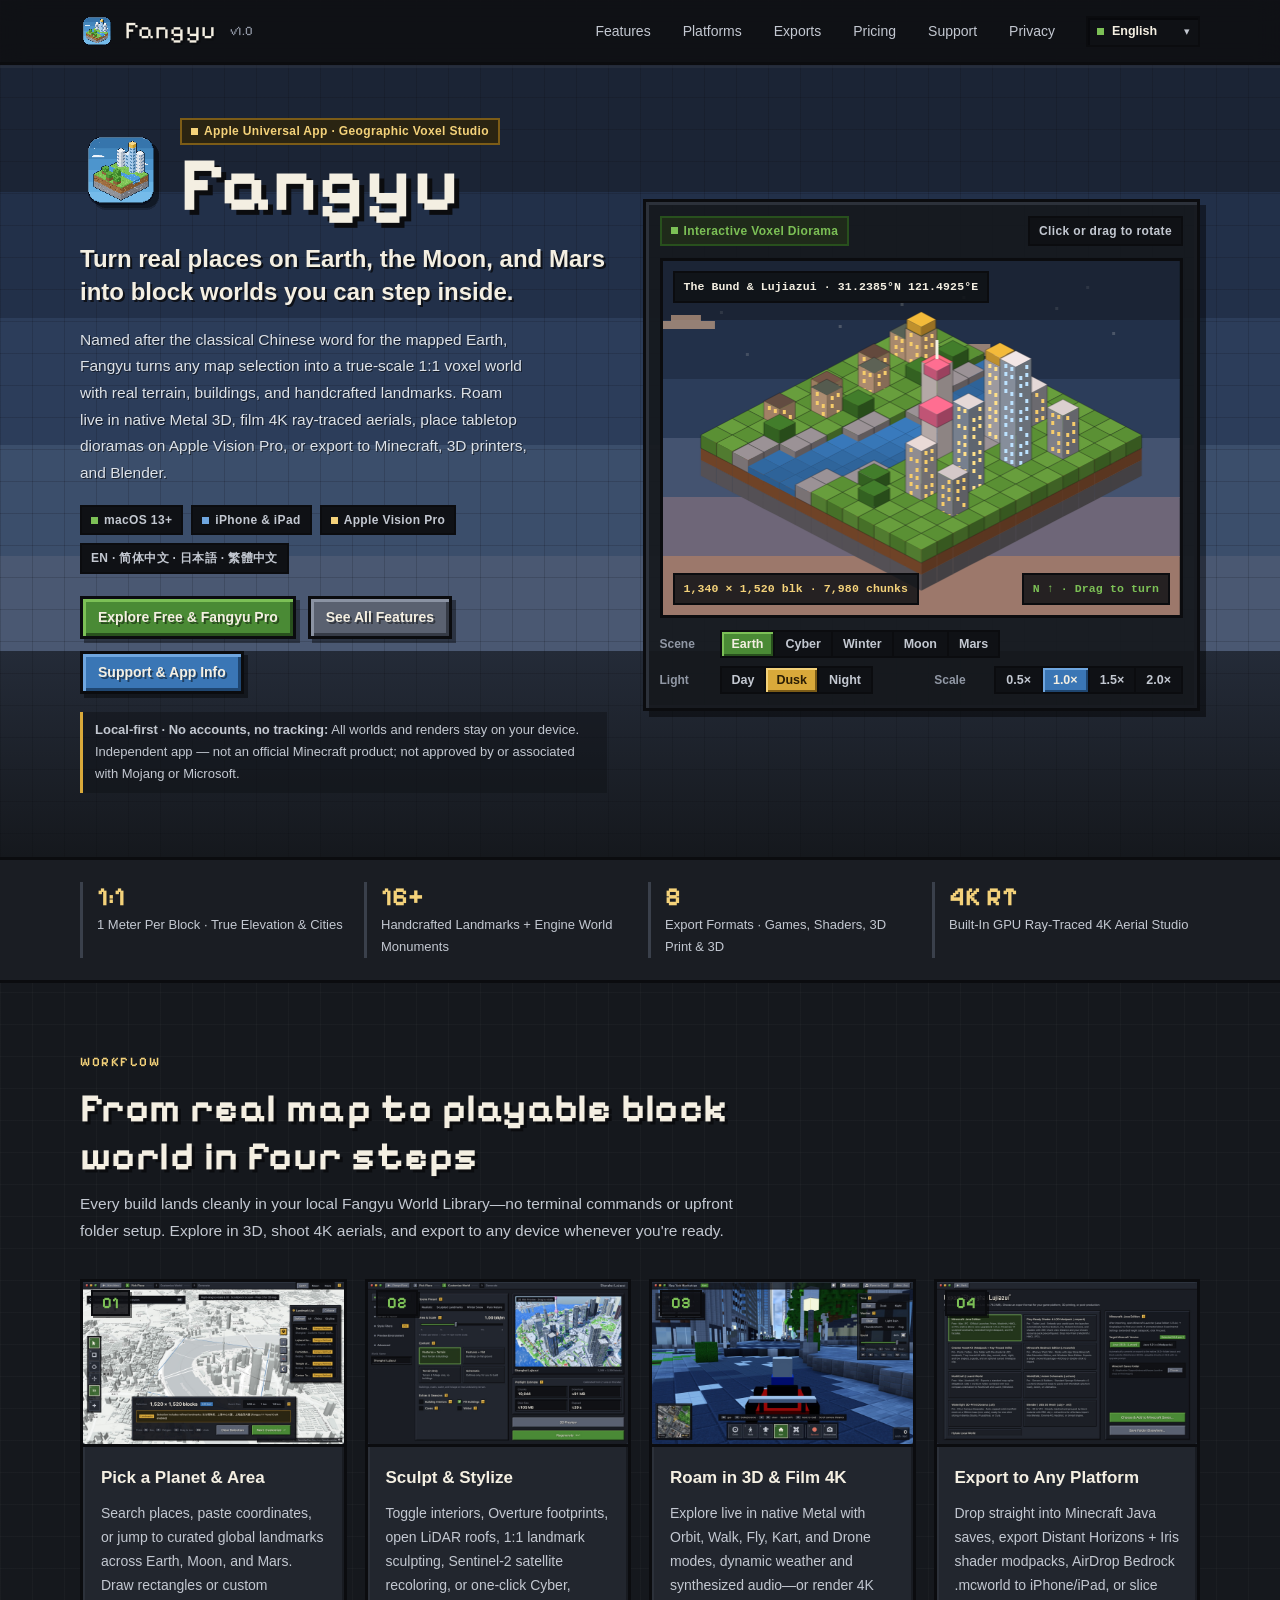
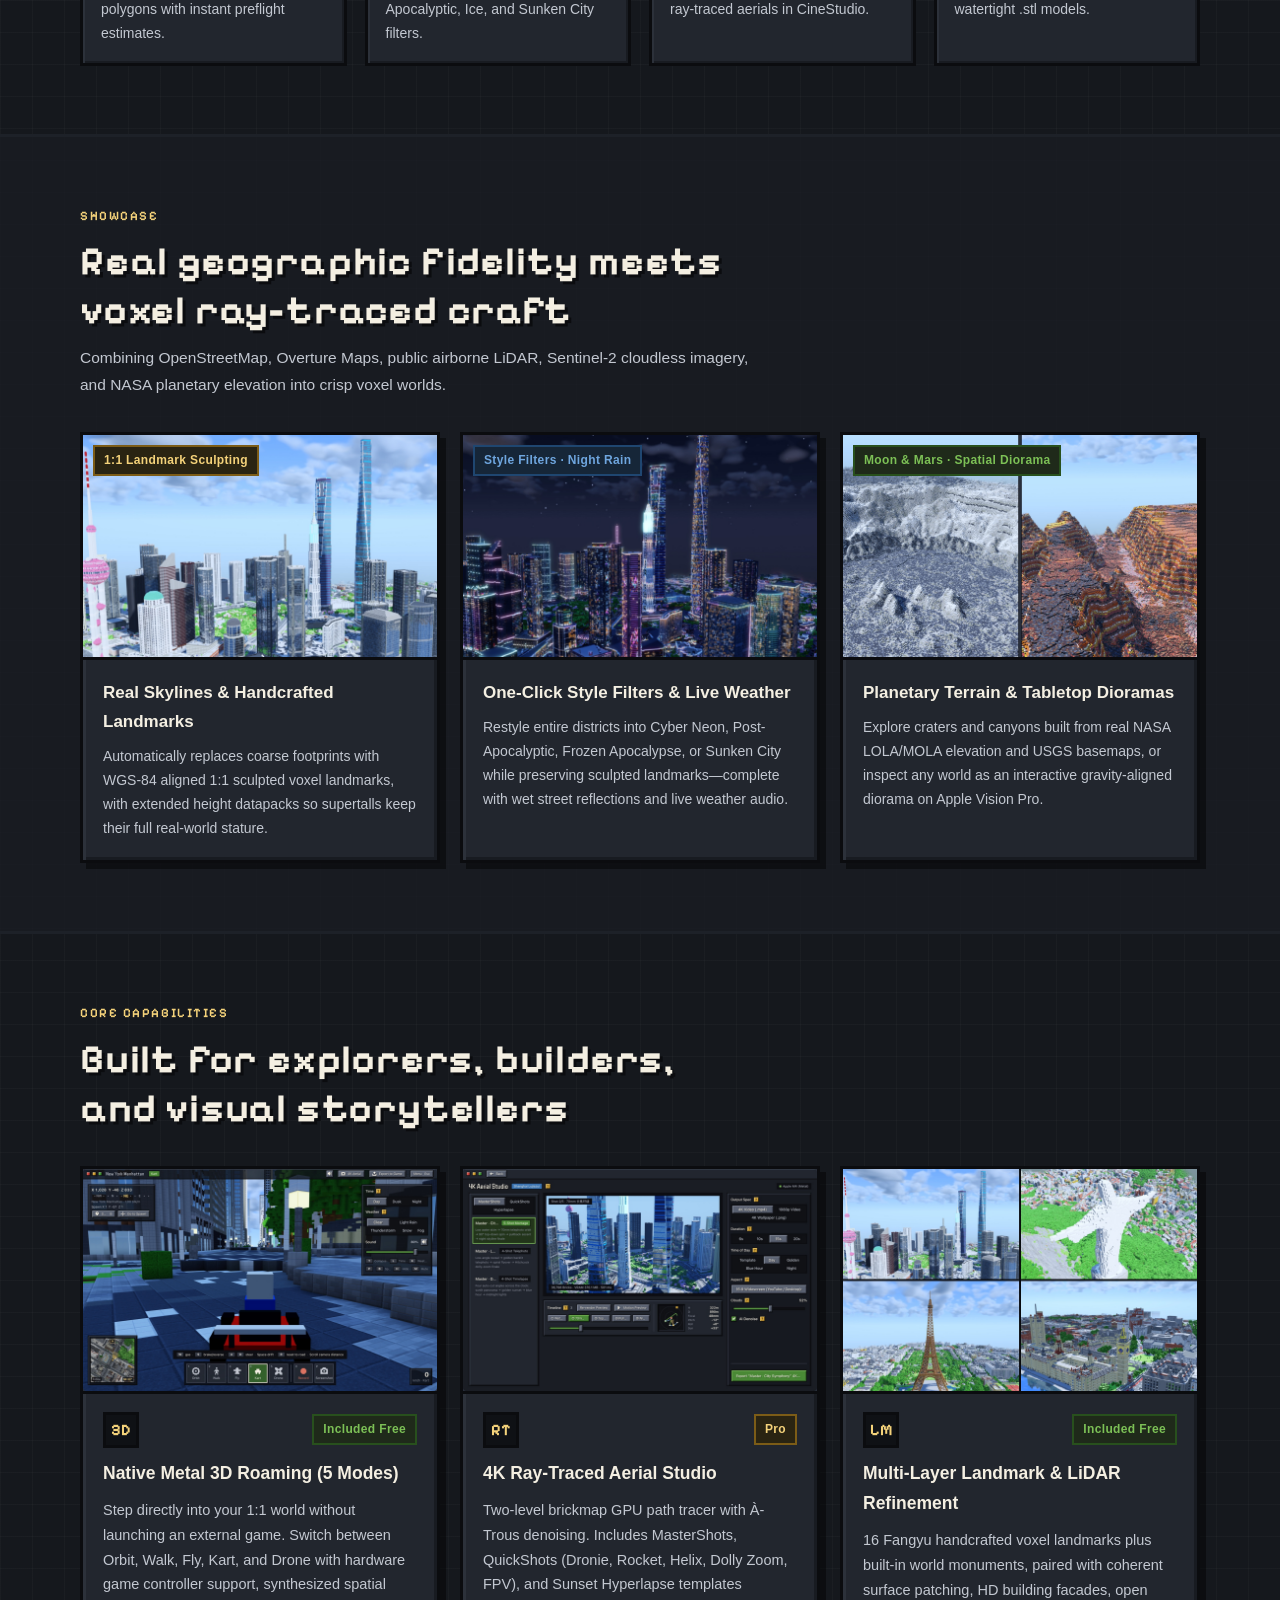
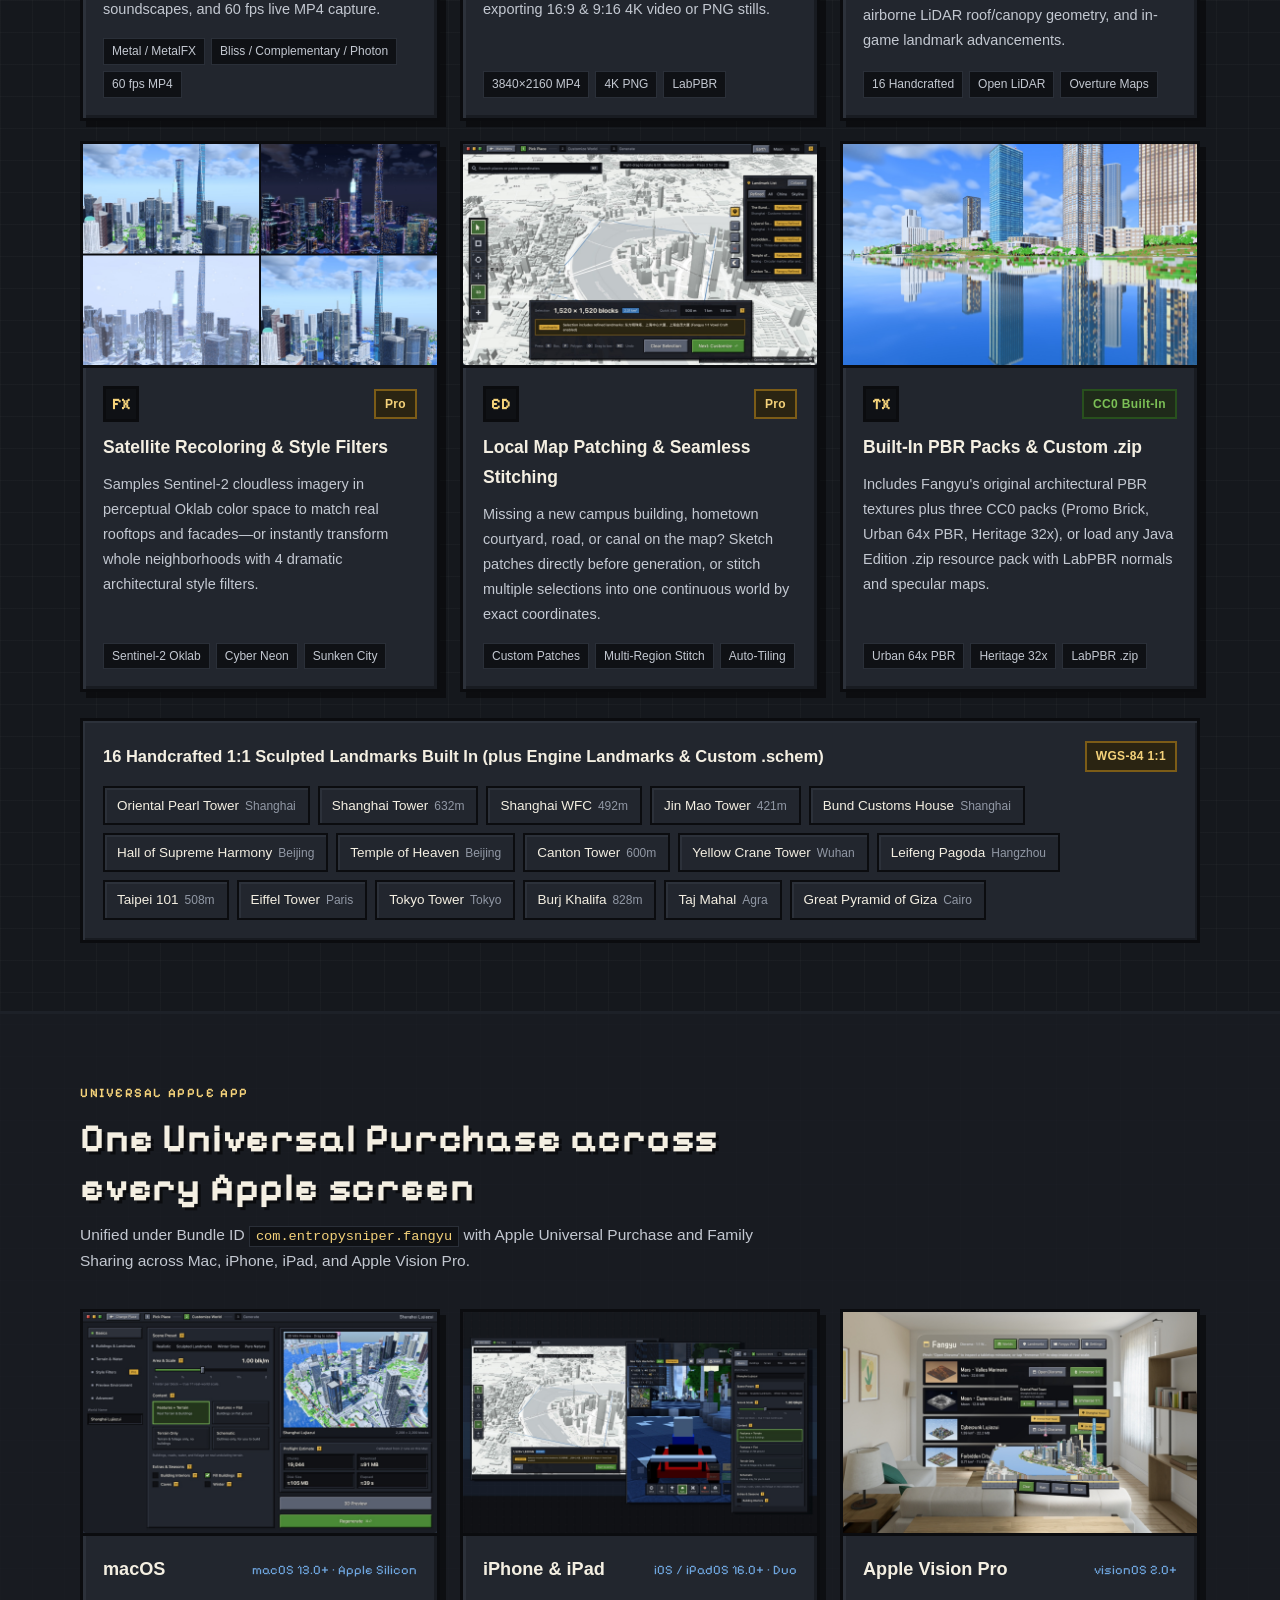
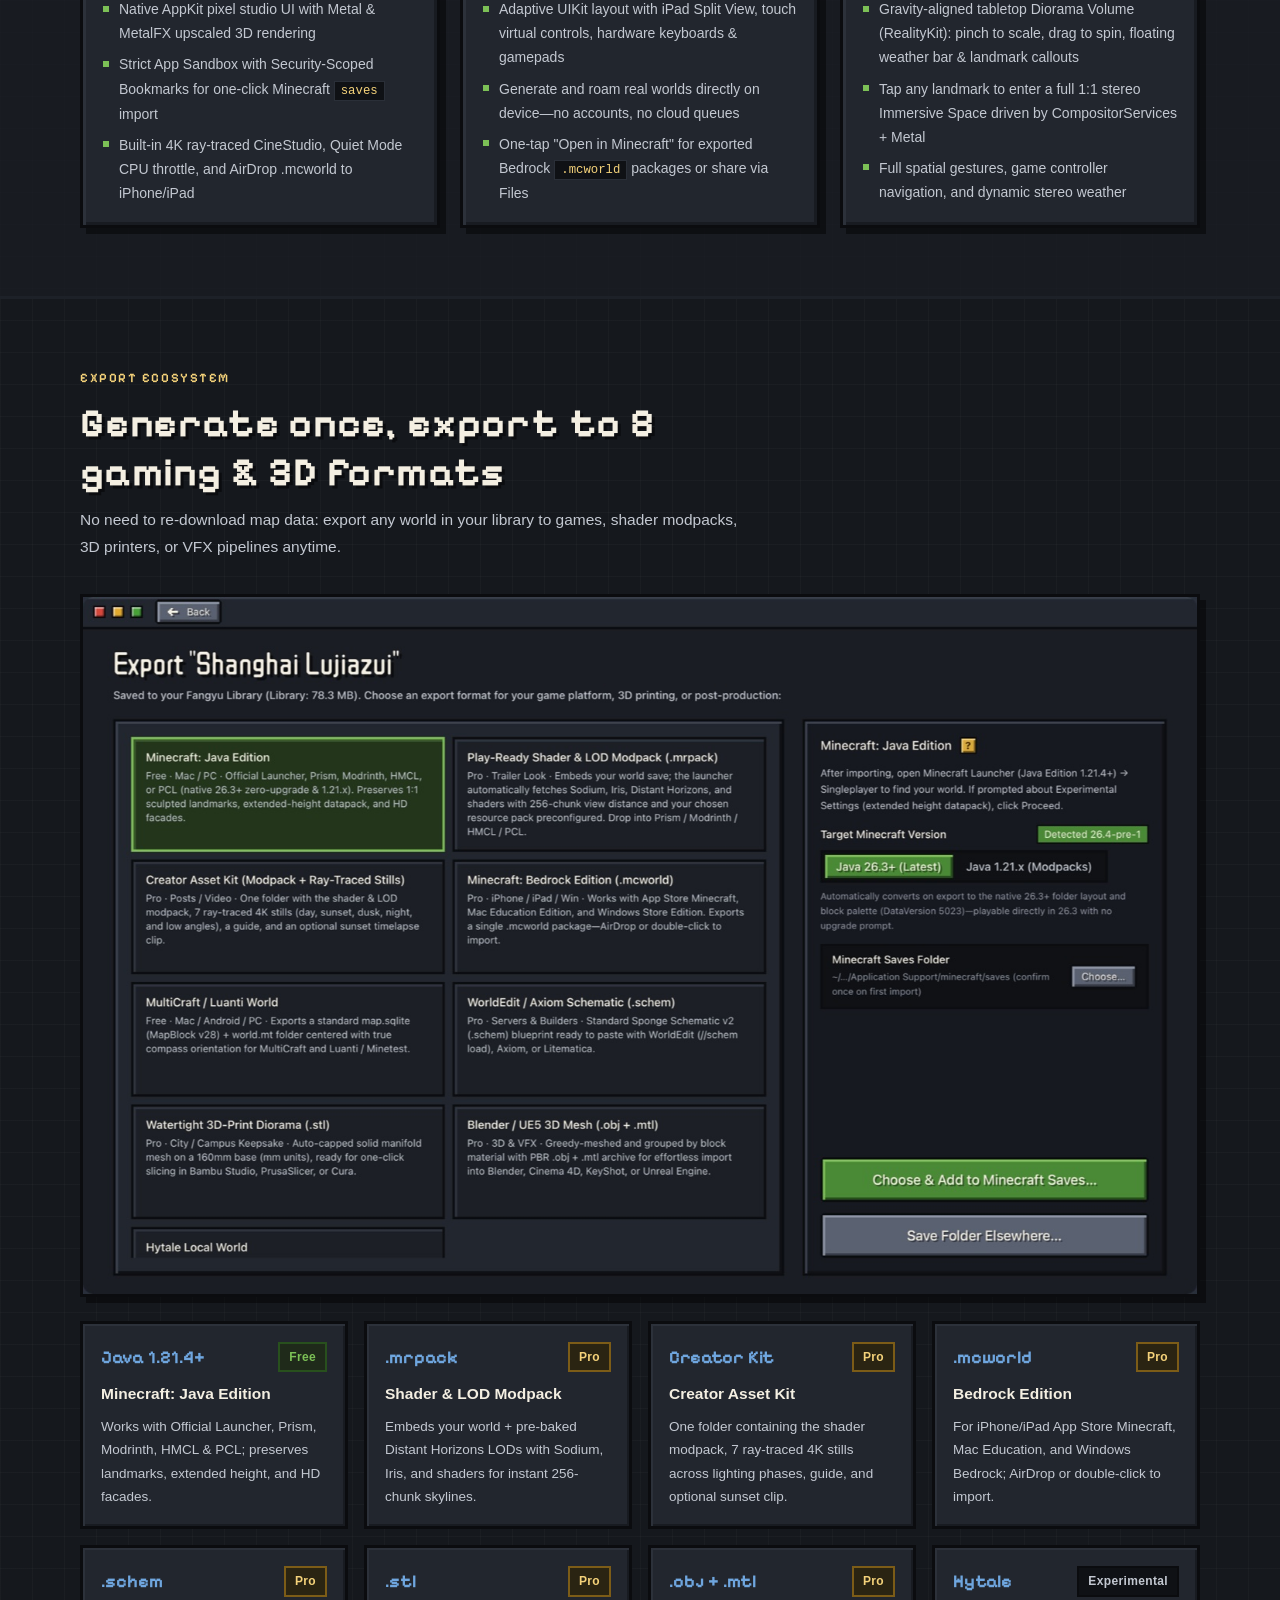
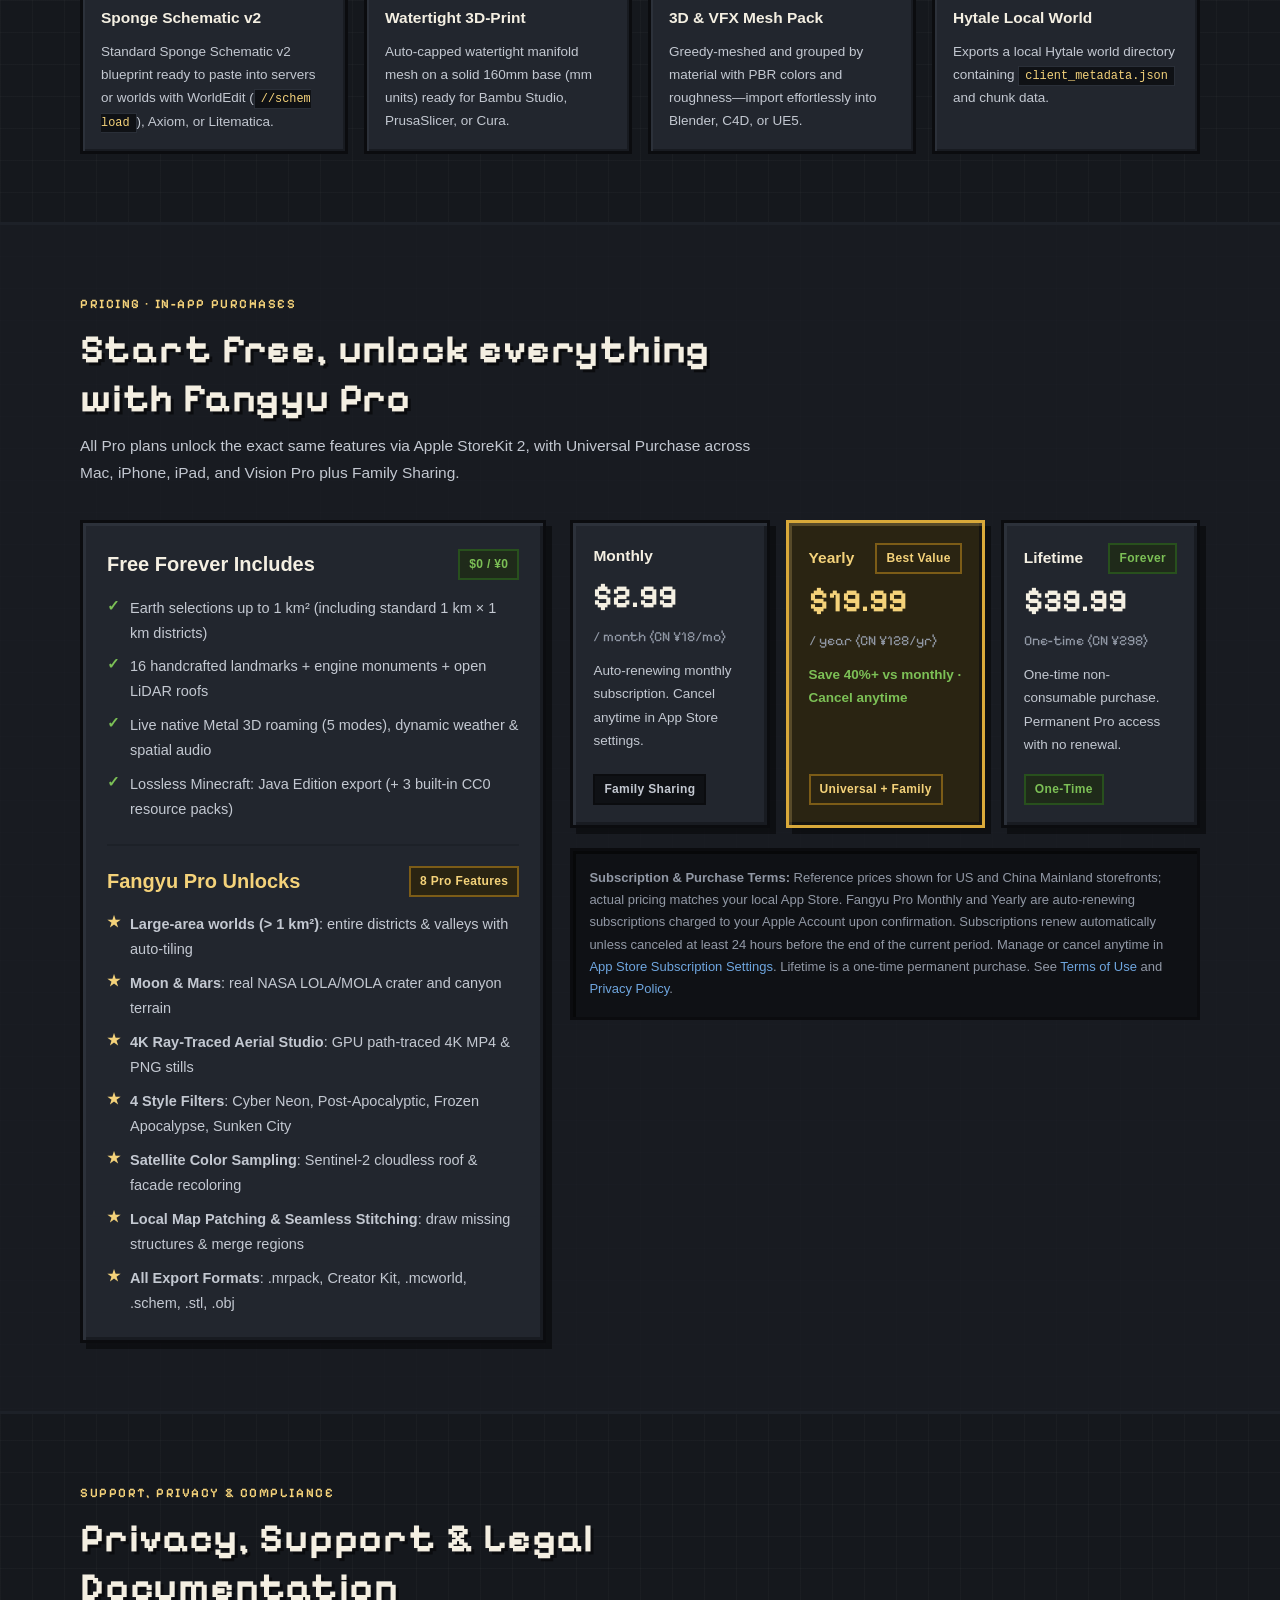
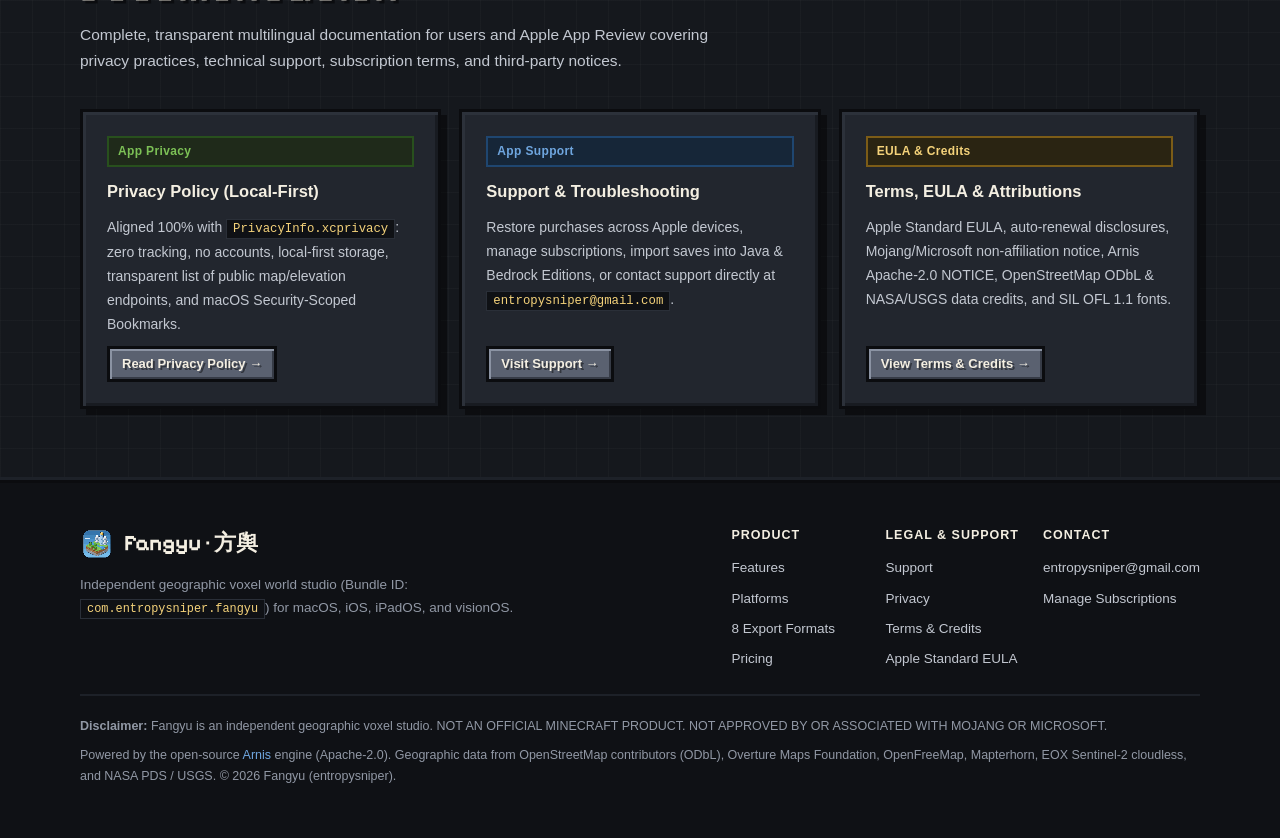
<file: index.html>
<!doctype html>
<html lang="en" data-lang="en">
<head>
  <meta charset="utf-8" />
  <meta name="viewport" content="width=device-width, initial-scale=1, viewport-fit=cover" />
  <title>Fangyu — Turn Real Places Into Block Worlds</title>
  <meta name="description" content="Fangyu is a local-first geographic voxel world studio for macOS, iPhone, iPad, and Apple Vision Pro: select any area on Earth, the Moon, or Mars to build 1:1 terrain and handcrafted landmarks, roam live in native Metal 3D, film 4K ray-traced aerials, and export to Minecraft, 3D printing, and Blender." />
  <meta name="theme-color" content="#15181D" />
  <meta property="og:type" content="website" />
  <meta property="og:title" content="Fangyu — Turn Real Places Into Block Worlds" />
  <meta property="og:description" content="Select any place on Earth, the Moon, or Mars to build a 1:1 block world you can explore in native Metal 3D, film in 4K ray tracing, and export across platforms." />
  <meta property="og:image" content="./assets/showcase-bund.jpg?v=20261127b" />
  <link rel="icon" type="image/png" href="./assets/favicon.png" />
  <link rel="apple-touch-icon" href="./assets/apple-touch-icon.png" />
  <link rel="preconnect" href="https://fonts.googleapis.com" />
  <link rel="preconnect" href="https://fonts.gstatic.com" crossorigin />
  <link href="https://fonts.googleapis.com/css2?family=Pixelify+Sans:wght@500;700&family=ZCOOL+QingKe+HuangYou&display=swap" rel="stylesheet" />
  <link rel="stylesheet" href="./assets/fangyu.css?v=20261127b" />
  <script src="./assets/i18n-home.js"></script>
  <script src="./assets/site.js?v=20261127b"></script>
</head>
<body>

  <!-- Top Navigation -->
  <header class="site-nav">
    <div class="wrap nav-inner">
      <a class="brand" href="./index.html" aria-label="Fangyu Home">
        <img class="brand-icon" src="./assets/app-icon-256.png" alt="Fangyu App Icon" width="34" height="34" />
        <span class="brand-name" data-t="brand.name">Fangyu</span>
        <span class="brand-sub">v1.0</span>
      </a>

      <nav class="nav-links" aria-label="Primary">
        <a href="#features" data-t="nav.features">Features</a>
        <a href="#platforms" data-t="nav.platforms">Platforms</a>
        <a href="#exports" data-t="nav.exports">Exports</a>
        <a href="#pricing" data-t="nav.pricing">Pricing</a>
        <a href="./support.html" data-t="nav.support">Support</a>
        <a href="./privacy.html" data-t="nav.privacy">Privacy</a>
      </nav>

      <div class="lang-select-wrap">
        <select class="lang-select" data-lang-select aria-label="Language">
          <option value="en" selected>English</option>
          <option value="zh">简体中文</option>
          <option value="de">Deutsch</option>
          <option value="pt">Português</option>
          <option value="es">Español</option>
          <option value="ja">日本語</option>
          <option value="ko">한국어</option>
        </select>
      </div>
    </div>
  </header>

  <main>
    <!-- Hero Section -->
    <section class="hero">
      <div class="wrap hero-grid">
        <div class="hero-copy">
          <div class="hero-brand-row">
            <img class="hero-app-icon" src="./assets/app-icon-256.png" alt="Fangyu App Icon" width="82" height="82" />
            <div>
              <span class="px-badge px-badge-gold">
                <span class="dot" style="background: var(--gold-hi);"></span>
                <span data-t="hero.eyebrow">Apple Universal App · Geographic Voxel Studio</span>
              </span>
              <h1 class="hero-title" data-t="brand.name">Fangyu</h1>
            </div>
          </div>

          <p class="hero-tagline" data-t="hero.tagline">Turn real places on Earth, the Moon, and Mars into block worlds you can step inside.</p>

          <p class="hero-lede" data-t="hero.lede">
            Named after the classical Chinese word for the mapped Earth, Fangyu turns any map selection into a true-scale 1:1 voxel world with real terrain, buildings, and handcrafted landmarks. Roam live in native Metal 3D, film 4K ray-traced aerials, place tabletop dioramas on Apple Vision Pro, or export to Minecraft, 3D printers, and Blender.
          </p>

          <div class="hero-platforms">
            <span class="px-badge"><span class="dot" style="background: var(--grass-hi);"></span>macOS 13+</span>
            <span class="px-badge"><span class="dot" style="background: var(--water-hi);"></span>iPhone &amp; iPad</span>
            <span class="px-badge"><span class="dot" style="background: var(--gold-hi);"></span>Apple Vision Pro</span>
            <span class="px-badge">EN · 简体中文 · 日本語 · 繁體中文</span>
          </div>

          <div class="hero-actions">
            <a class="px-btn px-btn-primary" href="#pricing" data-t="hero.cta_pricing">Explore Free &amp; Fangyu Pro</a>
            <a class="px-btn px-btn-stone" href="#features" data-t="hero.cta_features">See All Features</a>
            <a class="px-btn px-btn-water" href="./support.html" data-t="hero.cta_support">Support &amp; App Info</a>
          </div>

          <p class="hero-note" data-t-html="hero.note">
            <strong>Local-first · No accounts, no tracking:</strong> All worlds and renders stay on your device. Independent app — not an official Minecraft product; not approved by or associated with Mojang or Microsoft.
          </p>
        </div>

        <!-- Interactive Voxel Diorama -->
        <div class="px-panel diorama-shell" aria-label="Interactive Voxel Diorama Preview">
          <div class="diorama-top">
            <span class="px-badge px-badge-green">
              <span class="dot" style="background: var(--grass-hi);"></span>
              <span data-t="diorama.badge">Interactive Voxel Diorama</span>
            </span>
            <span class="px-badge" data-t="diorama.hint">Click or drag to rotate</span>
          </div>

          <div class="diorama-canvas-wrap">
            <canvas id="fy-diorama" role="img" aria-label="Interactive isometric voxel diorama of Shanghai Bund and Lujiazui, Moon crater, and Mars canyon"></canvas>
            <div class="diorama-hud-tl" id="diorama-place">The Bund &amp; Lujiazui · 31.2385°N 121.4925°E</div>
            <div class="diorama-hud-bl" id="diorama-stats">1,340 × 1,520 blk · 7,980 chunks</div>
            <div class="diorama-hud-br" id="diorama-angle">N ↑ · Drag to turn</div>
          </div>

          <div class="diorama-controls">
            <div class="seg-row">
              <span class="seg-label" data-t="diorama.scene">Scene</span>
              <div class="seg-group" role="group" aria-label="Scene selector">
                <button type="button" class="seg-btn is-on" data-scene="earth" data-t="diorama.earth">Earth</button>
                <button type="button" class="seg-btn" data-scene="cyber" data-t="diorama.cyber">Cyber</button>
                <button type="button" class="seg-btn" data-scene="winter" data-t="diorama.winter">Winter</button>
                <button type="button" class="seg-btn" data-scene="moon" data-t="diorama.moon">Moon</button>
                <button type="button" class="seg-btn" data-scene="mars" data-t="diorama.mars">Mars</button>
              </div>
            </div>
            <div class="seg-row">
              <span class="seg-label" data-t="diorama.light">Light</span>
              <div class="seg-group" role="group" aria-label="Time of day">
                <button type="button" class="seg-btn" data-light="day" data-t="diorama.day">Day</button>
                <button type="button" class="seg-btn is-on-gold" data-light="dusk" data-t="diorama.dusk">Dusk</button>
                <button type="button" class="seg-btn" data-light="night" data-t="diorama.night">Night</button>
              </div>
              <span class="seg-label" style="margin-left: auto;" data-t="diorama.scale">Scale</span>
              <div class="seg-group" role="group" aria-label="Scale selector">
                <button type="button" class="seg-btn" data-scale="0.5">0.5×</button>
                <button type="button" class="seg-btn is-on-water" data-scale="1">1.0×</button>
                <button type="button" class="seg-btn" data-scale="1.5">1.5×</button>
                <button type="button" class="seg-btn" data-scale="2">2.0×</button>
              </div>
            </div>
          </div>
        </div>
      </div>
    </section>

    <!-- Key Numbers Strip -->
    <section class="stats-strip" aria-label="Key capabilities">
      <div class="wrap stats-grid">
        <div class="stat-item">
          <div class="stat-num">1:1</div>
          <div class="stat-label" data-t="stats.1">1 Meter Per Block · True Elevation &amp; Cities</div>
        </div>
        <div class="stat-item">
          <div class="stat-num">16+</div>
          <div class="stat-label" data-t="stats.2">Handcrafted Landmarks + Engine World Monuments</div>
        </div>
        <div class="stat-item">
          <div class="stat-num">8</div>
          <div class="stat-label" data-t="stats.3">Export Formats · Games, Shaders, 3D Print &amp; 3D</div>
        </div>
        <div class="stat-item">
          <div class="stat-num">4K RT</div>
          <div class="stat-label" data-t="stats.4">Built-In GPU Ray-Traced 4K Aerial Studio</div>
        </div>
      </div>
    </section>

    <!-- 4-Step Workflow -->
    <section class="sec">
      <div class="wrap">
        <div class="sec-head">
          <span class="sec-eyebrow">WORKFLOW</span>
          <h2 class="sec-title" data-t="wf.title">From real map to playable block world in four steps</h2>
          <p class="sec-desc" data-t="wf.desc">Every build lands cleanly in your local Fangyu World Library—no terminal commands or upfront folder setup. Explore in 3D, shoot 4K aerials, and export to any device whenever you're ready.</p>
        </div>

        <ol class="steps-grid">
          <li class="px-panel-flat step-card">
            <div class="step-shot">
              <img src="./assets/feat-map-3d.jpg" alt="Fangyu live 3D map selection across Shanghai Lujiazui" loading="lazy" width="1440" height="900" data-zoom />
              <span class="step-num">01</span>
            </div>
            <div class="step-body">
              <h3 data-t="wf.s1.t">Pick a Planet &amp; Area</h3>
              <p data-t="wf.s1.d">Search places, paste coordinates, or jump to curated global landmarks across Earth, Moon, and Mars. Draw rectangles or custom polygons with instant preflight estimates.</p>
            </div>
          </li>
          <li class="px-panel-flat step-card">
            <div class="step-shot">
              <img src="./assets/feat-customize.jpg" alt="Fangyu customize world parameters and interactive 3D mini preview" loading="lazy" width="1440" height="900" data-zoom />
              <span class="step-num">02</span>
            </div>
            <div class="step-body">
              <h3 data-t="wf.s2.t">Sculpt &amp; Stylize</h3>
              <p data-t="wf.s2.d">Toggle interiors, Overture footprints, open LiDAR roofs, 1:1 landmark sculpting, Sentinel-2 satellite recoloring, or one-click Cyber, Apocalyptic, Ice, and Sunken City filters.</p>
            </div>
          </li>
          <li class="px-panel-flat step-card">
            <div class="step-shot">
              <img src="./assets/feat-kart-roam.jpg" alt="Fangyu native Metal 3D street karting in New York Manhattan" loading="lazy" width="1440" height="900" data-zoom />
              <span class="step-num">03</span>
            </div>
            <div class="step-body">
              <h3 data-t="wf.s3.t">Roam in 3D &amp; Film 4K</h3>
              <p data-t="wf.s3.d">Explore live in native Metal with Orbit, Walk, Fly, Kart, and Drone modes, dynamic weather and synthesized audio—or render 4K ray-traced aerials in CineStudio.</p>
            </div>
          </li>
          <li class="px-panel-flat step-card">
            <div class="step-shot">
              <img src="./assets/feat-export.jpg" alt="Fangyu multi-format export dialog supporting Java 26.3+, MultiCraft, Bedrock, STL and OBJ" loading="lazy" width="1440" height="900" data-zoom />
              <span class="step-num">04</span>
            </div>
            <div class="step-body">
              <h3 data-t="wf.s4.t">Export to Any Platform</h3>
              <p data-t="wf.s4.d">Drop straight into Minecraft Java saves, export Distant Horizons + Iris shader modpacks, AirDrop Bedrock .mcworld to iPhone/iPad, or slice watertight .stl models.</p>
            </div>
          </li>
        </ol>
      </div>
    </section>

    <!-- Visual Showcase Gallery -->
    <section class="sec sec-alt">
      <div class="wrap">
        <div class="sec-head">
          <span class="sec-eyebrow">SHOWCASE</span>
          <h2 class="sec-title" data-t="gal.title">Real geographic fidelity meets voxel ray-traced craft</h2>
          <p class="sec-desc" data-t="gal.desc">Combining OpenStreetMap, Overture Maps, public airborne LiDAR, Sentinel-2 cloudless imagery, and NASA planetary elevation into crisp voxel worlds.</p>
        </div>

        <div class="gallery-grid">
          <article class="px-panel gallery-card">
            <div class="gallery-img-wrap">
              <img src="./assets/showcase-bund.jpg?v=20261127b" alt="Real Fangyu 1:1 voxel render of Shanghai Lujiazui skyline with Oriental Pearl Tower and Shanghai Tower" loading="lazy" width="1440" height="900" data-zoom />
              <span class="px-badge px-badge-gold gallery-tag" data-t="gal.c1.tag">1:1 Landmark Sculpting</span>
            </div>
            <div class="gallery-body">
              <h3 data-t="gal.c1.t">Real Skylines &amp; Handcrafted Landmarks</h3>
              <p data-t="gal.c1.d">Automatically replaces coarse footprints with WGS-84 aligned 1:1 sculpted voxel landmarks, with extended height datapacks so supertalls keep their full real-world stature.</p>
            </div>
          </article>

          <article class="px-panel gallery-card">
            <div class="gallery-img-wrap">
              <img src="./assets/showcase-cyber.jpg?v=20261127b" alt="Real Fangyu Cyberpunk Neon style filter render of Lujiazui skyline at night" loading="lazy" width="1440" height="900" data-zoom />
              <span class="px-badge px-badge-water gallery-tag" data-t="gal.c2.tag">Style Filters · Night Rain</span>
            </div>
            <div class="gallery-body">
              <h3 data-t="gal.c2.t">One-Click Style Filters &amp; Live Weather</h3>
              <p data-t="gal.c2.d">Restyle entire districts into Cyber Neon, Post-Apocalyptic, Frozen Apocalypse, or Sunken City while preserving sculpted landmarks—complete with wet street reflections and live weather audio.</p>
            </div>
          </article>

          <article class="px-panel gallery-card">
            <div class="gallery-img-wrap">
              <img src="./assets/showcase-planets.jpg?v=20261127b" alt="Real Fangyu NASA orbital elevation renders of Moon Copernicus Crater and Mars Valles Marineris" loading="lazy" width="1440" height="900" data-zoom />
              <span class="px-badge px-badge-green gallery-tag" data-t="gal.c3.tag">Moon &amp; Mars · Spatial Diorama</span>
            </div>
            <div class="gallery-body">
              <h3 data-t="gal.c3.t">Planetary Terrain &amp; Tabletop Dioramas</h3>
              <p data-t="gal.c3.d">Explore craters and canyons built from real NASA LOLA/MOLA elevation and USGS basemaps, or inspect any world as an interactive gravity-aligned diorama on Apple Vision Pro.</p>
            </div>
          </article>
        </div>
      </div>
    </section>

    <!-- Core Features Bento -->
    <section class="sec" id="features">
      <div class="wrap">
        <div class="sec-head">
          <span class="sec-eyebrow">CORE CAPABILITIES</span>
          <h2 class="sec-title" data-t="feat.title">Built for explorers, builders, and visual storytellers</h2>
        </div>

        <div class="features-grid">
          <div class="px-panel feat-card">
            <div class="feat-media">
              <img src="./assets/feat-kart-roam.jpg" alt="Native Metal 3D street karting with minimap, compass, and 5 camera modes" loading="lazy" width="1440" height="900" data-zoom />
            </div>
            <div class="feat-body">
              <div class="feat-head">
                <div class="feat-icon">3D</div>
                <span class="px-badge px-badge-green" data-t="badge.free_inc">Included Free</span>
              </div>
              <h3 data-t="feat.f1.t">Native Metal 3D Roaming (5 Modes)</h3>
              <p data-t="feat.f1.d">Step directly into your 1:1 world without launching an external game. Switch between Orbit, Walk, Fly, Kart, and Drone with hardware game controller support, synthesized spatial soundscapes, and 60 fps live MP4 capture.</p>
              <div class="feat-tags">
                <span>Metal / MetalFX</span><span>Bliss / Complementary / Photon</span><span>60 fps MP4</span>
              </div>
            </div>
          </div>

          <div class="px-panel feat-card">
            <div class="feat-media">
              <img src="./assets/feat-cine-4k.jpg" alt="4K Metal hardware ray-traced aerial studio with MasterShots and flight radar" loading="lazy" width="1440" height="900" data-zoom />
            </div>
            <div class="feat-body">
              <div class="feat-head">
                <div class="feat-icon">RT</div>
                <span class="px-badge px-badge-gold">Pro</span>
              </div>
              <h3 data-t="feat.f2.t">4K Ray-Traced Aerial Studio</h3>
              <p data-t="feat.f2.d">Two-level brickmap GPU path tracer with À-Trous denoising. Includes MasterShots, QuickShots (Dronie, Rocket, Helix, Dolly Zoom, FPV), and Sunset Hyperlapse templates exporting 16:9 &amp; 9:16 4K video or PNG stills.</p>
              <div class="feat-tags">
                <span>3840×2160 MP4</span><span>4K PNG</span><span>LabPBR</span>
              </div>
            </div>
          </div>

          <div class="px-panel feat-card">
            <div class="feat-media">
              <img src="./assets/feat-landmarks-4x.jpg" alt="4 real Fangyu 1:1 landmarks: Shanghai Lujiazui, Rio Christ the Redeemer, Eiffel Tower, and Big Ben" loading="lazy" width="1440" height="900" data-zoom />
            </div>
            <div class="feat-body">
              <div class="feat-head">
                <div class="feat-icon">LM</div>
                <span class="px-badge px-badge-green" data-t="badge.free_inc">Included Free</span>
              </div>
              <h3 data-t="feat.f3.t">Multi-Layer Landmark &amp; LiDAR Refinement</h3>
              <p data-t="feat.f3.d">16 Fangyu handcrafted voxel landmarks plus built-in world monuments, paired with coherent surface patching, HD building facades, open airborne LiDAR roof/canopy geometry, and in-game landmark advancements.</p>
              <div class="feat-tags">
                <span>16 Handcrafted</span><span>Open LiDAR</span><span>Overture Maps</span>
              </div>
            </div>
          </div>

          <div class="px-panel feat-card">
            <div class="feat-media">
              <img src="./assets/feat-filters-4x.jpg" alt="4 Fangyu style filters compared side by side: Realistic, Cyberpunk Neon, Frozen Apocalypse, and Sunken City" loading="lazy" width="1440" height="900" data-zoom />
            </div>
            <div class="feat-body">
              <div class="feat-head">
                <div class="feat-icon">FX</div>
                <span class="px-badge px-badge-gold">Pro</span>
              </div>
              <h3 data-t="feat.f4.t">Satellite Recoloring &amp; Style Filters</h3>
              <p data-t="feat.f4.d">Samples Sentinel-2 cloudless imagery in perceptual Oklab color space to match real rooftops and facades—or instantly transform whole neighborhoods with 4 dramatic architectural style filters.</p>
              <div class="feat-tags">
                <span>Sentinel-2 Oklab</span><span>Cyber Neon</span><span>Sunken City</span>
              </div>
            </div>
          </div>

          <div class="px-panel feat-card">
            <div class="feat-media">
              <img src="./assets/feat-map-3d.jpg" alt="Interactive 3D map selection with rectangle, polygon, and custom patch drawing tools" loading="lazy" width="1440" height="900" data-zoom />
            </div>
            <div class="feat-body">
              <div class="feat-head">
                <div class="feat-icon">ED</div>
                <span class="px-badge px-badge-gold">Pro</span>
              </div>
              <h3 data-t="feat.f5.t">Local Map Patching &amp; Seamless Stitching</h3>
              <p data-t="feat.f5.d">Missing a new campus building, hometown courtyard, road, or canal on the map? Sketch patches directly before generation, or stitch multiple selections into one continuous world by exact coordinates.</p>
              <div class="feat-tags">
                <span>Custom Patches</span><span>Multi-Region Stitch</span><span>Auto-Tiling</span>
              </div>
            </div>
          </div>

          <div class="px-panel feat-card">
            <div class="feat-media">
              <img src="./assets/feat-pbr-water.jpg" alt="Real Metal PBR rendering with reflective waterfront skyscrapers and cherry blossoms" loading="lazy" width="1440" height="900" data-zoom />
            </div>
            <div class="feat-body">
              <div class="feat-head">
                <div class="feat-icon">TX</div>
                <span class="px-badge px-badge-green" data-t="badge.cc0">CC0 Built-In</span>
              </div>
              <h3 data-t="feat.f6.t">Built-In PBR Packs &amp; Custom .zip</h3>
              <p data-t="feat.f6.d">Includes Fangyu's original architectural PBR textures plus three CC0 packs (Promo Brick, Urban 64x PBR, Heritage 32x), or load any Java Edition .zip resource pack with LabPBR normals and specular maps.</p>
              <div class="feat-tags">
                <span>Urban 64x PBR</span><span>Heritage 32x</span><span>LabPBR .zip</span>
              </div>
            </div>
          </div>
        </div>

        <!-- Built-in 16 Sculpted Landmarks Showcase -->
        <div class="px-panel-flat" style="margin-top: 26px;">
          <div style="display: flex; align-items: center; justify-content: space-between; flex-wrap: wrap; gap: 10px; margin-bottom: 14px;">
            <h3 style="font-size: 16.5px;" data-t="lm.title">16 Handcrafted 1:1 Sculpted Landmarks Built In (plus Engine Landmarks &amp; Custom .schem)</h3>
            <span class="px-badge px-badge-gold">WGS-84 1:1</span>
          </div>
          <div class="landmark-wall">
            <span class="landmark-chip"><span data-t="lm.1">Oriental Pearl Tower</span><small>Shanghai</small></span>
            <span class="landmark-chip"><span data-t="lm.2">Shanghai Tower</span><small>632m</small></span>
            <span class="landmark-chip"><span data-t="lm.3">Shanghai WFC</span><small>492m</small></span>
            <span class="landmark-chip"><span data-t="lm.4">Jin Mao Tower</span><small>421m</small></span>
            <span class="landmark-chip"><span data-t="lm.5">Bund Customs House</span><small>Shanghai</small></span>
            <span class="landmark-chip"><span data-t="lm.6">Hall of Supreme Harmony</span><small>Beijing</small></span>
            <span class="landmark-chip"><span data-t="lm.7">Temple of Heaven</span><small>Beijing</small></span>
            <span class="landmark-chip"><span data-t="lm.8">Canton Tower</span><small>600m</small></span>
            <span class="landmark-chip"><span data-t="lm.9">Yellow Crane Tower</span><small>Wuhan</small></span>
            <span class="landmark-chip"><span data-t="lm.10">Leifeng Pagoda</span><small>Hangzhou</small></span>
            <span class="landmark-chip"><span data-t="lm.11">Taipei 101</span><small>508m</small></span>
            <span class="landmark-chip"><span data-t="lm.12">Eiffel Tower</span><small>Paris</small></span>
            <span class="landmark-chip"><span data-t="lm.13">Tokyo Tower</span><small>Tokyo</small></span>
            <span class="landmark-chip"><span data-t="lm.14">Burj Khalifa</span><small>828m</small></span>
            <span class="landmark-chip"><span data-t="lm.15">Taj Mahal</span><small>Agra</small></span>
            <span class="landmark-chip"><span data-t="lm.16">Great Pyramid of Giza</span><small>Cairo</small></span>
          </div>
        </div>
      </div>
    </section>

    <!-- Apple Ecosystem Section -->
    <section class="sec sec-alt" id="platforms">
      <div class="wrap">
        <div class="sec-head">
          <span class="sec-eyebrow">UNIVERSAL APPLE APP</span>
          <h2 class="sec-title" data-t="plat.title">One Universal Purchase across every Apple screen</h2>
          <p class="sec-desc" data-t-html="plat.desc">Unified under Bundle ID <code>com.entropysniper.fangyu</code> with Apple Universal Purchase and Family Sharing across Mac, iPhone, iPad, and Apple Vision Pro.</p>
        </div>

        <div class="platforms-grid">
          <div class="px-panel plat-card">
            <div class="plat-media">
              <img src="./assets/feat-customize.jpg" alt="Fangyu native macOS AppKit pixel studio with live 3D mini preview" loading="lazy" width="1440" height="900" data-zoom />
            </div>
            <div class="plat-body">
              <div style="display: flex; justify-content: space-between; align-items: center;">
                <h3>macOS</h3>
                <span class="plat-req">macOS 13.0+ · Apple Silicon</span>
              </div>
              <ul class="plat-list">
                <li data-t="plat.mac.1">Native AppKit pixel studio UI with Metal &amp; MetalFX upscaled 3D rendering</li>
                <li data-t-html="plat.mac.2">Strict App Sandbox with Security-Scoped Bookmarks for one-click Minecraft <code>saves</code> import</li>
                <li data-t="plat.mac.3">Built-in 4K ray-traced CineStudio, Quiet Mode CPU throttle, and AirDrop .mcworld to iPhone/iPad</li>
              </ul>
            </div>
          </div>

          <div class="px-panel plat-card">
            <div class="plat-media">
              <img src="./assets/plat-ios-duo-ipad.jpg" alt="Fangyu adaptive UIKit app running on iPad, iPhone Duo foldable, and iPhone" loading="lazy" width="1440" height="900" data-zoom />
            </div>
            <div class="plat-body">
              <div style="display: flex; justify-content: space-between; align-items: center;">
                <h3>iPhone &amp; iPad</h3>
                <span class="plat-req">iOS / iPadOS 16.0+ · Duo</span>
              </div>
              <ul class="plat-list">
                <li data-t="plat.ios.1">Adaptive UIKit layout with iPad Split View, touch virtual controls, hardware keyboards &amp; gamepads</li>
                <li data-t="plat.ios.2">Generate and roam real worlds directly on device—no accounts, no cloud queues</li>
                <li data-t-html="plat.ios.3">One-tap "Open in Minecraft" for exported Bedrock <code>.mcworld</code> packages or share via Files</li>
              </ul>
            </div>
          </div>

          <div class="px-panel plat-card">
            <div class="plat-media">
              <img src="./assets/plat-visionos.jpg" alt="Fangyu Apple Vision Pro volumetric 3D tabletop diorama of Shanghai Lujiazui with landmark pins and weather controls" loading="lazy" width="1440" height="900" data-zoom />
            </div>
            <div class="plat-body">
              <div style="display: flex; justify-content: space-between; align-items: center;">
                <h3>Apple Vision Pro</h3>
                <span class="plat-req">visionOS 2.0+</span>
              </div>
              <ul class="plat-list">
                <li data-t="plat.vis.1">Gravity-aligned tabletop Diorama Volume (RealityKit): pinch to scale, drag to spin, floating weather bar &amp; landmark callouts</li>
                <li data-t="plat.vis.2">Tap any landmark to enter a full 1:1 stereo Immersive Space driven by CompositorServices + Metal</li>
                <li data-t="plat.vis.3">Full spatial gestures, game controller navigation, and dynamic stereo weather</li>
              </ul>
            </div>
          </div>
        </div>
      </div>
    </section>

    <!-- 8 Export Formats -->
    <section class="sec" id="exports">
      <div class="wrap">
        <div class="sec-head">
          <span class="sec-eyebrow">EXPORT ECOSYSTEM</span>
          <h2 class="sec-title" data-t="exp.title">Generate once, export to 8 gaming &amp; 3D formats</h2>
          <p class="sec-desc" data-t="exp.desc">No need to re-download map data: export any world in your library to games, shader modpacks, 3D printers, or VFX pipelines anytime.</p>
        </div>

        <div class="px-panel export-hero-shot">
          <img src="./assets/feat-export.jpg" alt="Fangyu export workbench: Minecraft Java 26.3+ zero-upgrade, 1.21.x, MultiCraft, Bedrock .mcworld, .mrpack, .schem, .stl, and .obj" loading="lazy" width="1440" height="900" data-zoom />
        </div>

        <div class="exports-grid">
          <div class="px-panel-flat export-card">
            <div style="display: flex; justify-content: space-between; align-items: center;">
              <span class="export-ext">Java 1.21.4+</span>
              <span class="px-badge px-badge-green" data-t="badge.free">Free</span>
            </div>
            <h3 data-t="exp.java.t">Minecraft: Java Edition</h3>
            <p data-t="exp.java.d">Works with Official Launcher, Prism, Modrinth, HMCL &amp; PCL; preserves landmarks, extended height, and HD facades.</p>
          </div>

          <div class="px-panel-flat export-card">
            <div style="display: flex; justify-content: space-between; align-items: center;">
              <span class="export-ext">.mrpack</span>
              <span class="px-badge px-badge-gold">Pro</span>
            </div>
            <h3 data-t="exp.mrpack.t">Shader &amp; LOD Modpack</h3>
            <p data-t="exp.mrpack.d">Embeds your world + pre-baked Distant Horizons LODs with Sodium, Iris, and shaders for instant 256-chunk skylines.</p>
          </div>

          <div class="px-panel-flat export-card">
            <div style="display: flex; justify-content: space-between; align-items: center;">
              <span class="export-ext">Creator Kit</span>
              <span class="px-badge px-badge-gold">Pro</span>
            </div>
            <h3 data-t="exp.kit.t">Creator Asset Kit</h3>
            <p data-t="exp.kit.d">One folder containing the shader modpack, 7 ray-traced 4K stills across lighting phases, guide, and optional sunset clip.</p>
          </div>

          <div class="px-panel-flat export-card">
            <div style="display: flex; justify-content: space-between; align-items: center;">
              <span class="export-ext">.mcworld</span>
              <span class="px-badge px-badge-gold">Pro</span>
            </div>
            <h3 data-t="exp.bedrock.t">Bedrock Edition</h3>
            <p data-t="exp.bedrock.d">For iPhone/iPad App Store Minecraft, Mac Education, and Windows Bedrock; AirDrop or double-click to import.</p>
          </div>

          <div class="px-panel-flat export-card">
            <div style="display: flex; justify-content: space-between; align-items: center;">
              <span class="export-ext">.schem</span>
              <span class="px-badge px-badge-gold">Pro</span>
            </div>
            <h3 data-t="exp.schem.t">Sponge Schematic v2</h3>
            <p data-t-html="exp.schem.d">Standard Sponge Schematic v2 blueprint ready to paste into servers or worlds with WorldEdit (<code>//schem load</code>), Axiom, or Litematica.</p>
          </div>

          <div class="px-panel-flat export-card">
            <div style="display: flex; justify-content: space-between; align-items: center;">
              <span class="export-ext">.stl</span>
              <span class="px-badge px-badge-gold">Pro</span>
            </div>
            <h3 data-t="exp.stl.t">Watertight 3D-Print</h3>
            <p data-t="exp.stl.d">Auto-capped watertight manifold mesh on a solid 160mm base (mm units) ready for Bambu Studio, PrusaSlicer, or Cura.</p>
          </div>

          <div class="px-panel-flat export-card">
            <div style="display: flex; justify-content: space-between; align-items: center;">
              <span class="export-ext">.obj + .mtl</span>
              <span class="px-badge px-badge-gold">Pro</span>
            </div>
            <h3 data-t="exp.obj.t">3D &amp; VFX Mesh Pack</h3>
            <p data-t="exp.obj.d">Greedy-meshed and grouped by material with PBR colors and roughness—import effortlessly into Blender, C4D, or UE5.</p>
          </div>

          <div class="px-panel-flat export-card">
            <div style="display: flex; justify-content: space-between; align-items: center;">
              <span class="export-ext">Hytale</span>
              <span class="px-badge" data-t="badge.exp">Experimental</span>
            </div>
            <h3 data-t="exp.hytale.t">Hytale Local World</h3>
            <p data-t-html="exp.hytale.d">Exports a local Hytale world directory containing <code>client_metadata.json</code> and chunk data.</p>
          </div>
        </div>
      </div>
    </section>

    <!-- Pricing & App Store In-App Purchase Transparency -->
    <section class="sec sec-alt" id="pricing">
      <div class="wrap">
        <div class="sec-head">
          <span class="sec-eyebrow">PRICING · IN-APP PURCHASES</span>
          <h2 class="sec-title" data-t="price.title">Start free, unlock everything with Fangyu Pro</h2>
          <p class="sec-desc" data-t="price.desc">All Pro plans unlock the exact same features via Apple StoreKit 2, with Universal Purchase across Mac, iPhone, iPad, and Vision Pro plus Family Sharing.</p>
        </div>

        <div class="pricing-layout">
          <!-- Free vs Pro Breakdown -->
          <div class="px-panel">
            <div style="display: flex; justify-content: space-between; align-items: center; margin-bottom: 14px;">
              <h3 style="font-size: 20px;" data-t="price.free_head">Free Forever Includes</h3>
              <span class="px-badge px-badge-green">$0 / ¥0</span>
            </div>
            <ul class="check-list" style="margin-bottom: 22px;">
              <li><span class="check-mark">✓</span><span data-t="price.free.1">Earth selections up to 1 km² (including standard 1 km × 1 km districts)</span></li>
              <li><span class="check-mark">✓</span><span data-t="price.free.2">16 handcrafted landmarks + engine monuments + open LiDAR roofs</span></li>
              <li><span class="check-mark">✓</span><span data-t="price.free.3">Live native Metal 3D roaming (5 modes), dynamic weather &amp; spatial audio</span></li>
              <li><span class="check-mark">✓</span><span data-t="price.free.4">Lossless Minecraft: Java Edition export (+ 3 built-in CC0 resource packs)</span></li>
            </ul>

            <div style="display: flex; justify-content: space-between; align-items: center; padding-top: 18px; border-top: 2px solid var(--sep); margin-bottom: 14px;">
              <h3 style="font-size: 20px; color: var(--gold-hi);" data-t="price.pro_head">Fangyu Pro Unlocks</h3>
              <span class="px-badge px-badge-gold">8 Pro Features</span>
            </div>
            <ul class="check-list">
              <li><span class="check-mark check-mark-gold">★</span><span data-t-html="price.pro.1"><strong>Large-area worlds (&gt; 1 km²)</strong>: entire districts &amp; valleys with auto-tiling</span></li>
              <li><span class="check-mark check-mark-gold">★</span><span data-t-html="price.pro.2"><strong>Moon &amp; Mars</strong>: real NASA LOLA/MOLA crater and canyon terrain</span></li>
              <li><span class="check-mark check-mark-gold">★</span><span data-t-html="price.pro.3"><strong>4K Ray-Traced Aerial Studio</strong>: GPU path-traced 4K MP4 &amp; PNG stills</span></li>
              <li><span class="check-mark check-mark-gold">★</span><span data-t-html="price.pro.4"><strong>4 Style Filters</strong>: Cyber Neon, Post-Apocalyptic, Frozen Apocalypse, Sunken City</span></li>
              <li><span class="check-mark check-mark-gold">★</span><span data-t-html="price.pro.5"><strong>Satellite Color Sampling</strong>: Sentinel-2 cloudless roof &amp; facade recoloring</span></li>
              <li><span class="check-mark check-mark-gold">★</span><span data-t-html="price.pro.6"><strong>Local Map Patching &amp; Seamless Stitching</strong>: draw missing structures &amp; merge regions</span></li>
              <li><span class="check-mark check-mark-gold">★</span><span data-t-html="price.pro.7"><strong>All Export Formats</strong>: .mrpack, Creator Kit, .mcworld, .schem, .stl, .obj</span></li>
            </ul>
          </div>

          <!-- 3 App Store Plans + Mandatory Guideline 3.1.2 Auto-Renewal Disclosure -->
          <div>
            <div class="plan-cards">
              <div class="px-panel plan-card">
                <div style="display: flex; justify-content: space-between; align-items: center;">
                  <strong data-t="plan.m.name">Monthly</strong>
                </div>
                <div class="plan-price" data-t="plan.m.price">$2.99</div>
                <div class="plan-price-sub" data-t="plan.m.sub">/ month (CN ¥18/mo)</div>
                <p style="font-size: 13.5px; color: var(--ink-2);" data-t="plan.m.desc">Auto-renewing monthly subscription. Cancel anytime in App Store settings.</p>
                <div style="margin-top: auto; padding-top: 8px;"><span class="px-badge">Family Sharing</span></div>
              </div>

              <div class="px-panel plan-card plan-card-featured">
                <div style="display: flex; justify-content: space-between; align-items: center; gap: 6px;">
                  <strong style="color: var(--gold-hi);" data-t="plan.y.name">Yearly</strong>
                  <span class="px-badge px-badge-gold" data-t="plan.y.badge">Best Value</span>
                </div>
                <div class="plan-price" data-t="plan.y.price">$19.99</div>
                <div class="plan-price-sub" data-t="plan.y.sub">/ year (CN ¥128/yr)</div>
                <p style="font-size: 13.5px; color: var(--grass-hi); font-weight: 600;" data-t="plan.y.desc">Save 40%+ vs monthly · Cancel anytime</p>
                <div style="margin-top: auto; padding-top: 8px;"><span class="px-badge px-badge-gold">Universal + Family</span></div>
              </div>

              <div class="px-panel plan-card">
                <div style="display: flex; justify-content: space-between; align-items: center; gap: 6px;">
                  <strong data-t="plan.l.name">Lifetime</strong>
                  <span class="px-badge px-badge-green" data-t="plan.l.badge">Forever</span>
                </div>
                <div class="plan-price" data-t="plan.l.price">$39.99</div>
                <div class="plan-price-sub" data-t="plan.l.sub">One-time (CN ¥298)</div>
                <p style="font-size: 13.5px; color: var(--ink-2);" data-t="plan.l.desc">One-time non-consumable purchase. Permanent Pro access with no renewal.</p>
                <div style="margin-top: auto; padding-top: 8px;"><span class="px-badge px-badge-green">One-Time</span></div>
              </div>
            </div>

            <div class="px-well disclosure-box">
              <p data-t-html="price.disclosure">
                <strong>Subscription &amp; Purchase Terms:</strong> Reference prices shown for US and China Mainland storefronts; actual pricing matches your local App Store. Fangyu Pro Monthly and Yearly are auto-renewing subscriptions charged to your Apple Account upon confirmation. Subscriptions renew automatically unless canceled at least 24 hours before the end of the current period. Manage or cancel anytime in <a href="https://apps.apple.com/account/subscriptions" target="_blank" rel="noopener">App Store Subscription Settings</a>. Lifetime is a one-time permanent purchase. See <a href="./terms.html">Terms of Use</a> and <a href="./privacy.html">Privacy Policy</a>.
              </p>
            </div>
          </div>
        </div>
      </div>
    </section>

    <!-- App Store Compliance & Documentation Hub -->
    <section class="sec" id="review-info">
      <div class="wrap">
        <div class="sec-head">
          <span class="sec-eyebrow">SUPPORT, PRIVACY &amp; COMPLIANCE</span>
          <h2 class="sec-title" data-t="doc.title">Privacy, Support &amp; Legal Documentation</h2>
          <p class="sec-desc" data-t="doc.desc">Complete, transparent multilingual documentation for users and Apple App Review covering privacy practices, technical support, subscription terms, and third-party notices.</p>
        </div>

        <div class="review-grid">
          <div class="px-panel review-card">
            <span class="px-badge px-badge-green">App Privacy</span>
            <h3 data-t="doc.c1.t">Privacy Policy (Local-First)</h3>
            <p data-t-html="doc.c1.d">Aligned 100% with <code>PrivacyInfo.xcprivacy</code>: zero tracking, no accounts, local-first storage, transparent list of public map/elevation endpoints, and macOS Security-Scoped Bookmarks.</p>
            <a class="px-btn px-btn-stone px-btn-sm" href="./privacy.html" data-t="doc.c1.cta">Read Privacy Policy →</a>
          </div>

          <div class="px-panel review-card">
            <span class="px-badge px-badge-water">App Support</span>
            <h3 data-t="doc.c2.t">Support &amp; Troubleshooting</h3>
            <p data-t-html="doc.c2.d">Restore purchases across Apple devices, manage subscriptions, import saves into Java &amp; Bedrock Editions, or contact support directly at <code>entropysniper@gmail.com</code>.</p>
            <a class="px-btn px-btn-stone px-btn-sm" href="./support.html" data-t="doc.c2.cta">Visit Support →</a>
          </div>

          <div class="px-panel review-card">
            <span class="px-badge px-badge-gold">EULA &amp; Credits</span>
            <h3 data-t="doc.c3.t">Terms, EULA &amp; Attributions</h3>
            <p data-t="doc.c3.d">Apple Standard EULA, auto-renewal disclosures, Mojang/Microsoft non-affiliation notice, Arnis Apache-2.0 NOTICE, OpenStreetMap ODbL &amp; NASA/USGS data credits, and SIL OFL 1.1 fonts.</p>
            <a class="px-btn px-btn-stone px-btn-sm" href="./terms.html" data-t="doc.c3.cta">View Terms &amp; Credits →</a>
          </div>
        </div>
      </div>
    </section>
  </main>

  <!-- Footer -->
  <footer class="site-footer">
    <div class="wrap">
      <div class="footer-top">
        <div class="footer-brand">
          <div style="display: flex; align-items: center; gap: 10px;">
            <img class="brand-icon" src="./assets/app-icon-256.png" alt="Fangyu" width="32" height="32" />
            <strong style="font-family: var(--font-display); font-size: 22px; color: var(--ink);" data-t="footer.brand">Fangyu · 方舆</strong>
          </div>
          <p data-t-html="footer.tagline">Independent geographic voxel world studio (Bundle ID: <code>com.entropysniper.fangyu</code>) for macOS, iOS, iPadOS, and visionOS.</p>
        </div>

        <div class="footer-links">
          <div class="footer-col">
            <h4 data-t="footer.col.product">Product</h4>
            <a href="#features" data-t="nav.features">Features</a>
            <a href="#platforms" data-t="nav.platforms">Platforms</a>
            <a href="#exports" data-t="footer.exports">8 Export Formats</a>
            <a href="#pricing" data-t="nav.pricing">Pricing</a>
          </div>
          <div class="footer-col">
            <h4 data-t="footer.col.legal">Legal &amp; Support</h4>
            <a href="./support.html" data-t="nav.support">Support</a>
            <a href="./privacy.html" data-t="nav.privacy">Privacy</a>
            <a href="./terms.html" data-t="nav.terms">Terms &amp; Credits</a>
            <a href="https://www.apple.com/legal/internet-services/itunes/dev/stdeula/" target="_blank" rel="noopener">Apple Standard EULA</a>
          </div>
          <div class="footer-col">
            <h4 data-t="footer.col.contact">Contact</h4>
            <a href="mailto:entropysniper@gmail.com">entropysniper@gmail.com</a>
            <a href="https://apps.apple.com/account/subscriptions" target="_blank" rel="noopener" data-t="footer.manage_sub">Manage Subscriptions</a>
          </div>
        </div>
      </div>

      <div class="footer-bottom">
        <p data-t-html="footer.disclaimer"><strong>Disclaimer:</strong> Fangyu is an independent geographic voxel studio. NOT AN OFFICIAL MINECRAFT PRODUCT. NOT APPROVED BY OR ASSOCIATED WITH MOJANG OR MICROSOFT.</p>
        <p data-t-html="footer.credits">Powered by the open-source <a href="https://github.com/louis-e/arnis" target="_blank" rel="noopener">Arnis</a> engine (Apache-2.0). Geographic data from OpenStreetMap contributors (ODbL), Overture Maps Foundation, OpenFreeMap, Mapterhorn, EOX Sentinel-2 cloudless, and NASA PDS / USGS. © 2026 Fangyu (entropysniper).</p>
      </div>
    </div>
  </footer>

  <script src="./assets/diorama.js"></script>
</body>
</html>
</file>
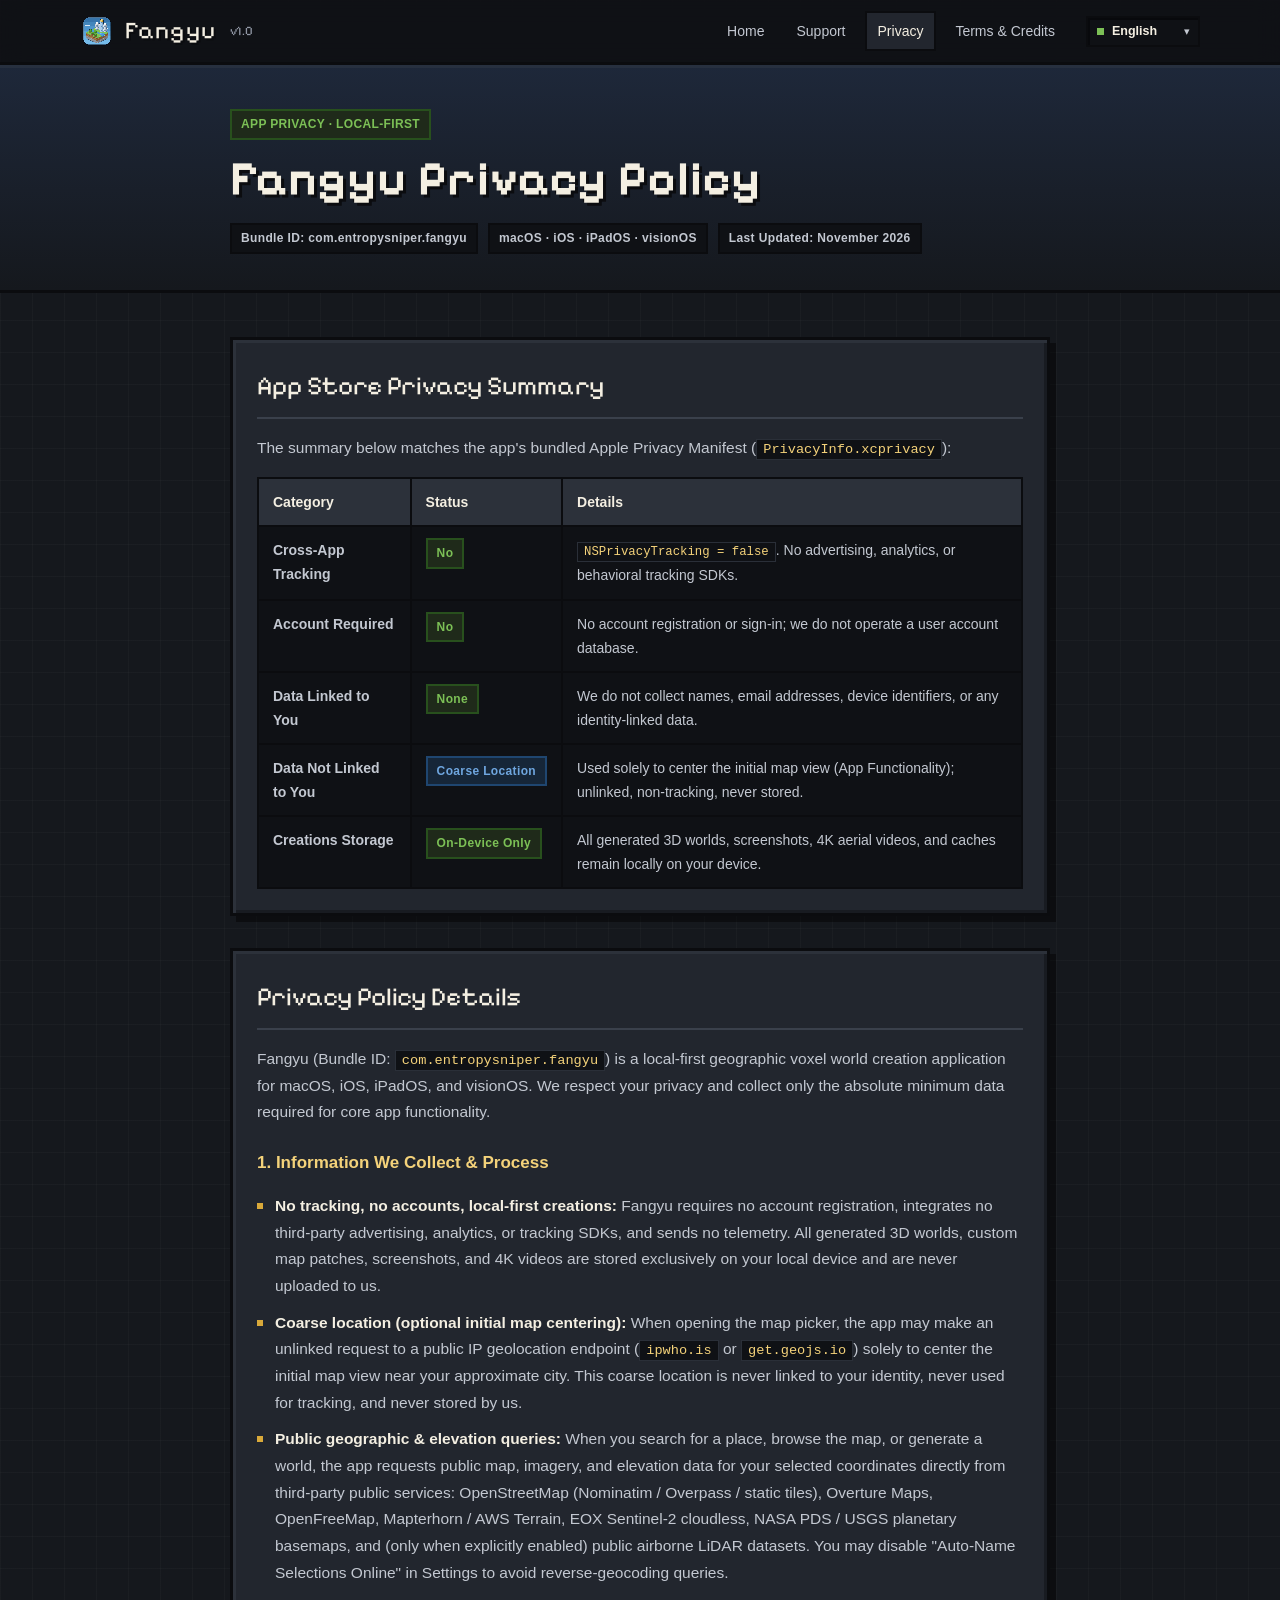
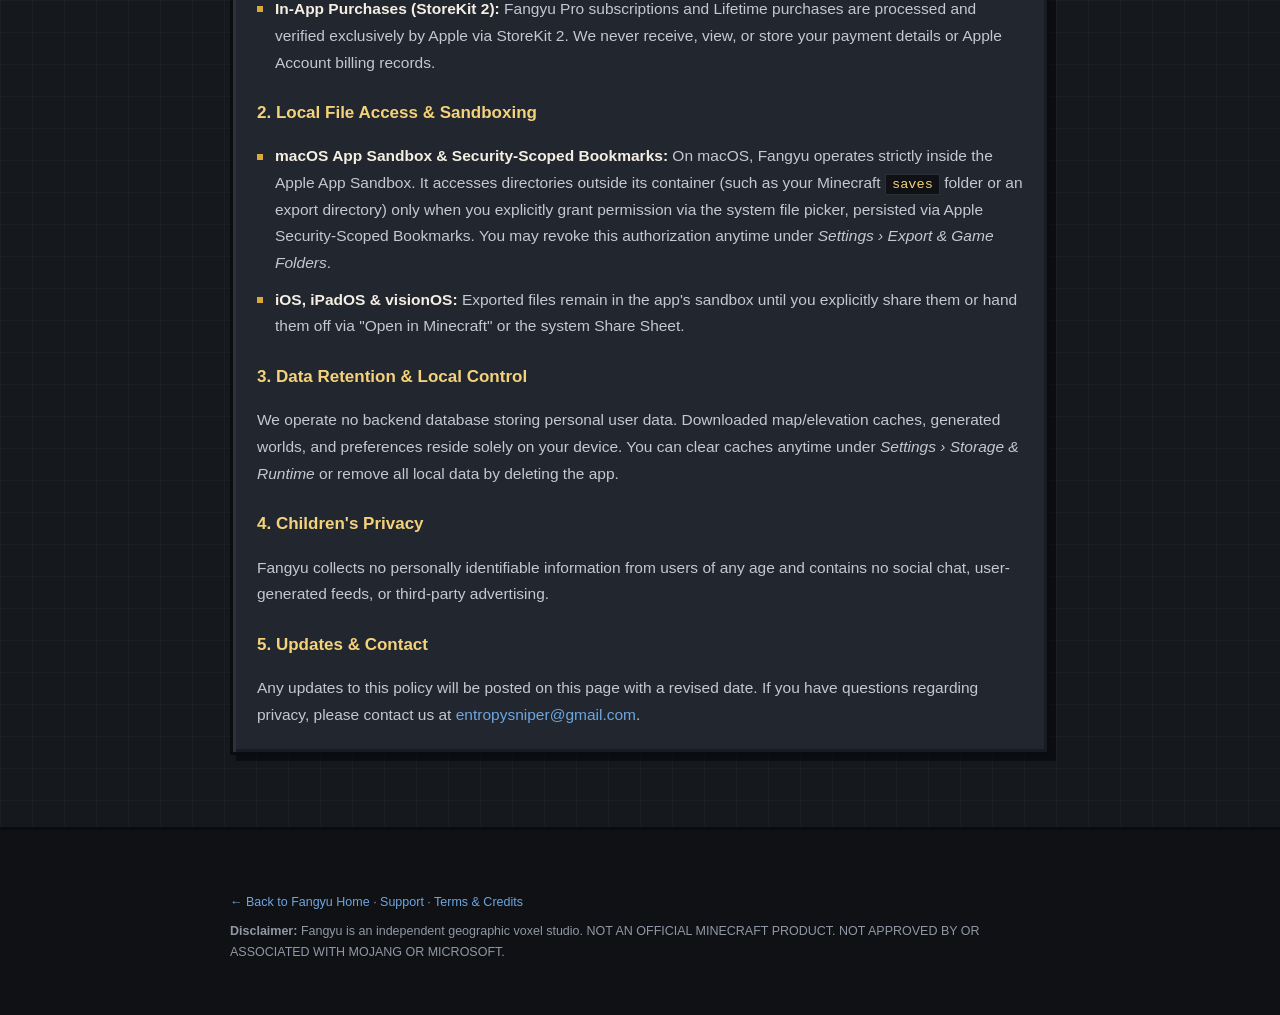
<file: privacy/index.html>
<!doctype html>
<html lang="en" data-lang="en">
<head>
  <meta charset="utf-8" />
  <meta name="viewport" content="width=device-width, initial-scale=1, viewport-fit=cover" />
  <title>Fangyu Privacy Policy</title>
  <meta name="description" content="Fangyu (com.entropysniper.fangyu) Privacy Policy: zero tracking, no accounts, local-first storage, public geographic data endpoints, and Apple StoreKit 2 privacy practices." />
  <meta name="theme-color" content="#15181D" />
  <link rel="icon" type="image/png" href="../assets/favicon.png" />
  <link rel="apple-touch-icon" href="../assets/apple-touch-icon.png" />
  <link rel="preconnect" href="https://fonts.googleapis.com" />
  <link rel="preconnect" href="https://fonts.gstatic.com" crossorigin />
  <link href="https://fonts.googleapis.com/css2?family=Pixelify+Sans:wght@500;700&family=ZCOOL+QingKe+HuangYou&display=swap" rel="stylesheet" />
  <link rel="stylesheet" href="../assets/fangyu.css" />
  <script src="../assets/i18n-docs.js"></script>
  <script src="../assets/site.js"></script>
</head>
<body data-page="privacy">

  <header class="site-nav">
    <div class="wrap nav-inner">
      <a class="brand" href="../index.html">
        <img class="brand-icon" src="../assets/app-icon-256.png" alt="Fangyu" width="34" height="34" />
        <span class="brand-name" data-t="brand.name">Fangyu</span>
        <span class="brand-sub">v1.0</span>
      </a>
      <nav class="nav-links" aria-label="Primary">
        <a href="../index.html" data-t="nav.home">Home</a>
        <a href="../support.html" data-t="nav.support">Support</a>
        <a href="../privacy.html" class="is-active" data-t="nav.privacy">Privacy</a>
        <a href="../terms.html" data-t="nav.terms">Terms &amp; Credits</a>
      </nav>
      <div class="lang-select-wrap">
        <select class="lang-select" data-lang-select aria-label="Language">
          <option value="en" selected>English</option>
          <option value="zh">简体中文</option>
          <option value="de">Deutsch</option>
          <option value="pt">Português</option>
          <option value="es">Español</option>
          <option value="ja">日本語</option>
          <option value="ko">한국어</option>
        </select>
      </div>
    </div>
  </header>

  <section class="doc-hero">
    <div class="wrap-narrow">
      <span class="px-badge px-badge-green">APP PRIVACY · LOCAL-FIRST</span>
      <h1 data-t="priv.h1">Fangyu Privacy Policy</h1>
      <div class="doc-meta">
        <span class="px-badge">Bundle ID: com.entropysniper.fangyu</span>
        <span class="px-badge">macOS · iOS · iPadOS · visionOS</span>
        <span class="px-badge" data-t="priv.updated">Last Updated: November 2026</span>
      </div>
    </div>
  </section>

  <main class="wrap-narrow doc-body">
    <!-- App Privacy Summary Table -->
    <section class="px-panel doc-section" aria-label="App Privacy Summary">
      <h2 data-t="priv.sum.h2">App Store Privacy Summary</h2>
      <p data-t-html="priv.sum.intro">The summary below matches the app's bundled Apple Privacy Manifest (<code>PrivacyInfo.xcprivacy</code>):</p>
      <div class="data-table-wrap">
        <table class="data-table">
          <thead>
            <tr>
              <th data-t="priv.tbl.cat">Category</th>
              <th data-t="priv.tbl.st">Status</th>
              <th data-t="priv.tbl.det">Details</th>
            </tr>
          </thead>
          <tbody>
            <tr>
              <td><strong data-t="priv.r1.c">Cross-App Tracking</strong></td>
              <td><span class="px-badge px-badge-green" data-t="priv.no">No</span></td>
              <td data-t-html="priv.r1.d"><code>NSPrivacyTracking = false</code>. No advertising, analytics, or behavioral tracking SDKs.</td>
            </tr>
            <tr>
              <td><strong data-t="priv.r2.c">Account Required</strong></td>
              <td><span class="px-badge px-badge-green" data-t="priv.no">No</span></td>
              <td data-t="priv.r2.d">No account registration or sign-in; we do not operate a user account database.</td>
            </tr>
            <tr>
              <td><strong data-t="priv.r3.c">Data Linked to You</strong></td>
              <td><span class="px-badge px-badge-green" data-t="priv.none">None</span></td>
              <td data-t="priv.r3.d">We do not collect names, email addresses, device identifiers, or any identity-linked data.</td>
            </tr>
            <tr>
              <td><strong data-t="priv.r4.c">Data Not Linked to You</strong></td>
              <td><span class="px-badge px-badge-water" data-t="priv.r4.s">Coarse Location</span></td>
              <td data-t="priv.r4.d">Used solely to center the initial map view (App Functionality); unlinked, non-tracking, never stored.</td>
            </tr>
            <tr>
              <td><strong data-t="priv.r5.c">Creations Storage</strong></td>
              <td><span class="px-badge px-badge-green" data-t="priv.r5.s">On-Device Only</span></td>
              <td data-t="priv.r5.d">All generated 3D worlds, screenshots, 4K aerial videos, and caches remain locally on your device.</td>
            </tr>
          </tbody>
        </table>
      </div>
    </section>

    <!-- Full Policy -->
    <article class="px-panel doc-section">
      <h2 data-t="priv.pol.h2">Privacy Policy Details</h2>
      <p data-t-html="priv.pol.intro">Fangyu (Bundle ID: <code>com.entropysniper.fangyu</code>) is a local-first geographic voxel world creation application for macOS, iOS, iPadOS, and visionOS. We respect your privacy and collect only the absolute minimum data required for core app functionality.</p>

      <h3 data-t="priv.s1.h">1. Information We Collect &amp; Process</h3>
      <ul class="doc-list">
        <li data-t-html="priv.s1.1"><strong>No tracking, no accounts, local-first creations:</strong> Fangyu requires no account registration, integrates no third-party advertising, analytics, or tracking SDKs, and sends no telemetry. All generated 3D worlds, custom map patches, screenshots, and 4K videos are stored exclusively on your local device and are never uploaded to us.</li>
        <li data-t-html="priv.s1.2"><strong>Coarse location (optional initial map centering):</strong> When opening the map picker, the app may make an unlinked request to a public IP geolocation endpoint (<code>ipwho.is</code> or <code>get.geojs.io</code>) solely to center the initial map view near your approximate city. This coarse location is never linked to your identity, never used for tracking, and never stored by us.</li>
        <li data-t-html="priv.s1.3"><strong>Public geographic &amp; elevation queries:</strong> When you search for a place, browse the map, or generate a world, the app requests public map, imagery, and elevation data for your selected coordinates directly from third-party public services: OpenStreetMap (Nominatim / Overpass / static tiles), Overture Maps, OpenFreeMap, Mapterhorn / AWS Terrain, EOX Sentinel-2 cloudless, NASA PDS / USGS planetary basemaps, and (only when explicitly enabled) public airborne LiDAR datasets. You may disable "Auto-Name Selections Online" in Settings to avoid reverse-geocoding queries.</li>
        <li data-t-html="priv.s1.4"><strong>In-App Purchases (StoreKit 2):</strong> Fangyu Pro subscriptions and Lifetime purchases are processed and verified exclusively by Apple via StoreKit 2. We never receive, view, or store your payment details or Apple Account billing records.</li>
      </ul>

      <h3 data-t="priv.s2.h">2. Local File Access &amp; Sandboxing</h3>
      <ul class="doc-list">
        <li data-t-html="priv.s2.1"><strong>macOS App Sandbox &amp; Security-Scoped Bookmarks:</strong> On macOS, Fangyu operates strictly inside the Apple App Sandbox. It accesses directories outside its container (such as your Minecraft <code>saves</code> folder or an export directory) only when you explicitly grant permission via the system file picker, persisted via Apple Security-Scoped Bookmarks. You may revoke this authorization anytime under <em>Settings › Export &amp; Game Folders</em>.</li>
        <li data-t-html="priv.s2.2"><strong>iOS, iPadOS &amp; visionOS:</strong> Exported files remain in the app's sandbox until you explicitly share them or hand them off via "Open in Minecraft" or the system Share Sheet.</li>
      </ul>

      <h3 data-t="priv.s3.h">3. Data Retention &amp; Local Control</h3>
      <p data-t-html="priv.s3.p">We operate no backend database storing personal user data. Downloaded map/elevation caches, generated worlds, and preferences reside solely on your device. You can clear caches anytime under <em>Settings › Storage &amp; Runtime</em> or remove all local data by deleting the app.</p>

      <h3 data-t="priv.s4.h">4. Children's Privacy</h3>
      <p data-t="priv.s4.p">Fangyu collects no personally identifiable information from users of any age and contains no social chat, user-generated feeds, or third-party advertising.</p>

      <h3 data-t="priv.s5.h">5. Updates &amp; Contact</h3>
      <p data-t-html="priv.s5.p">Any updates to this policy will be posted on this page with a revised date. If you have questions regarding privacy, please contact us at <a href="mailto:entropysniper@gmail.com">entropysniper@gmail.com</a>.</p>
    </article>
  </main>

  <footer class="site-footer">
    <div class="wrap-narrow footer-bottom">
      <p><a href="../index.html" data-t="footer.back_home">← Back to Fangyu Home</a> · <a href="../support.html" data-t="nav.support">Support</a> · <a href="../terms.html" data-t="nav.terms">Terms &amp; Credits</a></p>
      <p data-t-html="footer.disclaimer"><strong>Disclaimer:</strong> Fangyu is an independent geographic voxel studio. NOT AN OFFICIAL MINECRAFT PRODUCT. NOT APPROVED BY OR ASSOCIATED WITH MOJANG OR MICROSOFT.</p>
    </div>
  </footer>

</body>
</html>
</file>
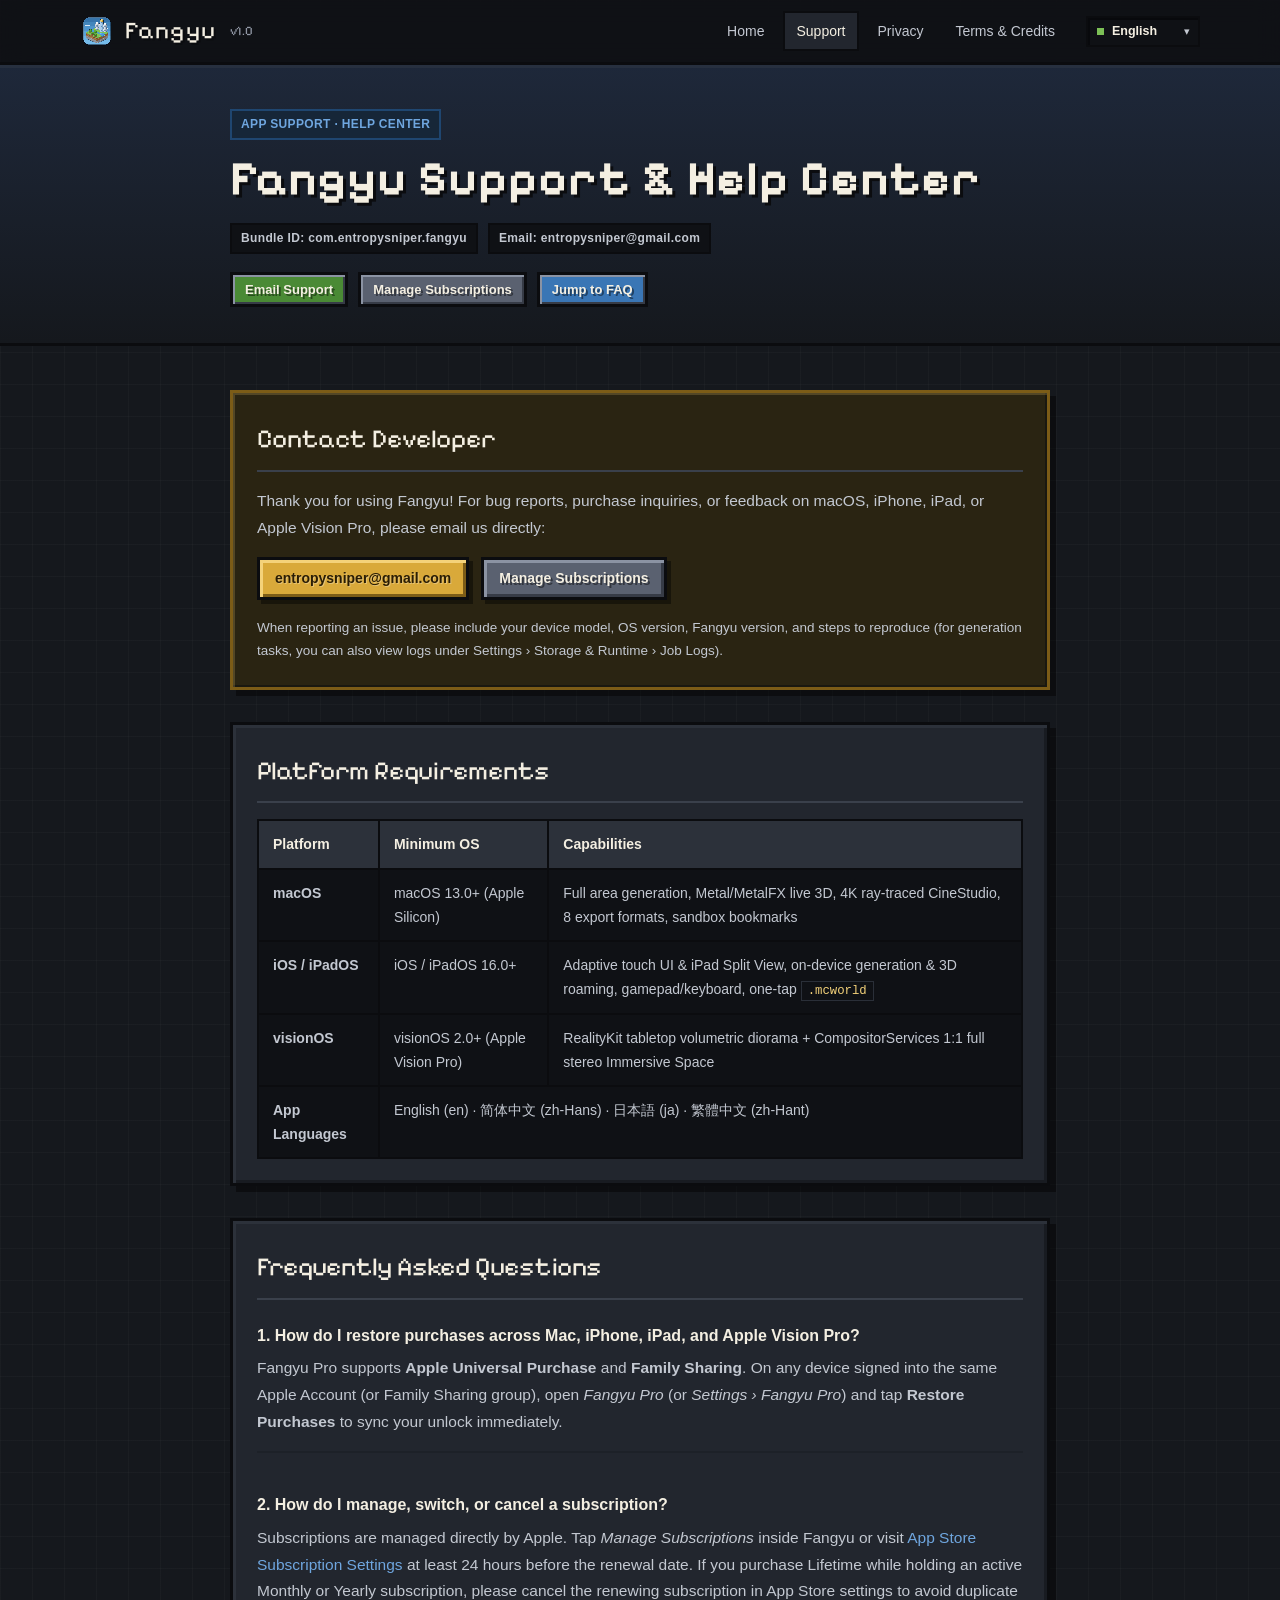
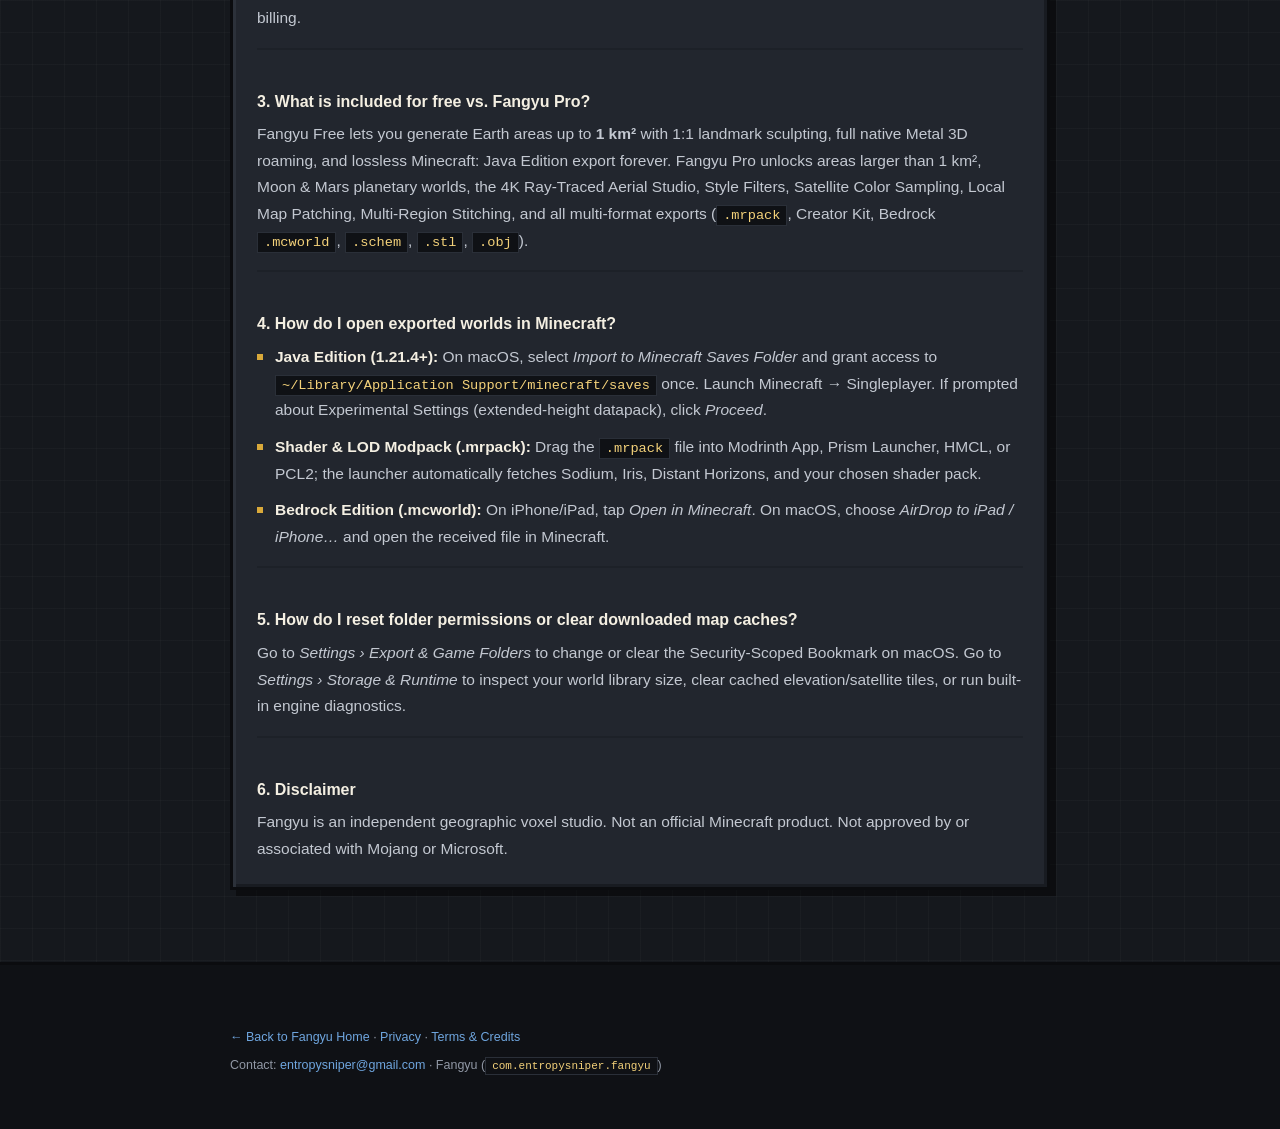
<file: support/index.html>
<!doctype html>
<html lang="en" data-lang="en">
<head>
  <meta charset="utf-8" />
  <meta name="viewport" content="width=device-width, initial-scale=1, viewport-fit=cover" />
  <title>Fangyu Support &amp; FAQ</title>
  <meta name="description" content="Official Fangyu support page for macOS, iPhone, iPad, and Apple Vision Pro: restore purchases, manage subscriptions, Minecraft export guides, and developer contact." />
  <meta name="theme-color" content="#15181D" />
  <link rel="icon" type="image/png" href="../assets/favicon.png" />
  <link rel="apple-touch-icon" href="../assets/apple-touch-icon.png" />
  <link rel="preconnect" href="https://fonts.googleapis.com" />
  <link rel="preconnect" href="https://fonts.gstatic.com" crossorigin />
  <link href="https://fonts.googleapis.com/css2?family=Pixelify+Sans:wght@500;700&family=ZCOOL+QingKe+HuangYou&display=swap" rel="stylesheet" />
  <link rel="stylesheet" href="../assets/fangyu.css" />
  <script src="../assets/i18n-docs.js"></script>
  <script src="../assets/site.js"></script>
</head>
<body data-page="support">

  <header class="site-nav">
    <div class="wrap nav-inner">
      <a class="brand" href="../index.html">
        <img class="brand-icon" src="../assets/app-icon-256.png" alt="Fangyu" width="34" height="34" />
        <span class="brand-name" data-t="brand.name">Fangyu</span>
        <span class="brand-sub">v1.0</span>
      </a>
      <nav class="nav-links" aria-label="Primary">
        <a href="../index.html" data-t="nav.home">Home</a>
        <a href="../support.html" class="is-active" data-t="nav.support">Support</a>
        <a href="../privacy.html" data-t="nav.privacy">Privacy</a>
        <a href="../terms.html" data-t="nav.terms">Terms &amp; Credits</a>
      </nav>
      <div class="lang-select-wrap">
        <select class="lang-select" data-lang-select aria-label="Language">
          <option value="en" selected>English</option>
          <option value="zh">简体中文</option>
          <option value="de">Deutsch</option>
          <option value="pt">Português</option>
          <option value="es">Español</option>
          <option value="ja">日本語</option>
          <option value="ko">한국어</option>
        </select>
      </div>
    </div>
  </header>

  <section class="doc-hero">
    <div class="wrap-narrow">
      <span class="px-badge px-badge-water">APP SUPPORT · HELP CENTER</span>
      <h1 data-t="sup.h1">Fangyu Support &amp; Help Center</h1>
      <div class="doc-meta">
        <span class="px-badge">Bundle ID: com.entropysniper.fangyu</span>
        <span class="px-badge">Email: entropysniper@gmail.com</span>
      </div>
      <div class="doc-jump">
        <a class="px-btn px-btn-primary px-btn-sm" href="mailto:entropysniper@gmail.com?subject=Fangyu%20Support" data-t="sup.cta_mail">Email Support</a>
        <a class="px-btn px-btn-stone px-btn-sm" href="https://apps.apple.com/account/subscriptions" target="_blank" rel="noopener" data-t="footer.manage_sub">Manage Subscriptions</a>
        <a class="px-btn px-btn-water px-btn-sm" href="#faq" data-t="sup.cta_faq">Jump to FAQ</a>
      </div>
    </div>
  </section>

  <main class="wrap-narrow doc-body">
    <!-- Direct Contact -->
    <section class="px-panel-gold doc-section">
      <h2 data-t="sup.contact.h2">Contact Developer</h2>
      <p data-t="sup.contact.p1">Thank you for using Fangyu! For bug reports, purchase inquiries, or feedback on macOS, iPhone, iPad, or Apple Vision Pro, please email us directly:</p>
      <div style="display: flex; flex-wrap: wrap; gap: 12px; align-items: center;">
        <a class="px-btn px-btn-gold" href="mailto:entropysniper@gmail.com?subject=Fangyu%20Support">entropysniper@gmail.com</a>
        <a class="px-btn px-btn-stone" href="https://apps.apple.com/account/subscriptions" target="_blank" rel="noopener" data-t="footer.manage_sub">Manage Subscriptions</a>
      </div>
      <p style="font-size: 13.5px;" data-t="sup.contact.tip">When reporting an issue, please include your device model, OS version, Fangyu version, and steps to reproduce (for generation tasks, you can also view logs under Settings › Storage &amp; Runtime › Job Logs).</p>
    </section>

    <!-- Platform Requirements -->
    <section class="px-panel doc-section">
      <h2 data-t="sup.plat.h2">Platform Requirements</h2>
      <div class="data-table-wrap">
        <table class="data-table">
          <thead>
            <tr>
              <th data-t="sup.tbl.p">Platform</th>
              <th data-t="sup.tbl.os">Minimum OS</th>
              <th data-t="sup.tbl.cap">Capabilities</th>
            </tr>
          </thead>
          <tbody>
            <tr>
              <td><strong>macOS</strong></td>
              <td>macOS 13.0+ (Apple Silicon)</td>
              <td data-t="sup.tbl.mac">Full area generation, Metal/MetalFX live 3D, 4K ray-traced CineStudio, 8 export formats, sandbox bookmarks</td>
            </tr>
            <tr>
              <td><strong>iOS / iPadOS</strong></td>
              <td>iOS / iPadOS 16.0+</td>
              <td data-t-html="sup.tbl.ios">Adaptive touch UI &amp; iPad Split View, on-device generation &amp; 3D roaming, gamepad/keyboard, one-tap <code>.mcworld</code></td>
            </tr>
            <tr>
              <td><strong>visionOS</strong></td>
              <td>visionOS 2.0+ (Apple Vision Pro)</td>
              <td data-t="sup.tbl.vis">RealityKit tabletop volumetric diorama + CompositorServices 1:1 full stereo Immersive Space</td>
            </tr>
            <tr>
              <td><strong data-t="sup.tbl.lang_k">App Languages</strong></td>
              <td colspan="2">English (en) · 简体中文 (zh-Hans) · 日本語 (ja) · 繁體中文 (zh-Hant)</td>
            </tr>
          </tbody>
        </table>
      </div>
    </section>

    <!-- FAQ -->
    <article class="px-panel doc-section" id="faq">
      <h2 data-t="sup.faq.h2">Frequently Asked Questions</h2>

      <div class="faq-item">
        <h3 data-t="sup.q1.t">1. How do I restore purchases across Mac, iPhone, iPad, and Apple Vision Pro?</h3>
        <p data-t-html="sup.q1.p">Fangyu Pro supports <strong>Apple Universal Purchase</strong> and <strong>Family Sharing</strong>. On any device signed into the same Apple Account (or Family Sharing group), open <em>Fangyu Pro</em> (or <em>Settings › Fangyu Pro</em>) and tap <strong>Restore Purchases</strong> to sync your unlock immediately.</p>
      </div>

      <div class="faq-item">
        <h3 data-t="sup.q2.t">2. How do I manage, switch, or cancel a subscription?</h3>
        <p data-t-html="sup.q2.p">Subscriptions are managed directly by Apple. Tap <em>Manage Subscriptions</em> inside Fangyu or visit <a href="https://apps.apple.com/account/subscriptions" target="_blank" rel="noopener">App Store Subscription Settings</a> at least 24 hours before the renewal date. If you purchase Lifetime while holding an active Monthly or Yearly subscription, please cancel the renewing subscription in App Store settings to avoid duplicate billing.</p>
      </div>

      <div class="faq-item">
        <h3 data-t="sup.q3.t">3. What is included for free vs. Fangyu Pro?</h3>
        <p data-t-html="sup.q3.p">Fangyu Free lets you generate Earth areas up to <strong>1 km²</strong> with 1:1 landmark sculpting, full native Metal 3D roaming, and lossless Minecraft: Java Edition export forever. Fangyu Pro unlocks areas larger than 1 km², Moon &amp; Mars planetary worlds, the 4K Ray-Traced Aerial Studio, Style Filters, Satellite Color Sampling, Local Map Patching, Multi-Region Stitching, and all multi-format exports (<code>.mrpack</code>, Creator Kit, Bedrock <code>.mcworld</code>, <code>.schem</code>, <code>.stl</code>, <code>.obj</code>).</p>
      </div>

      <div class="faq-item">
        <h3 data-t="sup.q4.t">4. How do I open exported worlds in Minecraft?</h3>
        <ul class="doc-list">
          <li data-t-html="sup.q4.1"><strong>Java Edition (1.21.4+):</strong> On macOS, select <em>Import to Minecraft Saves Folder</em> and grant access to <code>~/Library/Application Support/minecraft/saves</code> once. Launch Minecraft → Singleplayer. If prompted about Experimental Settings (extended-height datapack), click <em>Proceed</em>.</li>
          <li data-t-html="sup.q4.2"><strong>Shader &amp; LOD Modpack (.mrpack):</strong> Drag the <code>.mrpack</code> file into Modrinth App, Prism Launcher, HMCL, or PCL2; the launcher automatically fetches Sodium, Iris, Distant Horizons, and your chosen shader pack.</li>
          <li data-t-html="sup.q4.3"><strong>Bedrock Edition (.mcworld):</strong> On iPhone/iPad, tap <em>Open in Minecraft</em>. On macOS, choose <em>AirDrop to iPad / iPhone…</em> and open the received file in Minecraft.</li>
        </ul>
      </div>

      <div class="faq-item">
        <h3 data-t="sup.q5.t">5. How do I reset folder permissions or clear downloaded map caches?</h3>
        <p data-t-html="sup.q5.p">Go to <em>Settings › Export &amp; Game Folders</em> to change or clear the Security-Scoped Bookmark on macOS. Go to <em>Settings › Storage &amp; Runtime</em> to inspect your world library size, clear cached elevation/satellite tiles, or run built-in engine diagnostics.</p>
      </div>

      <div class="faq-item">
        <h3 data-t="sup.q6.t">6. Disclaimer</h3>
        <p data-t="sup.q6.p">Fangyu is an independent geographic voxel studio. Not an official Minecraft product. Not approved by or associated with Mojang or Microsoft.</p>
      </div>
    </article>
  </main>

  <footer class="site-footer">
    <div class="wrap-narrow footer-bottom">
      <p><a href="../index.html" data-t="footer.back_home">← Back to Fangyu Home</a> · <a href="../privacy.html" data-t="nav.privacy">Privacy</a> · <a href="../terms.html" data-t="nav.terms">Terms &amp; Credits</a></p>
      <p>Contact: <a href="mailto:entropysniper@gmail.com">entropysniper@gmail.com</a> · Fangyu (<code>com.entropysniper.fangyu</code>)</p>
    </div>
  </footer>

</body>
</html>
</file>
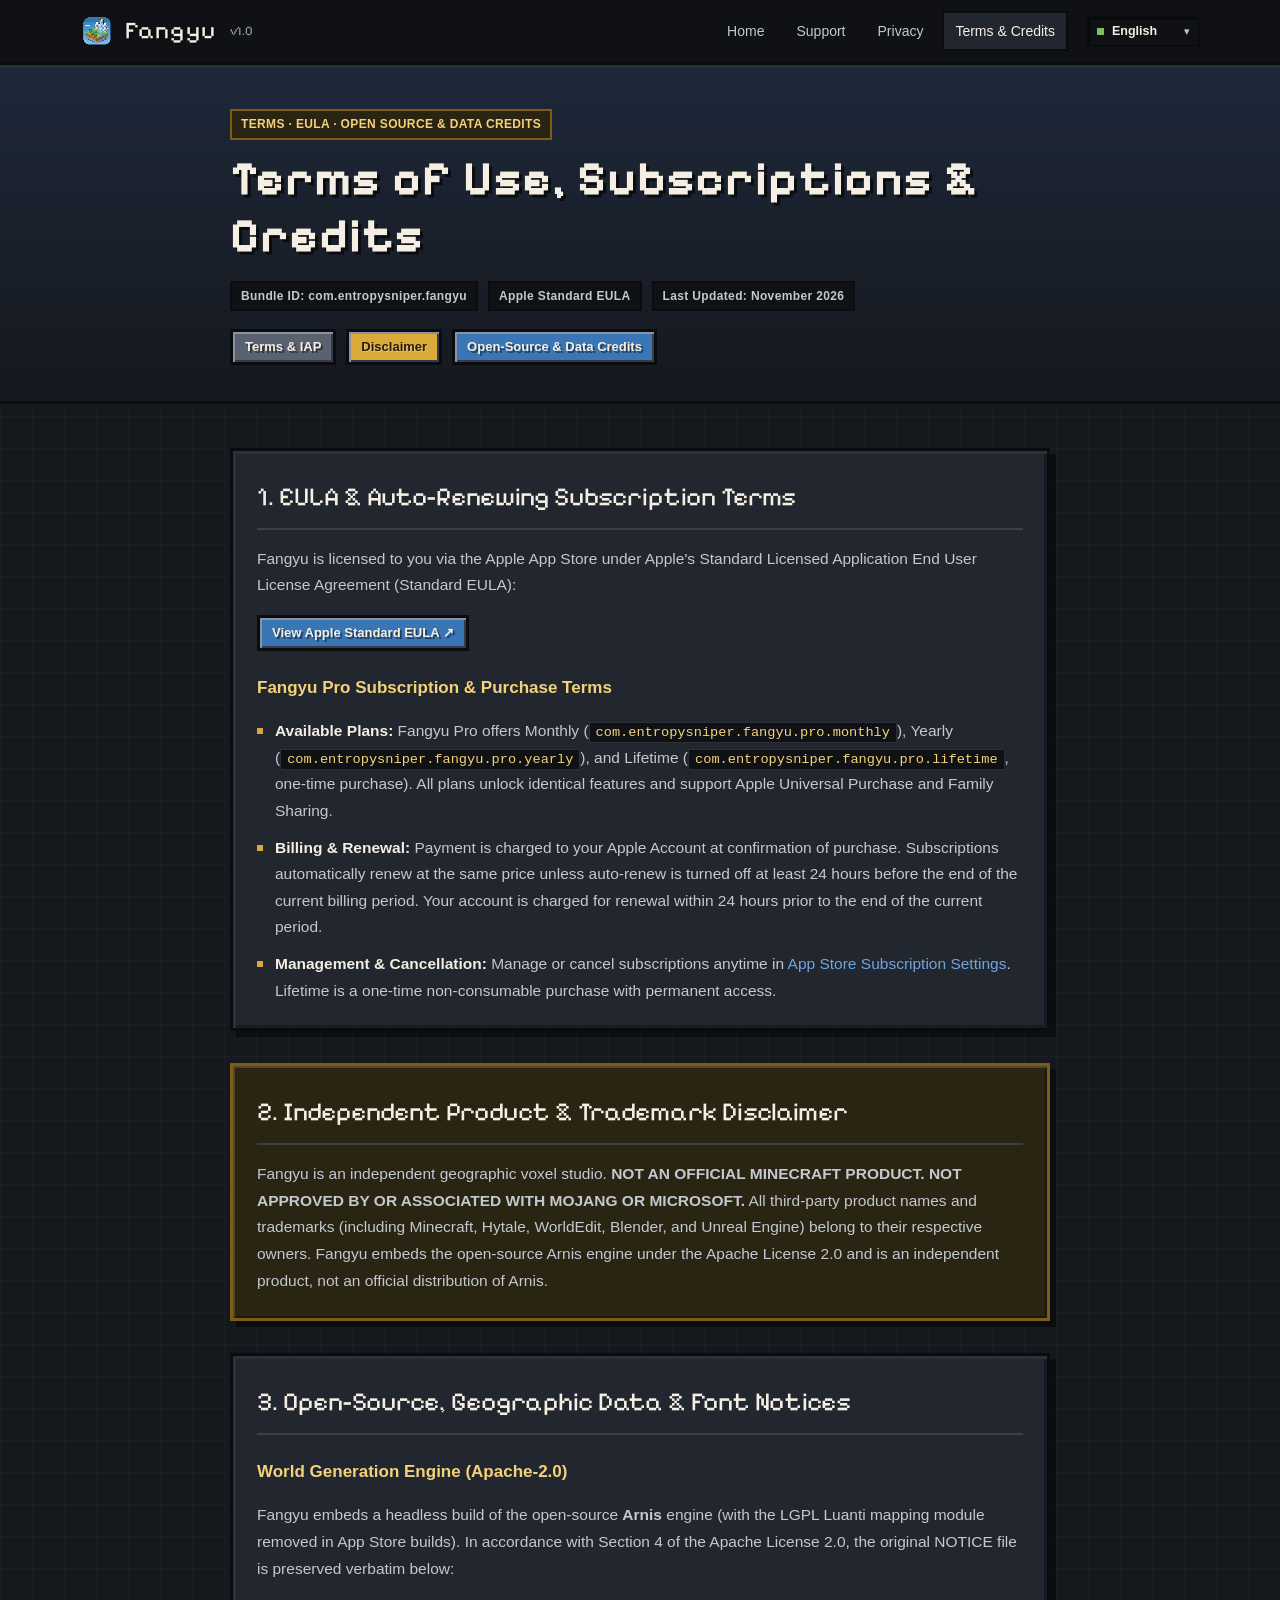
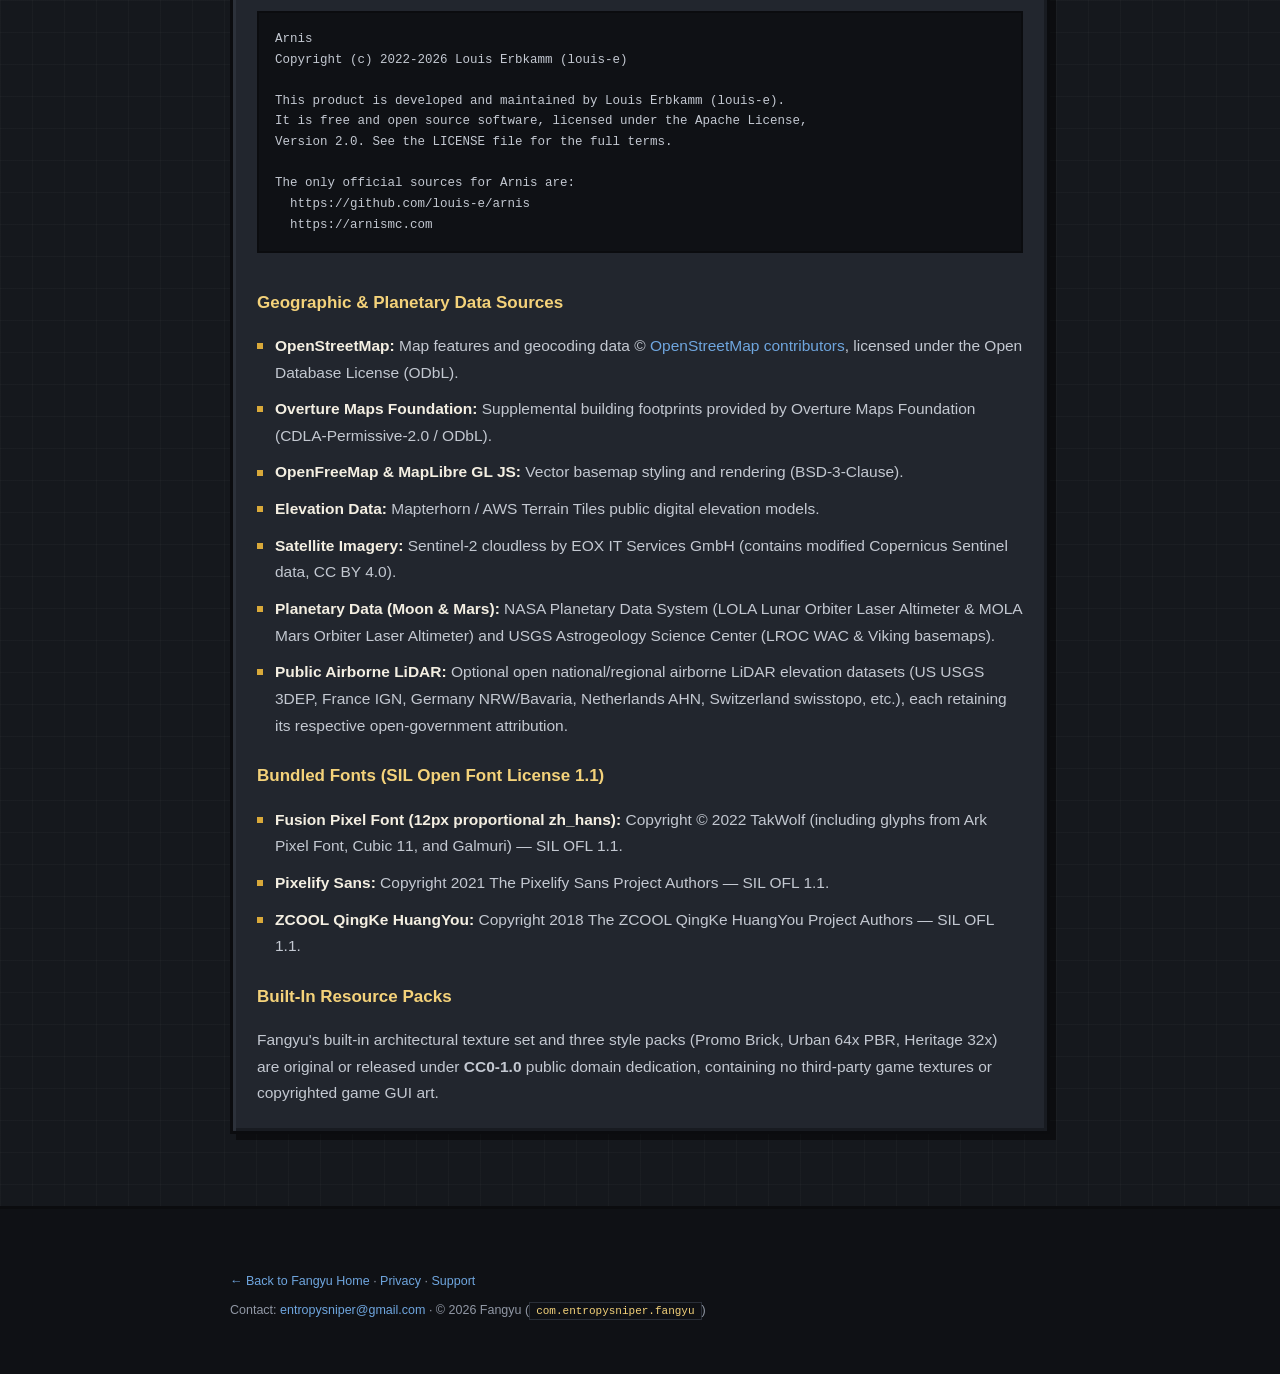
<file: terms/index.html>
<!doctype html>
<html lang="en" data-lang="en">
<head>
  <meta charset="utf-8" />
  <meta name="viewport" content="width=device-width, initial-scale=1, viewport-fit=cover" />
  <title>Fangyu Terms of Use, Subscriptions &amp; Credits</title>
  <meta name="description" content="Fangyu Terms of Use (Apple Standard EULA), auto-renewing subscription terms, Mojang/Microsoft non-affiliation notice, Arnis Apache-2.0 NOTICE, geographic data attributions, and SIL OFL 1.1 font licenses." />
  <meta name="theme-color" content="#15181D" />
  <link rel="icon" type="image/png" href="../assets/favicon.png" />
  <link rel="apple-touch-icon" href="../assets/apple-touch-icon.png" />
  <link rel="preconnect" href="https://fonts.googleapis.com" />
  <link rel="preconnect" href="https://fonts.gstatic.com" crossorigin />
  <link href="https://fonts.googleapis.com/css2?family=Pixelify+Sans:wght@500;700&family=ZCOOL+QingKe+HuangYou&display=swap" rel="stylesheet" />
  <link rel="stylesheet" href="../assets/fangyu.css" />
  <script src="../assets/i18n-docs.js"></script>
  <script src="../assets/site.js"></script>
</head>
<body data-page="terms">

  <header class="site-nav">
    <div class="wrap nav-inner">
      <a class="brand" href="../index.html">
        <img class="brand-icon" src="../assets/app-icon-256.png" alt="Fangyu" width="34" height="34" />
        <span class="brand-name" data-t="brand.name">Fangyu</span>
        <span class="brand-sub">v1.0</span>
      </a>
      <nav class="nav-links" aria-label="Primary">
        <a href="../index.html" data-t="nav.home">Home</a>
        <a href="../support.html" data-t="nav.support">Support</a>
        <a href="../privacy.html" data-t="nav.privacy">Privacy</a>
        <a href="../terms.html" class="is-active" data-t="nav.terms">Terms &amp; Credits</a>
      </nav>
      <div class="lang-select-wrap">
        <select class="lang-select" data-lang-select aria-label="Language">
          <option value="en" selected>English</option>
          <option value="zh">简体中文</option>
          <option value="de">Deutsch</option>
          <option value="pt">Português</option>
          <option value="es">Español</option>
          <option value="ja">日本語</option>
          <option value="ko">한국어</option>
        </select>
      </div>
    </div>
  </header>

  <section class="doc-hero">
    <div class="wrap-narrow">
      <span class="px-badge px-badge-gold">TERMS · EULA · OPEN SOURCE &amp; DATA CREDITS</span>
      <h1 data-t="trm.h1">Terms of Use, Subscriptions &amp; Credits</h1>
      <div class="doc-meta">
        <span class="px-badge">Bundle ID: com.entropysniper.fangyu</span>
        <span class="px-badge">Apple Standard EULA</span>
        <span class="px-badge" data-t="priv.updated">Last Updated: November 2026</span>
      </div>
      <div class="doc-jump">
        <a class="px-btn px-btn-stone px-btn-sm" href="#eula" data-t="trm.j1">Terms &amp; IAP</a>
        <a class="px-btn px-btn-gold px-btn-sm" href="#disclaimer" data-t="trm.j2">Disclaimer</a>
        <a class="px-btn px-btn-water px-btn-sm" href="#credits" data-t="trm.j3">Open-Source &amp; Data Credits</a>
      </div>
    </div>
  </section>

  <main class="wrap-narrow doc-body">
    <!-- EULA & Subscription Terms -->
    <section class="px-panel doc-section" id="eula">
      <h2 data-t="trm.s1.h2">1. EULA &amp; Auto-Renewing Subscription Terms</h2>
      <p data-t="trm.s1.p1">Fangyu is licensed to you via the Apple App Store under Apple's Standard Licensed Application End User License Agreement (Standard EULA):</p>
      <div>
        <a class="px-btn px-btn-water px-btn-sm" href="https://www.apple.com/legal/internet-services/itunes/dev/stdeula/" target="_blank" rel="noopener" data-t="trm.eula_btn">View Apple Standard EULA ↗</a>
      </div>

      <h3 data-t="trm.sub.h3">Fangyu Pro Subscription &amp; Purchase Terms</h3>
      <ul class="doc-list">
        <li data-t-html="trm.sub.1"><strong>Available Plans:</strong> Fangyu Pro offers Monthly (<code>com.entropysniper.fangyu.pro.monthly</code>), Yearly (<code>com.entropysniper.fangyu.pro.yearly</code>), and Lifetime (<code>com.entropysniper.fangyu.pro.lifetime</code>, one-time purchase). All plans unlock identical features and support Apple Universal Purchase and Family Sharing.</li>
        <li data-t-html="trm.sub.2"><strong>Billing &amp; Renewal:</strong> Payment is charged to your Apple Account at confirmation of purchase. Subscriptions automatically renew at the same price unless auto-renew is turned off at least 24 hours before the end of the current billing period. Your account is charged for renewal within 24 hours prior to the end of the current period.</li>
        <li data-t-html="trm.sub.3"><strong>Management &amp; Cancellation:</strong> Manage or cancel subscriptions anytime in <a href="https://apps.apple.com/account/subscriptions" target="_blank" rel="noopener">App Store Subscription Settings</a>. Lifetime is a one-time non-consumable purchase with permanent access.</li>
      </ul>
    </section>

    <!-- Non-Affiliation Disclaimer -->
    <section class="px-panel-gold doc-section" id="disclaimer">
      <h2 data-t="trm.s2.h2">2. Independent Product &amp; Trademark Disclaimer</h2>
      <p data-t-html="trm.s2.p">Fangyu is an independent geographic voxel studio. <strong>NOT AN OFFICIAL MINECRAFT PRODUCT. NOT APPROVED BY OR ASSOCIATED WITH MOJANG OR MICROSOFT.</strong> All third-party product names and trademarks (including Minecraft, Hytale, WorldEdit, Blender, and Unreal Engine) belong to their respective owners. Fangyu embeds the open-source Arnis engine under the Apache License 2.0 and is an independent product, not an official distribution of Arnis.</p>
    </section>

    <!-- Open Source & Data Attributions -->
    <section class="px-panel doc-section" id="credits">
      <h2 data-t="trm.s3.h2">3. Open-Source, Geographic Data &amp; Font Notices</h2>

      <h3 data-t="trm.eng.h3">World Generation Engine (Apache-2.0)</h3>
      <p data-t-html="trm.eng.p">Fangyu embeds a headless build of the open-source <strong>Arnis</strong> engine (with the LGPL Luanti mapping module removed in App Store builds). In accordance with Section 4 of the Apache License 2.0, the original NOTICE file is preserved verbatim below:</p>
      <pre class="notice-pre">Arnis
Copyright (c) 2022-2026 Louis Erbkamm (louis-e)

This product is developed and maintained by Louis Erbkamm (louis-e).
It is free and open source software, licensed under the Apache License,
Version 2.0. See the LICENSE file for the full terms.

The only official sources for Arnis are:
  https://github.com/louis-e/arnis
  https://arnismc.com</pre>

      <h3 data-t="trm.geo.h3">Geographic &amp; Planetary Data Sources</h3>
      <ul class="doc-list">
        <li><strong>OpenStreetMap:</strong> Map features and geocoding data © <a href="https://www.openstreetmap.org/copyright" target="_blank" rel="noopener">OpenStreetMap contributors</a>, licensed under the Open Database License (ODbL).</li>
        <li><strong>Overture Maps Foundation:</strong> Supplemental building footprints provided by Overture Maps Foundation (CDLA-Permissive-2.0 / ODbL).</li>
        <li><strong>OpenFreeMap &amp; MapLibre GL JS:</strong> Vector basemap styling and rendering (BSD-3-Clause).</li>
        <li><strong>Elevation Data:</strong> Mapterhorn / AWS Terrain Tiles public digital elevation models.</li>
        <li><strong>Satellite Imagery:</strong> Sentinel-2 cloudless by EOX IT Services GmbH (contains modified Copernicus Sentinel data, CC BY 4.0).</li>
        <li><strong>Planetary Data (Moon &amp; Mars):</strong> NASA Planetary Data System (LOLA Lunar Orbiter Laser Altimeter &amp; MOLA Mars Orbiter Laser Altimeter) and USGS Astrogeology Science Center (LROC WAC &amp; Viking basemaps).</li>
        <li><strong>Public Airborne LiDAR:</strong> Optional open national/regional airborne LiDAR elevation datasets (US USGS 3DEP, France IGN, Germany NRW/Bavaria, Netherlands AHN, Switzerland swisstopo, etc.), each retaining its respective open-government attribution.</li>
      </ul>

      <h3 data-t="trm.fnt.h3">Bundled Fonts (SIL Open Font License 1.1)</h3>
      <ul class="doc-list">
        <li><strong>Fusion Pixel Font (12px proportional zh_hans):</strong> Copyright © 2022 TakWolf (including glyphs from Ark Pixel Font, Cubic 11, and Galmuri) — SIL OFL 1.1.</li>
        <li><strong>Pixelify Sans:</strong> Copyright 2021 The Pixelify Sans Project Authors — SIL OFL 1.1.</li>
        <li><strong>ZCOOL QingKe HuangYou:</strong> Copyright 2018 The ZCOOL QingKe HuangYou Project Authors — SIL OFL 1.1.</li>
      </ul>

      <h3 data-t="trm.pack.h3">Built-In Resource Packs</h3>
      <p data-t-html="trm.pack.p">Fangyu's built-in architectural texture set and three style packs (Promo Brick, Urban 64x PBR, Heritage 32x) are original or released under <strong>CC0-1.0</strong> public domain dedication, containing no third-party game textures or copyrighted game GUI art.</p>
    </section>
  </main>

  <footer class="site-footer">
    <div class="wrap-narrow footer-bottom">
      <p><a href="../index.html" data-t="footer.back_home">← Back to Fangyu Home</a> · <a href="../privacy.html" data-t="nav.privacy">Privacy</a> · <a href="../support.html" data-t="nav.support">Support</a></p>
      <p>Contact: <a href="mailto:entropysniper@gmail.com">entropysniper@gmail.com</a> · © 2026 Fangyu (<code>com.entropysniper.fangyu</code>)</p>
    </div>
  </footer>

</body>
</html>
</file>
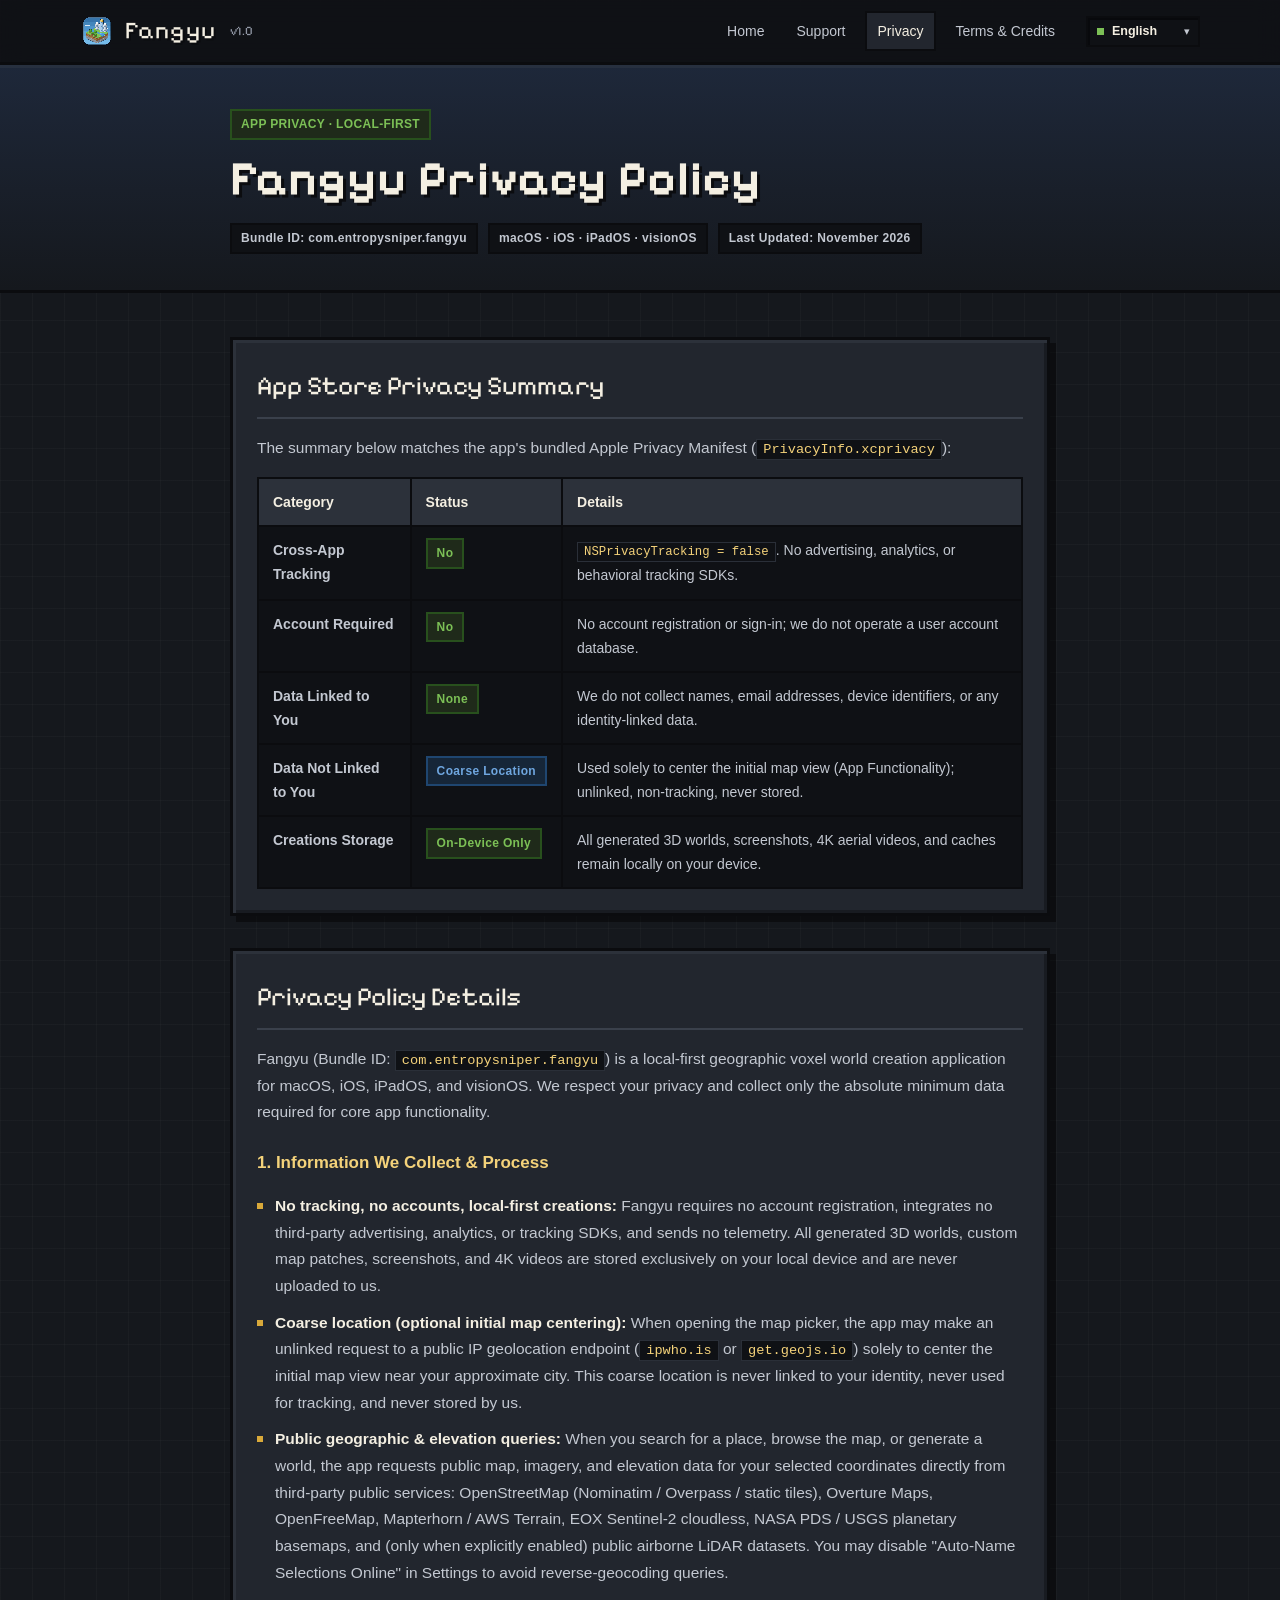
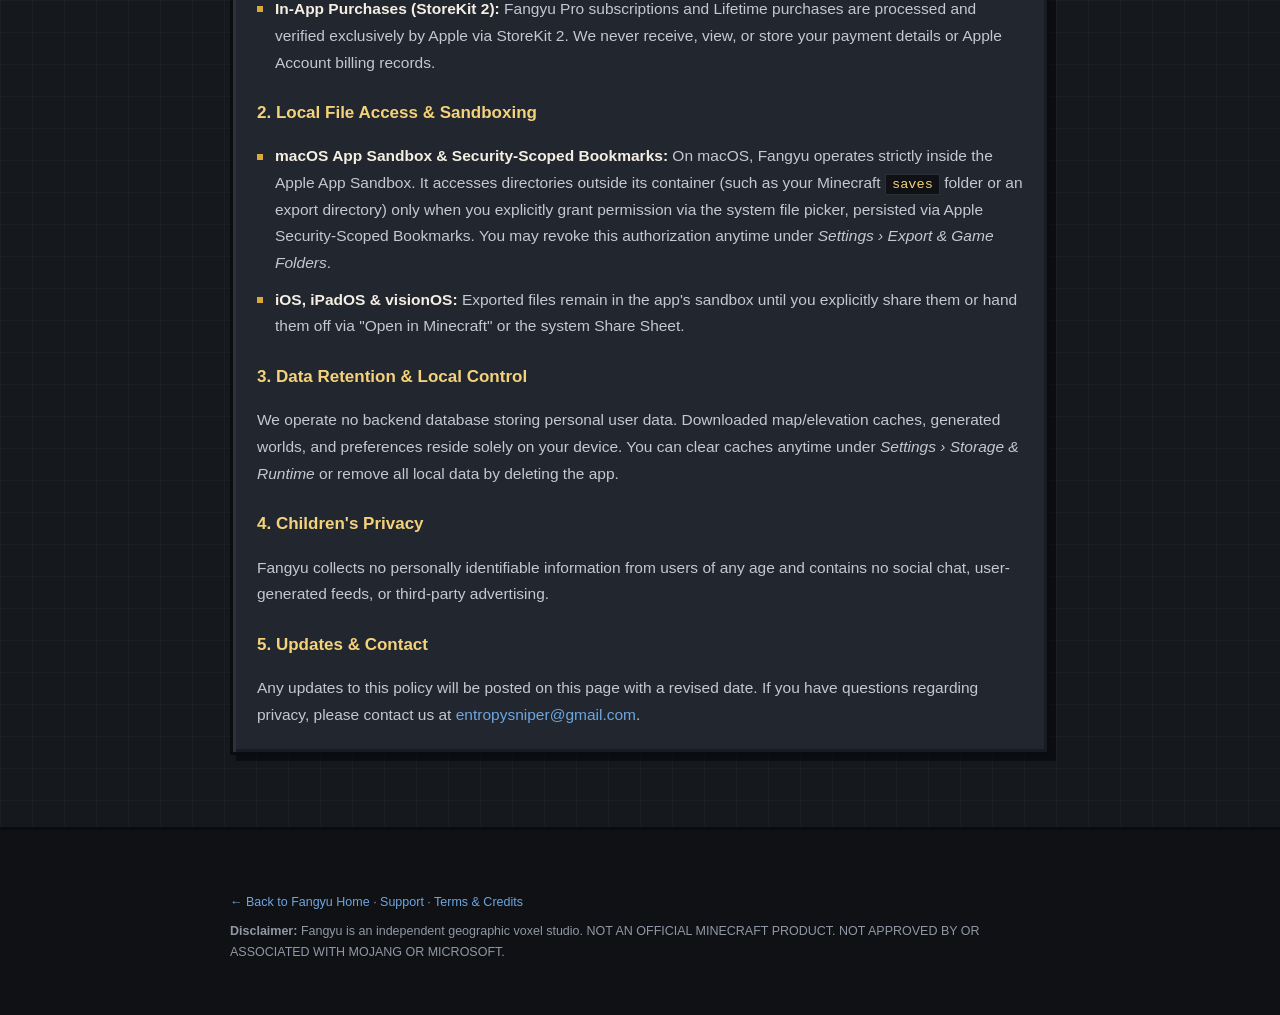
<file: privacy.html>
<!doctype html>
<html lang="en" data-lang="en">
<head>
  <meta charset="utf-8" />
  <meta name="viewport" content="width=device-width, initial-scale=1, viewport-fit=cover" />
  <title>Fangyu Privacy Policy</title>
  <meta name="description" content="Fangyu (com.entropysniper.fangyu) Privacy Policy: zero tracking, no accounts, local-first storage, public geographic data endpoints, and Apple StoreKit 2 privacy practices." />
  <meta name="theme-color" content="#15181D" />
  <link rel="icon" type="image/png" href="./assets/favicon.png" />
  <link rel="apple-touch-icon" href="./assets/apple-touch-icon.png" />
  <link rel="preconnect" href="https://fonts.googleapis.com" />
  <link rel="preconnect" href="https://fonts.gstatic.com" crossorigin />
  <link href="https://fonts.googleapis.com/css2?family=Pixelify+Sans:wght@500;700&family=ZCOOL+QingKe+HuangYou&display=swap" rel="stylesheet" />
  <link rel="stylesheet" href="./assets/fangyu.css" />
  <script src="./assets/i18n-docs.js"></script>
  <script src="./assets/site.js"></script>
</head>
<body data-page="privacy">

  <header class="site-nav">
    <div class="wrap nav-inner">
      <a class="brand" href="./index.html">
        <img class="brand-icon" src="./assets/app-icon-256.png" alt="Fangyu" width="34" height="34" />
        <span class="brand-name" data-t="brand.name">Fangyu</span>
        <span class="brand-sub">v1.0</span>
      </a>
      <nav class="nav-links" aria-label="Primary">
        <a href="./index.html" data-t="nav.home">Home</a>
        <a href="./support.html" data-t="nav.support">Support</a>
        <a href="./privacy.html" class="is-active" data-t="nav.privacy">Privacy</a>
        <a href="./terms.html" data-t="nav.terms">Terms &amp; Credits</a>
      </nav>
      <div class="lang-select-wrap">
        <select class="lang-select" data-lang-select aria-label="Language">
          <option value="en" selected>English</option>
          <option value="zh">简体中文</option>
          <option value="de">Deutsch</option>
          <option value="pt">Português</option>
          <option value="es">Español</option>
          <option value="ja">日本語</option>
          <option value="ko">한국어</option>
        </select>
      </div>
    </div>
  </header>

  <section class="doc-hero">
    <div class="wrap-narrow">
      <span class="px-badge px-badge-green">APP PRIVACY · LOCAL-FIRST</span>
      <h1 data-t="priv.h1">Fangyu Privacy Policy</h1>
      <div class="doc-meta">
        <span class="px-badge">Bundle ID: com.entropysniper.fangyu</span>
        <span class="px-badge">macOS · iOS · iPadOS · visionOS</span>
        <span class="px-badge" data-t="priv.updated">Last Updated: November 2026</span>
      </div>
    </div>
  </section>

  <main class="wrap-narrow doc-body">
    <!-- App Privacy Summary Table -->
    <section class="px-panel doc-section" aria-label="App Privacy Summary">
      <h2 data-t="priv.sum.h2">App Store Privacy Summary</h2>
      <p data-t-html="priv.sum.intro">The summary below matches the app's bundled Apple Privacy Manifest (<code>PrivacyInfo.xcprivacy</code>):</p>
      <div class="data-table-wrap">
        <table class="data-table">
          <thead>
            <tr>
              <th data-t="priv.tbl.cat">Category</th>
              <th data-t="priv.tbl.st">Status</th>
              <th data-t="priv.tbl.det">Details</th>
            </tr>
          </thead>
          <tbody>
            <tr>
              <td><strong data-t="priv.r1.c">Cross-App Tracking</strong></td>
              <td><span class="px-badge px-badge-green" data-t="priv.no">No</span></td>
              <td data-t-html="priv.r1.d"><code>NSPrivacyTracking = false</code>. No advertising, analytics, or behavioral tracking SDKs.</td>
            </tr>
            <tr>
              <td><strong data-t="priv.r2.c">Account Required</strong></td>
              <td><span class="px-badge px-badge-green" data-t="priv.no">No</span></td>
              <td data-t="priv.r2.d">No account registration or sign-in; we do not operate a user account database.</td>
            </tr>
            <tr>
              <td><strong data-t="priv.r3.c">Data Linked to You</strong></td>
              <td><span class="px-badge px-badge-green" data-t="priv.none">None</span></td>
              <td data-t="priv.r3.d">We do not collect names, email addresses, device identifiers, or any identity-linked data.</td>
            </tr>
            <tr>
              <td><strong data-t="priv.r4.c">Data Not Linked to You</strong></td>
              <td><span class="px-badge px-badge-water" data-t="priv.r4.s">Coarse Location</span></td>
              <td data-t="priv.r4.d">Used solely to center the initial map view (App Functionality); unlinked, non-tracking, never stored.</td>
            </tr>
            <tr>
              <td><strong data-t="priv.r5.c">Creations Storage</strong></td>
              <td><span class="px-badge px-badge-green" data-t="priv.r5.s">On-Device Only</span></td>
              <td data-t="priv.r5.d">All generated 3D worlds, screenshots, 4K aerial videos, and caches remain locally on your device.</td>
            </tr>
          </tbody>
        </table>
      </div>
    </section>

    <!-- Full Policy -->
    <article class="px-panel doc-section">
      <h2 data-t="priv.pol.h2">Privacy Policy Details</h2>
      <p data-t-html="priv.pol.intro">Fangyu (Bundle ID: <code>com.entropysniper.fangyu</code>) is a local-first geographic voxel world creation application for macOS, iOS, iPadOS, and visionOS. We respect your privacy and collect only the absolute minimum data required for core app functionality.</p>

      <h3 data-t="priv.s1.h">1. Information We Collect &amp; Process</h3>
      <ul class="doc-list">
        <li data-t-html="priv.s1.1"><strong>No tracking, no accounts, local-first creations:</strong> Fangyu requires no account registration, integrates no third-party advertising, analytics, or tracking SDKs, and sends no telemetry. All generated 3D worlds, custom map patches, screenshots, and 4K videos are stored exclusively on your local device and are never uploaded to us.</li>
        <li data-t-html="priv.s1.2"><strong>Coarse location (optional initial map centering):</strong> When opening the map picker, the app may make an unlinked request to a public IP geolocation endpoint (<code>ipwho.is</code> or <code>get.geojs.io</code>) solely to center the initial map view near your approximate city. This coarse location is never linked to your identity, never used for tracking, and never stored by us.</li>
        <li data-t-html="priv.s1.3"><strong>Public geographic &amp; elevation queries:</strong> When you search for a place, browse the map, or generate a world, the app requests public map, imagery, and elevation data for your selected coordinates directly from third-party public services: OpenStreetMap (Nominatim / Overpass / static tiles), Overture Maps, OpenFreeMap, Mapterhorn / AWS Terrain, EOX Sentinel-2 cloudless, NASA PDS / USGS planetary basemaps, and (only when explicitly enabled) public airborne LiDAR datasets. You may disable "Auto-Name Selections Online" in Settings to avoid reverse-geocoding queries.</li>
        <li data-t-html="priv.s1.4"><strong>In-App Purchases (StoreKit 2):</strong> Fangyu Pro subscriptions and Lifetime purchases are processed and verified exclusively by Apple via StoreKit 2. We never receive, view, or store your payment details or Apple Account billing records.</li>
      </ul>

      <h3 data-t="priv.s2.h">2. Local File Access &amp; Sandboxing</h3>
      <ul class="doc-list">
        <li data-t-html="priv.s2.1"><strong>macOS App Sandbox &amp; Security-Scoped Bookmarks:</strong> On macOS, Fangyu operates strictly inside the Apple App Sandbox. It accesses directories outside its container (such as your Minecraft <code>saves</code> folder or an export directory) only when you explicitly grant permission via the system file picker, persisted via Apple Security-Scoped Bookmarks. You may revoke this authorization anytime under <em>Settings › Export &amp; Game Folders</em>.</li>
        <li data-t-html="priv.s2.2"><strong>iOS, iPadOS &amp; visionOS:</strong> Exported files remain in the app's sandbox until you explicitly share them or hand them off via "Open in Minecraft" or the system Share Sheet.</li>
      </ul>

      <h3 data-t="priv.s3.h">3. Data Retention &amp; Local Control</h3>
      <p data-t-html="priv.s3.p">We operate no backend database storing personal user data. Downloaded map/elevation caches, generated worlds, and preferences reside solely on your device. You can clear caches anytime under <em>Settings › Storage &amp; Runtime</em> or remove all local data by deleting the app.</p>

      <h3 data-t="priv.s4.h">4. Children's Privacy</h3>
      <p data-t="priv.s4.p">Fangyu collects no personally identifiable information from users of any age and contains no social chat, user-generated feeds, or third-party advertising.</p>

      <h3 data-t="priv.s5.h">5. Updates &amp; Contact</h3>
      <p data-t-html="priv.s5.p">Any updates to this policy will be posted on this page with a revised date. If you have questions regarding privacy, please contact us at <a href="mailto:entropysniper@gmail.com">entropysniper@gmail.com</a>.</p>
    </article>
  </main>

  <footer class="site-footer">
    <div class="wrap-narrow footer-bottom">
      <p><a href="./index.html" data-t="footer.back_home">← Back to Fangyu Home</a> · <a href="./support.html" data-t="nav.support">Support</a> · <a href="./terms.html" data-t="nav.terms">Terms &amp; Credits</a></p>
      <p data-t-html="footer.disclaimer"><strong>Disclaimer:</strong> Fangyu is an independent geographic voxel studio. NOT AN OFFICIAL MINECRAFT PRODUCT. NOT APPROVED BY OR ASSOCIATED WITH MOJANG OR MICROSOFT.</p>
    </div>
  </footer>

</body>
</html>
</file>
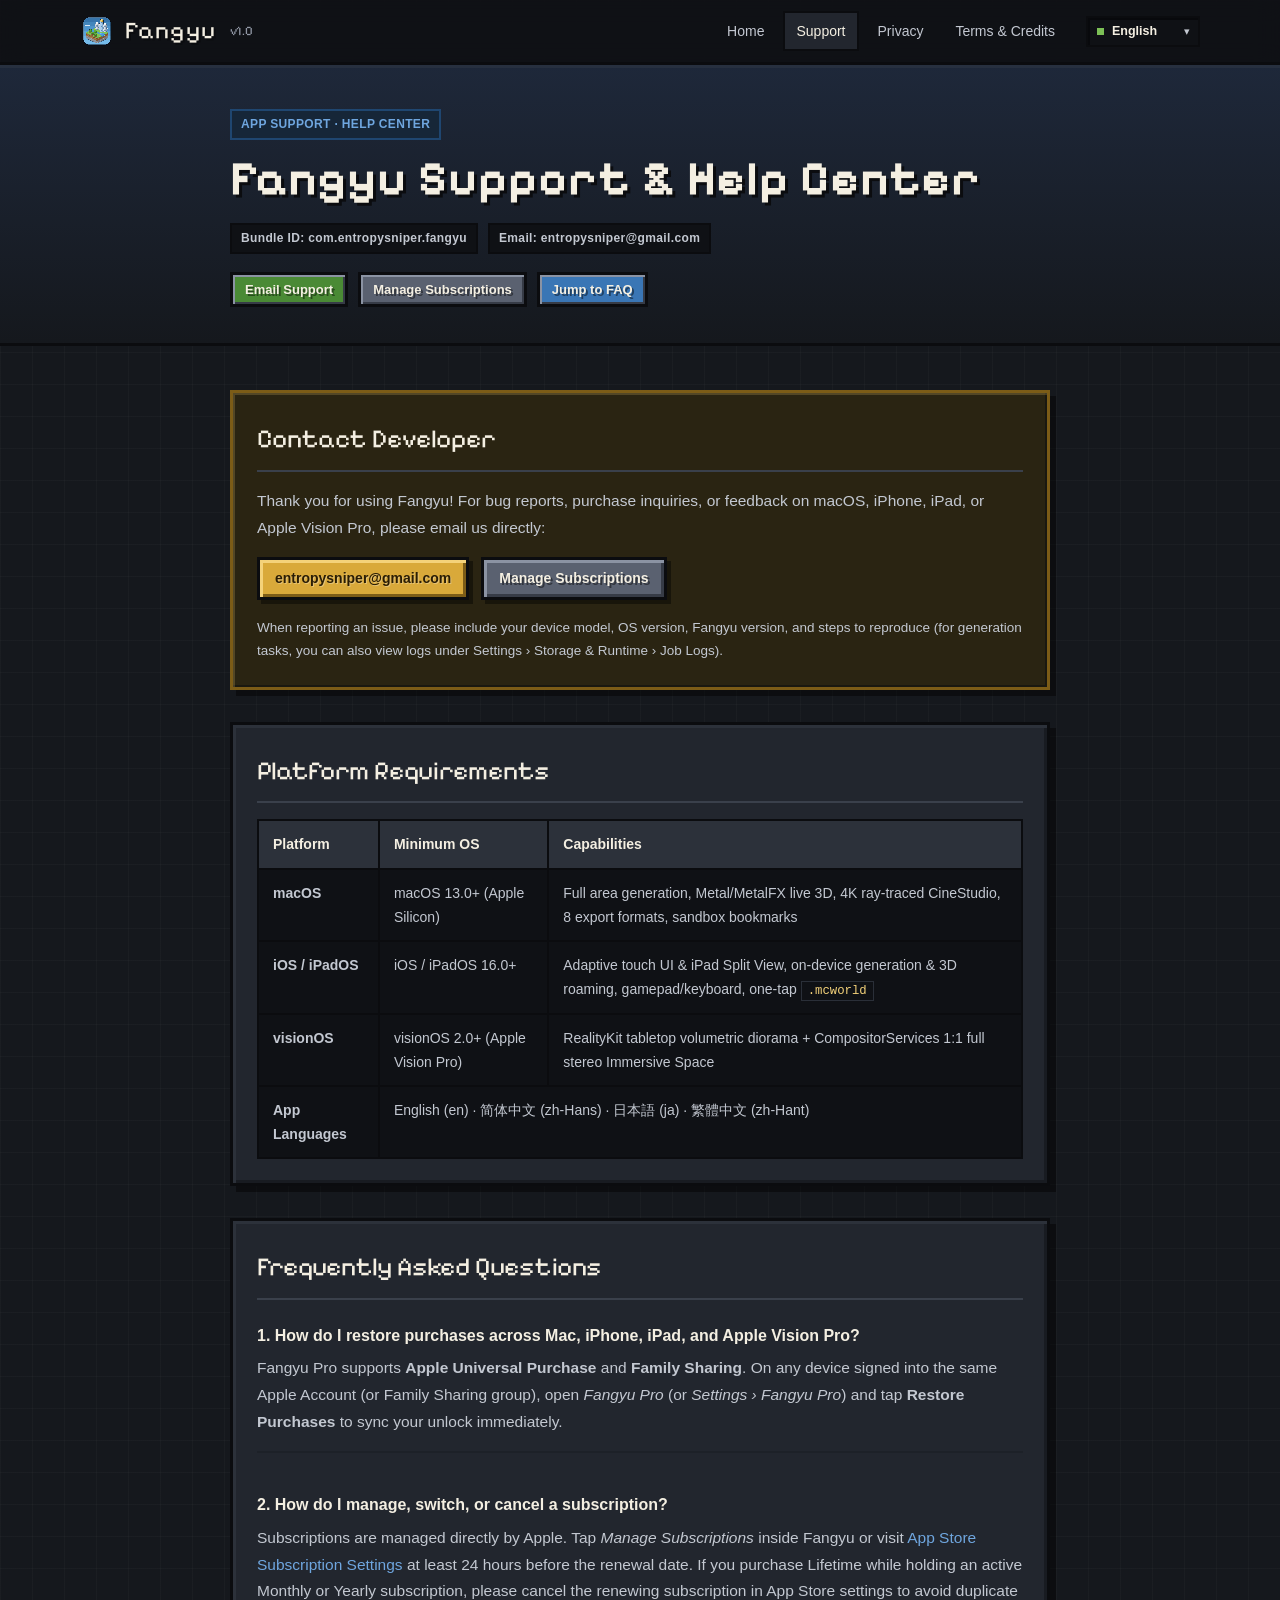
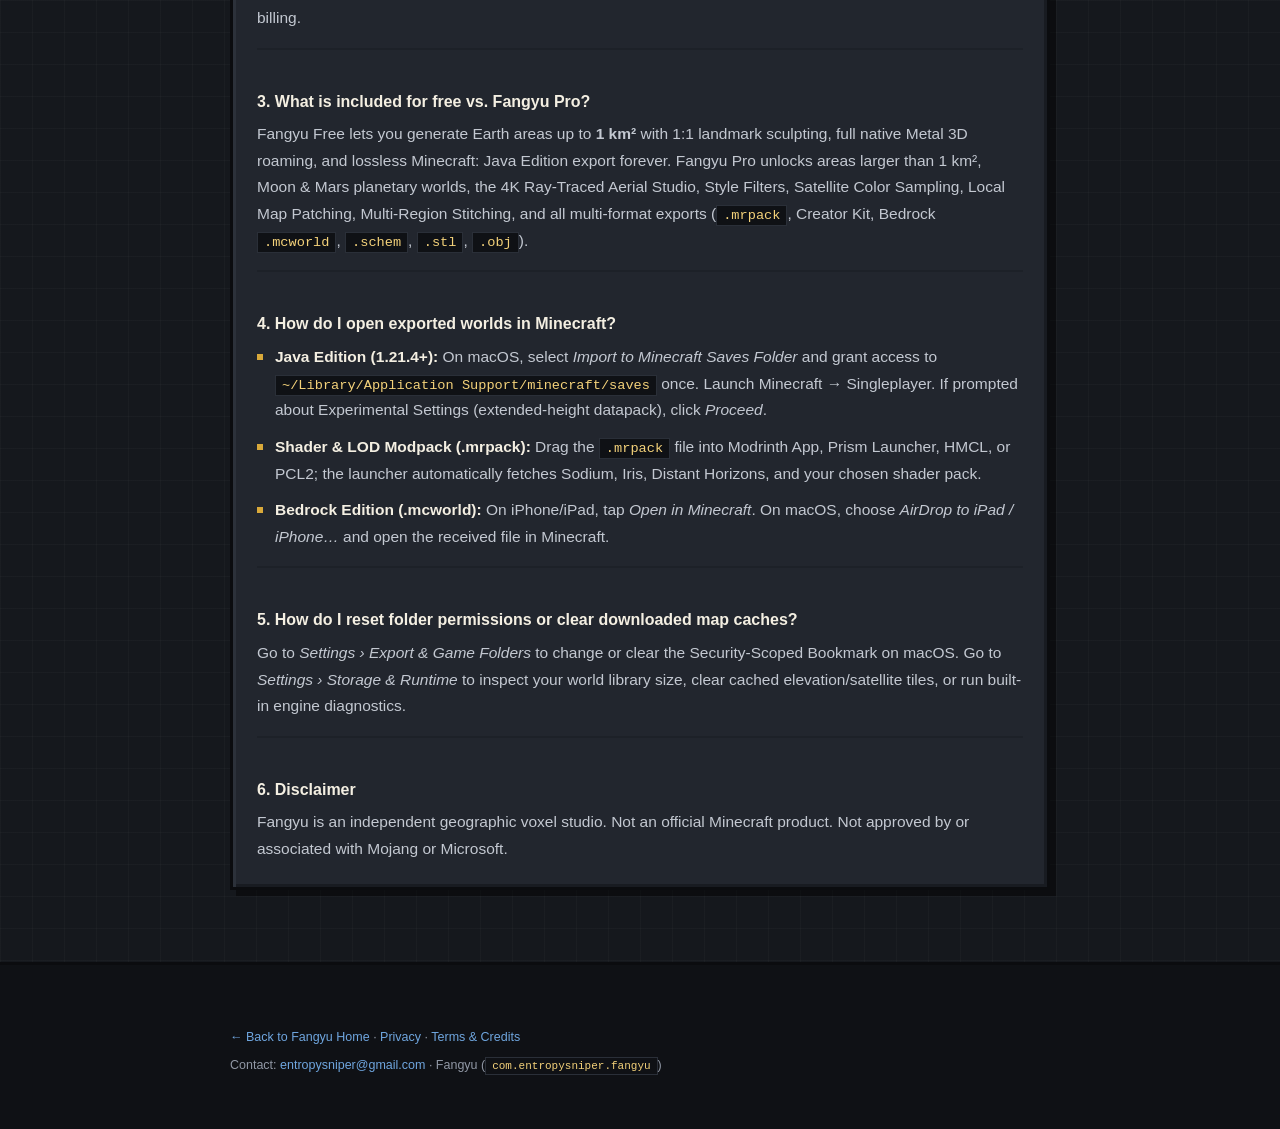
<file: support.html>
<!doctype html>
<html lang="en" data-lang="en">
<head>
  <meta charset="utf-8" />
  <meta name="viewport" content="width=device-width, initial-scale=1, viewport-fit=cover" />
  <title>Fangyu Support &amp; FAQ</title>
  <meta name="description" content="Official Fangyu support page for macOS, iPhone, iPad, and Apple Vision Pro: restore purchases, manage subscriptions, Minecraft export guides, and developer contact." />
  <meta name="theme-color" content="#15181D" />
  <link rel="icon" type="image/png" href="./assets/favicon.png" />
  <link rel="apple-touch-icon" href="./assets/apple-touch-icon.png" />
  <link rel="preconnect" href="https://fonts.googleapis.com" />
  <link rel="preconnect" href="https://fonts.gstatic.com" crossorigin />
  <link href="https://fonts.googleapis.com/css2?family=Pixelify+Sans:wght@500;700&family=ZCOOL+QingKe+HuangYou&display=swap" rel="stylesheet" />
  <link rel="stylesheet" href="./assets/fangyu.css" />
  <script src="./assets/i18n-docs.js"></script>
  <script src="./assets/site.js"></script>
</head>
<body data-page="support">

  <header class="site-nav">
    <div class="wrap nav-inner">
      <a class="brand" href="./index.html">
        <img class="brand-icon" src="./assets/app-icon-256.png" alt="Fangyu" width="34" height="34" />
        <span class="brand-name" data-t="brand.name">Fangyu</span>
        <span class="brand-sub">v1.0</span>
      </a>
      <nav class="nav-links" aria-label="Primary">
        <a href="./index.html" data-t="nav.home">Home</a>
        <a href="./support.html" class="is-active" data-t="nav.support">Support</a>
        <a href="./privacy.html" data-t="nav.privacy">Privacy</a>
        <a href="./terms.html" data-t="nav.terms">Terms &amp; Credits</a>
      </nav>
      <div class="lang-select-wrap">
        <select class="lang-select" data-lang-select aria-label="Language">
          <option value="en" selected>English</option>
          <option value="zh">简体中文</option>
          <option value="de">Deutsch</option>
          <option value="pt">Português</option>
          <option value="es">Español</option>
          <option value="ja">日本語</option>
          <option value="ko">한국어</option>
        </select>
      </div>
    </div>
  </header>

  <section class="doc-hero">
    <div class="wrap-narrow">
      <span class="px-badge px-badge-water">APP SUPPORT · HELP CENTER</span>
      <h1 data-t="sup.h1">Fangyu Support &amp; Help Center</h1>
      <div class="doc-meta">
        <span class="px-badge">Bundle ID: com.entropysniper.fangyu</span>
        <span class="px-badge">Email: entropysniper@gmail.com</span>
      </div>
      <div class="doc-jump">
        <a class="px-btn px-btn-primary px-btn-sm" href="mailto:entropysniper@gmail.com?subject=Fangyu%20Support" data-t="sup.cta_mail">Email Support</a>
        <a class="px-btn px-btn-stone px-btn-sm" href="https://apps.apple.com/account/subscriptions" target="_blank" rel="noopener" data-t="footer.manage_sub">Manage Subscriptions</a>
        <a class="px-btn px-btn-water px-btn-sm" href="#faq" data-t="sup.cta_faq">Jump to FAQ</a>
      </div>
    </div>
  </section>

  <main class="wrap-narrow doc-body">
    <!-- Direct Contact -->
    <section class="px-panel-gold doc-section">
      <h2 data-t="sup.contact.h2">Contact Developer</h2>
      <p data-t="sup.contact.p1">Thank you for using Fangyu! For bug reports, purchase inquiries, or feedback on macOS, iPhone, iPad, or Apple Vision Pro, please email us directly:</p>
      <div style="display: flex; flex-wrap: wrap; gap: 12px; align-items: center;">
        <a class="px-btn px-btn-gold" href="mailto:entropysniper@gmail.com?subject=Fangyu%20Support">entropysniper@gmail.com</a>
        <a class="px-btn px-btn-stone" href="https://apps.apple.com/account/subscriptions" target="_blank" rel="noopener" data-t="footer.manage_sub">Manage Subscriptions</a>
      </div>
      <p style="font-size: 13.5px;" data-t="sup.contact.tip">When reporting an issue, please include your device model, OS version, Fangyu version, and steps to reproduce (for generation tasks, you can also view logs under Settings › Storage &amp; Runtime › Job Logs).</p>
    </section>

    <!-- Platform Requirements -->
    <section class="px-panel doc-section">
      <h2 data-t="sup.plat.h2">Platform Requirements</h2>
      <div class="data-table-wrap">
        <table class="data-table">
          <thead>
            <tr>
              <th data-t="sup.tbl.p">Platform</th>
              <th data-t="sup.tbl.os">Minimum OS</th>
              <th data-t="sup.tbl.cap">Capabilities</th>
            </tr>
          </thead>
          <tbody>
            <tr>
              <td><strong>macOS</strong></td>
              <td>macOS 13.0+ (Apple Silicon)</td>
              <td data-t="sup.tbl.mac">Full area generation, Metal/MetalFX live 3D, 4K ray-traced CineStudio, 8 export formats, sandbox bookmarks</td>
            </tr>
            <tr>
              <td><strong>iOS / iPadOS</strong></td>
              <td>iOS / iPadOS 16.0+</td>
              <td data-t-html="sup.tbl.ios">Adaptive touch UI &amp; iPad Split View, on-device generation &amp; 3D roaming, gamepad/keyboard, one-tap <code>.mcworld</code></td>
            </tr>
            <tr>
              <td><strong>visionOS</strong></td>
              <td>visionOS 2.0+ (Apple Vision Pro)</td>
              <td data-t="sup.tbl.vis">RealityKit tabletop volumetric diorama + CompositorServices 1:1 full stereo Immersive Space</td>
            </tr>
            <tr>
              <td><strong data-t="sup.tbl.lang_k">App Languages</strong></td>
              <td colspan="2">English (en) · 简体中文 (zh-Hans) · 日本語 (ja) · 繁體中文 (zh-Hant)</td>
            </tr>
          </tbody>
        </table>
      </div>
    </section>

    <!-- FAQ -->
    <article class="px-panel doc-section" id="faq">
      <h2 data-t="sup.faq.h2">Frequently Asked Questions</h2>

      <div class="faq-item">
        <h3 data-t="sup.q1.t">1. How do I restore purchases across Mac, iPhone, iPad, and Apple Vision Pro?</h3>
        <p data-t-html="sup.q1.p">Fangyu Pro supports <strong>Apple Universal Purchase</strong> and <strong>Family Sharing</strong>. On any device signed into the same Apple Account (or Family Sharing group), open <em>Fangyu Pro</em> (or <em>Settings › Fangyu Pro</em>) and tap <strong>Restore Purchases</strong> to sync your unlock immediately.</p>
      </div>

      <div class="faq-item">
        <h3 data-t="sup.q2.t">2. How do I manage, switch, or cancel a subscription?</h3>
        <p data-t-html="sup.q2.p">Subscriptions are managed directly by Apple. Tap <em>Manage Subscriptions</em> inside Fangyu or visit <a href="https://apps.apple.com/account/subscriptions" target="_blank" rel="noopener">App Store Subscription Settings</a> at least 24 hours before the renewal date. If you purchase Lifetime while holding an active Monthly or Yearly subscription, please cancel the renewing subscription in App Store settings to avoid duplicate billing.</p>
      </div>

      <div class="faq-item">
        <h3 data-t="sup.q3.t">3. What is included for free vs. Fangyu Pro?</h3>
        <p data-t-html="sup.q3.p">Fangyu Free lets you generate Earth areas up to <strong>1 km²</strong> with 1:1 landmark sculpting, full native Metal 3D roaming, and lossless Minecraft: Java Edition export forever. Fangyu Pro unlocks areas larger than 1 km², Moon &amp; Mars planetary worlds, the 4K Ray-Traced Aerial Studio, Style Filters, Satellite Color Sampling, Local Map Patching, Multi-Region Stitching, and all multi-format exports (<code>.mrpack</code>, Creator Kit, Bedrock <code>.mcworld</code>, <code>.schem</code>, <code>.stl</code>, <code>.obj</code>).</p>
      </div>

      <div class="faq-item">
        <h3 data-t="sup.q4.t">4. How do I open exported worlds in Minecraft?</h3>
        <ul class="doc-list">
          <li data-t-html="sup.q4.1"><strong>Java Edition (1.21.4+):</strong> On macOS, select <em>Import to Minecraft Saves Folder</em> and grant access to <code>~/Library/Application Support/minecraft/saves</code> once. Launch Minecraft → Singleplayer. If prompted about Experimental Settings (extended-height datapack), click <em>Proceed</em>.</li>
          <li data-t-html="sup.q4.2"><strong>Shader &amp; LOD Modpack (.mrpack):</strong> Drag the <code>.mrpack</code> file into Modrinth App, Prism Launcher, HMCL, or PCL2; the launcher automatically fetches Sodium, Iris, Distant Horizons, and your chosen shader pack.</li>
          <li data-t-html="sup.q4.3"><strong>Bedrock Edition (.mcworld):</strong> On iPhone/iPad, tap <em>Open in Minecraft</em>. On macOS, choose <em>AirDrop to iPad / iPhone…</em> and open the received file in Minecraft.</li>
        </ul>
      </div>

      <div class="faq-item">
        <h3 data-t="sup.q5.t">5. How do I reset folder permissions or clear downloaded map caches?</h3>
        <p data-t-html="sup.q5.p">Go to <em>Settings › Export &amp; Game Folders</em> to change or clear the Security-Scoped Bookmark on macOS. Go to <em>Settings › Storage &amp; Runtime</em> to inspect your world library size, clear cached elevation/satellite tiles, or run built-in engine diagnostics.</p>
      </div>

      <div class="faq-item">
        <h3 data-t="sup.q6.t">6. Disclaimer</h3>
        <p data-t="sup.q6.p">Fangyu is an independent geographic voxel studio. Not an official Minecraft product. Not approved by or associated with Mojang or Microsoft.</p>
      </div>
    </article>
  </main>

  <footer class="site-footer">
    <div class="wrap-narrow footer-bottom">
      <p><a href="./index.html" data-t="footer.back_home">← Back to Fangyu Home</a> · <a href="./privacy.html" data-t="nav.privacy">Privacy</a> · <a href="./terms.html" data-t="nav.terms">Terms &amp; Credits</a></p>
      <p>Contact: <a href="mailto:entropysniper@gmail.com">entropysniper@gmail.com</a> · Fangyu (<code>com.entropysniper.fangyu</code>)</p>
    </div>
  </footer>

</body>
</html>
</file>
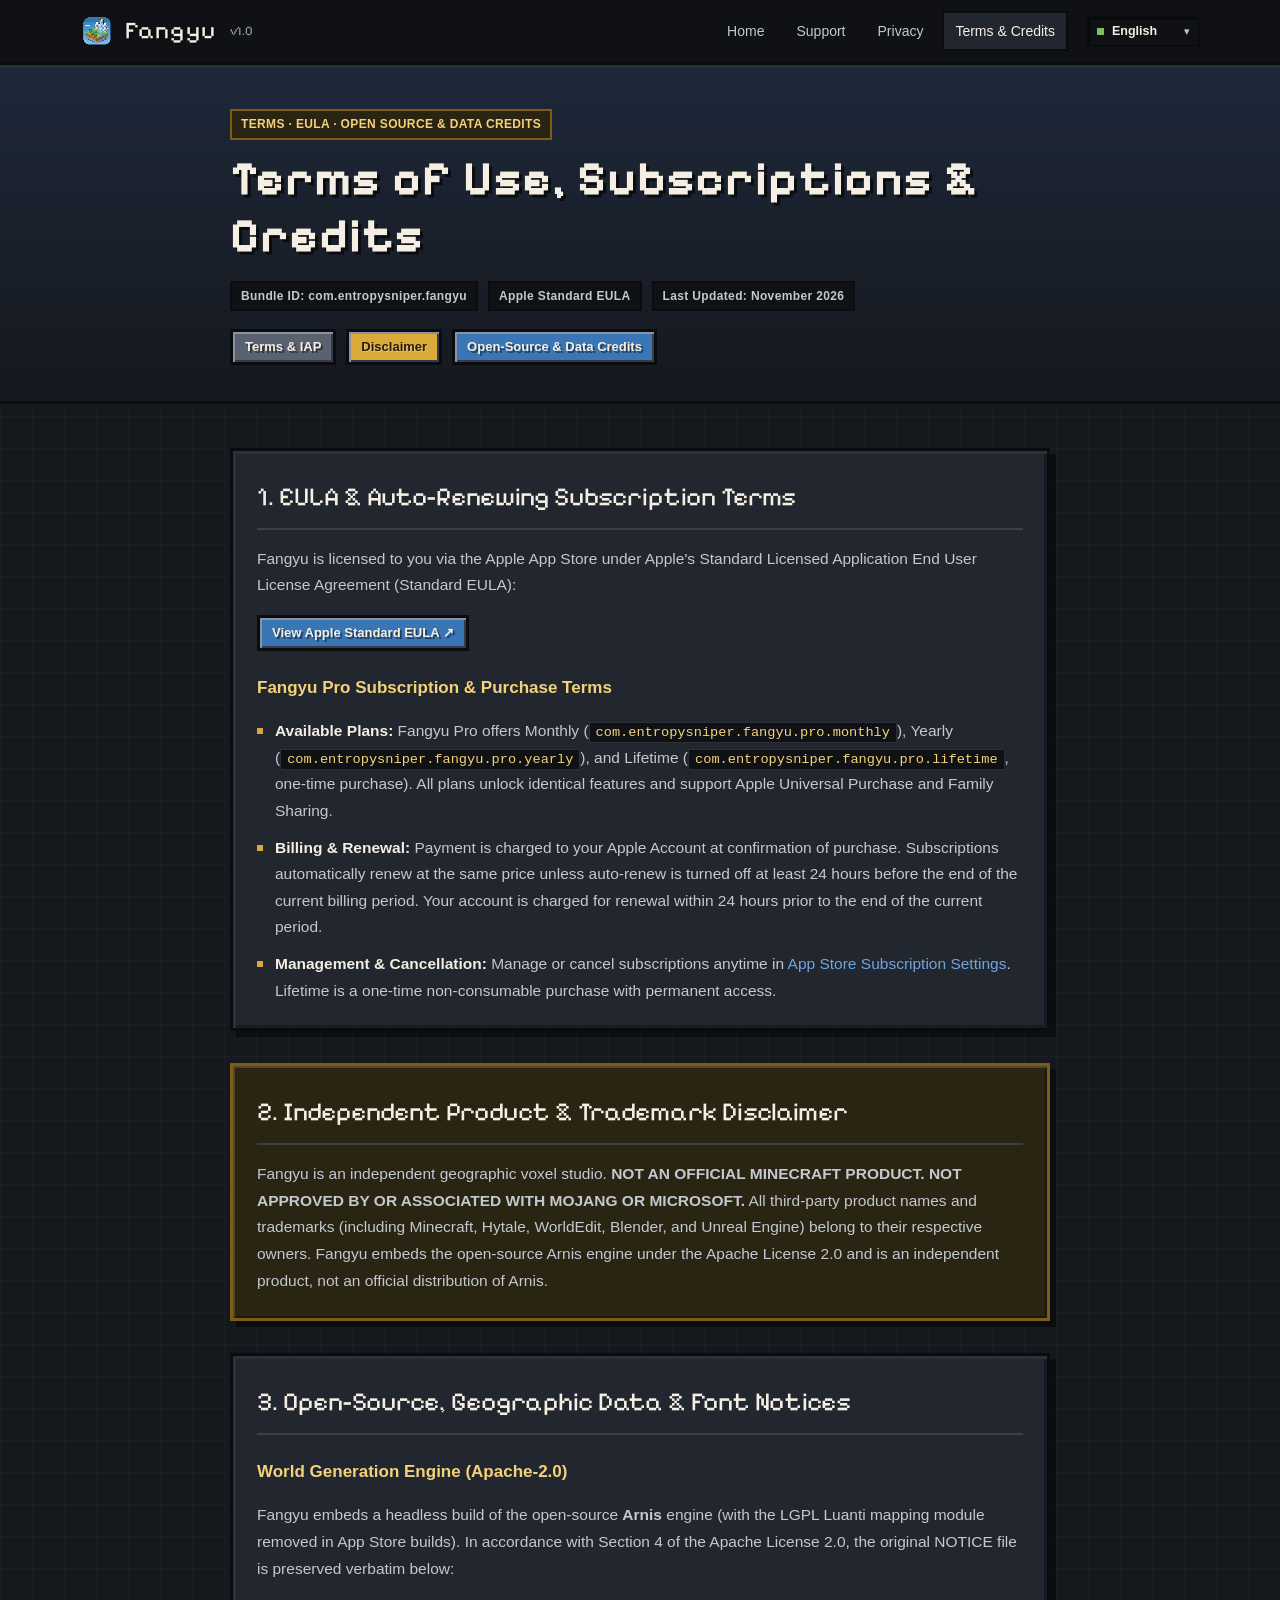
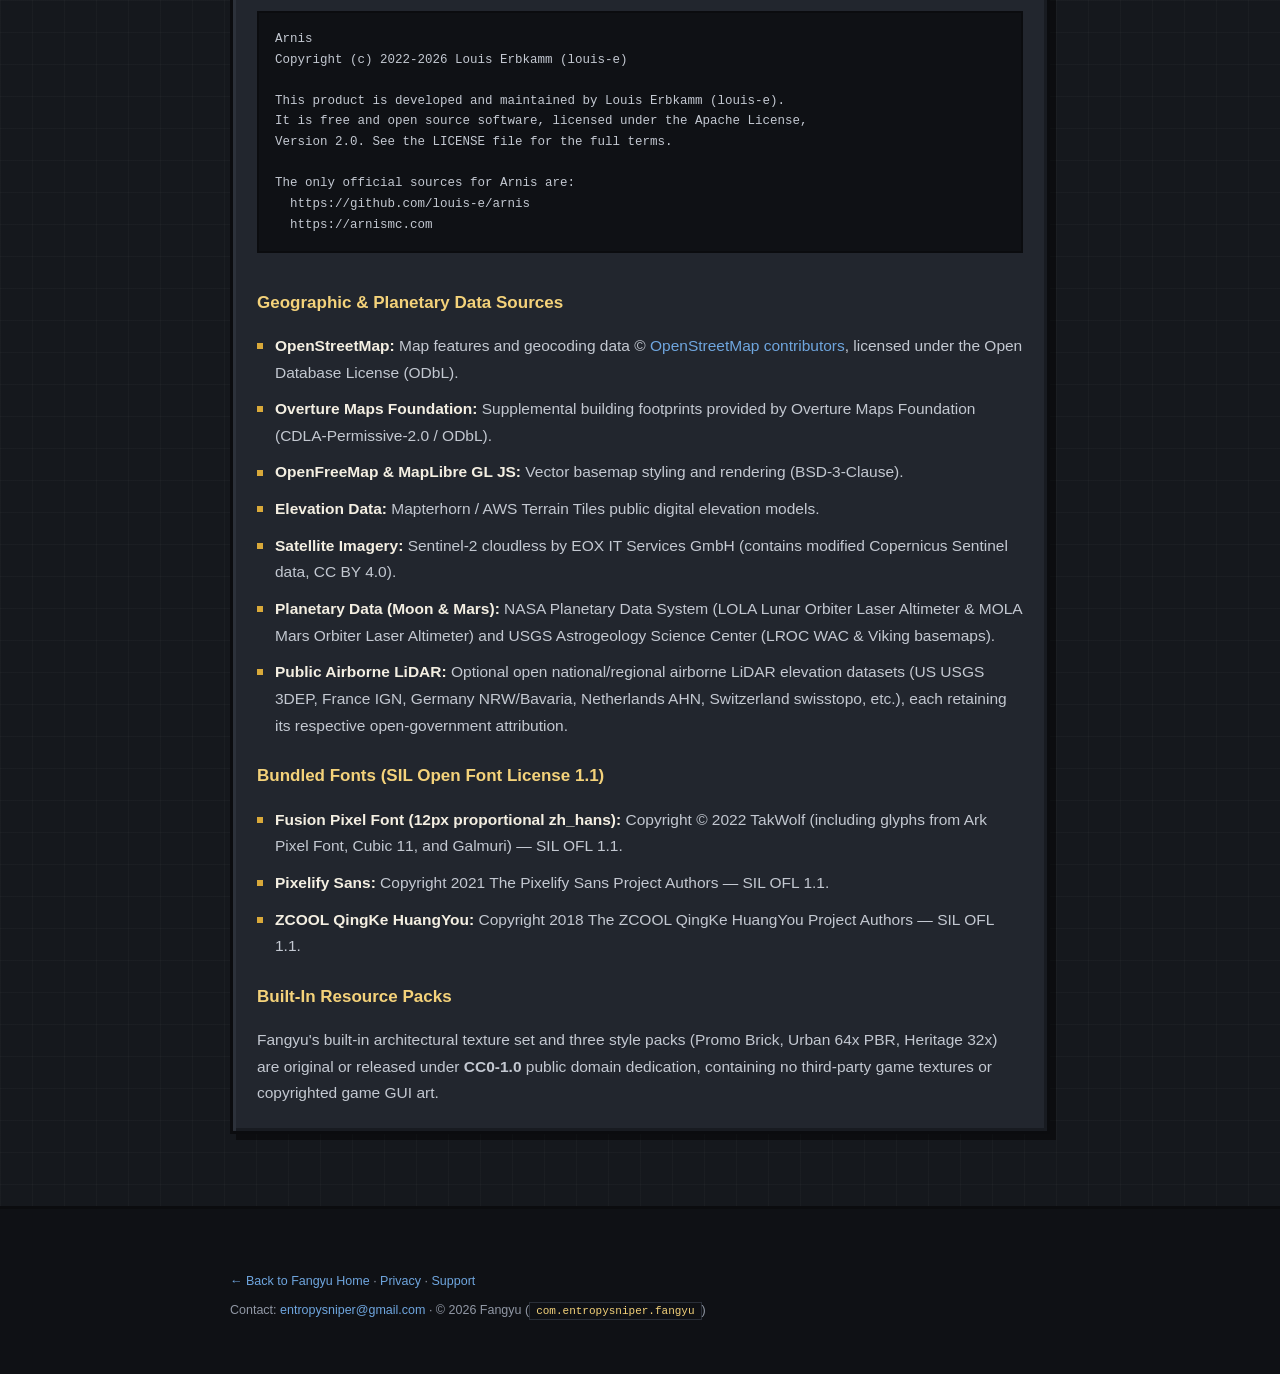
<file: terms.html>
<!doctype html>
<html lang="en" data-lang="en">
<head>
  <meta charset="utf-8" />
  <meta name="viewport" content="width=device-width, initial-scale=1, viewport-fit=cover" />
  <title>Fangyu Terms of Use, Subscriptions &amp; Credits</title>
  <meta name="description" content="Fangyu Terms of Use (Apple Standard EULA), auto-renewing subscription terms, Mojang/Microsoft non-affiliation notice, Arnis Apache-2.0 NOTICE, geographic data attributions, and SIL OFL 1.1 font licenses." />
  <meta name="theme-color" content="#15181D" />
  <link rel="icon" type="image/png" href="./assets/favicon.png" />
  <link rel="apple-touch-icon" href="./assets/apple-touch-icon.png" />
  <link rel="preconnect" href="https://fonts.googleapis.com" />
  <link rel="preconnect" href="https://fonts.gstatic.com" crossorigin />
  <link href="https://fonts.googleapis.com/css2?family=Pixelify+Sans:wght@500;700&family=ZCOOL+QingKe+HuangYou&display=swap" rel="stylesheet" />
  <link rel="stylesheet" href="./assets/fangyu.css" />
  <script src="./assets/i18n-docs.js"></script>
  <script src="./assets/site.js"></script>
</head>
<body data-page="terms">

  <header class="site-nav">
    <div class="wrap nav-inner">
      <a class="brand" href="./index.html">
        <img class="brand-icon" src="./assets/app-icon-256.png" alt="Fangyu" width="34" height="34" />
        <span class="brand-name" data-t="brand.name">Fangyu</span>
        <span class="brand-sub">v1.0</span>
      </a>
      <nav class="nav-links" aria-label="Primary">
        <a href="./index.html" data-t="nav.home">Home</a>
        <a href="./support.html" data-t="nav.support">Support</a>
        <a href="./privacy.html" data-t="nav.privacy">Privacy</a>
        <a href="./terms.html" class="is-active" data-t="nav.terms">Terms &amp; Credits</a>
      </nav>
      <div class="lang-select-wrap">
        <select class="lang-select" data-lang-select aria-label="Language">
          <option value="en" selected>English</option>
          <option value="zh">简体中文</option>
          <option value="de">Deutsch</option>
          <option value="pt">Português</option>
          <option value="es">Español</option>
          <option value="ja">日本語</option>
          <option value="ko">한국어</option>
        </select>
      </div>
    </div>
  </header>

  <section class="doc-hero">
    <div class="wrap-narrow">
      <span class="px-badge px-badge-gold">TERMS · EULA · OPEN SOURCE &amp; DATA CREDITS</span>
      <h1 data-t="trm.h1">Terms of Use, Subscriptions &amp; Credits</h1>
      <div class="doc-meta">
        <span class="px-badge">Bundle ID: com.entropysniper.fangyu</span>
        <span class="px-badge">Apple Standard EULA</span>
        <span class="px-badge" data-t="priv.updated">Last Updated: November 2026</span>
      </div>
      <div class="doc-jump">
        <a class="px-btn px-btn-stone px-btn-sm" href="#eula" data-t="trm.j1">Terms &amp; IAP</a>
        <a class="px-btn px-btn-gold px-btn-sm" href="#disclaimer" data-t="trm.j2">Disclaimer</a>
        <a class="px-btn px-btn-water px-btn-sm" href="#credits" data-t="trm.j3">Open-Source &amp; Data Credits</a>
      </div>
    </div>
  </section>

  <main class="wrap-narrow doc-body">
    <!-- EULA & Subscription Terms -->
    <section class="px-panel doc-section" id="eula">
      <h2 data-t="trm.s1.h2">1. EULA &amp; Auto-Renewing Subscription Terms</h2>
      <p data-t="trm.s1.p1">Fangyu is licensed to you via the Apple App Store under Apple's Standard Licensed Application End User License Agreement (Standard EULA):</p>
      <div>
        <a class="px-btn px-btn-water px-btn-sm" href="https://www.apple.com/legal/internet-services/itunes/dev/stdeula/" target="_blank" rel="noopener" data-t="trm.eula_btn">View Apple Standard EULA ↗</a>
      </div>

      <h3 data-t="trm.sub.h3">Fangyu Pro Subscription &amp; Purchase Terms</h3>
      <ul class="doc-list">
        <li data-t-html="trm.sub.1"><strong>Available Plans:</strong> Fangyu Pro offers Monthly (<code>com.entropysniper.fangyu.pro.monthly</code>), Yearly (<code>com.entropysniper.fangyu.pro.yearly</code>), and Lifetime (<code>com.entropysniper.fangyu.pro.lifetime</code>, one-time purchase). All plans unlock identical features and support Apple Universal Purchase and Family Sharing.</li>
        <li data-t-html="trm.sub.2"><strong>Billing &amp; Renewal:</strong> Payment is charged to your Apple Account at confirmation of purchase. Subscriptions automatically renew at the same price unless auto-renew is turned off at least 24 hours before the end of the current billing period. Your account is charged for renewal within 24 hours prior to the end of the current period.</li>
        <li data-t-html="trm.sub.3"><strong>Management &amp; Cancellation:</strong> Manage or cancel subscriptions anytime in <a href="https://apps.apple.com/account/subscriptions" target="_blank" rel="noopener">App Store Subscription Settings</a>. Lifetime is a one-time non-consumable purchase with permanent access.</li>
      </ul>
    </section>

    <!-- Non-Affiliation Disclaimer -->
    <section class="px-panel-gold doc-section" id="disclaimer">
      <h2 data-t="trm.s2.h2">2. Independent Product &amp; Trademark Disclaimer</h2>
      <p data-t-html="trm.s2.p">Fangyu is an independent geographic voxel studio. <strong>NOT AN OFFICIAL MINECRAFT PRODUCT. NOT APPROVED BY OR ASSOCIATED WITH MOJANG OR MICROSOFT.</strong> All third-party product names and trademarks (including Minecraft, Hytale, WorldEdit, Blender, and Unreal Engine) belong to their respective owners. Fangyu embeds the open-source Arnis engine under the Apache License 2.0 and is an independent product, not an official distribution of Arnis.</p>
    </section>

    <!-- Open Source & Data Attributions -->
    <section class="px-panel doc-section" id="credits">
      <h2 data-t="trm.s3.h2">3. Open-Source, Geographic Data &amp; Font Notices</h2>

      <h3 data-t="trm.eng.h3">World Generation Engine (Apache-2.0)</h3>
      <p data-t-html="trm.eng.p">Fangyu embeds a headless build of the open-source <strong>Arnis</strong> engine (with the LGPL Luanti mapping module removed in App Store builds). In accordance with Section 4 of the Apache License 2.0, the original NOTICE file is preserved verbatim below:</p>
      <pre class="notice-pre">Arnis
Copyright (c) 2022-2026 Louis Erbkamm (louis-e)

This product is developed and maintained by Louis Erbkamm (louis-e).
It is free and open source software, licensed under the Apache License,
Version 2.0. See the LICENSE file for the full terms.

The only official sources for Arnis are:
  https://github.com/louis-e/arnis
  https://arnismc.com</pre>

      <h3 data-t="trm.geo.h3">Geographic &amp; Planetary Data Sources</h3>
      <ul class="doc-list">
        <li><strong>OpenStreetMap:</strong> Map features and geocoding data © <a href="https://www.openstreetmap.org/copyright" target="_blank" rel="noopener">OpenStreetMap contributors</a>, licensed under the Open Database License (ODbL).</li>
        <li><strong>Overture Maps Foundation:</strong> Supplemental building footprints provided by Overture Maps Foundation (CDLA-Permissive-2.0 / ODbL).</li>
        <li><strong>OpenFreeMap &amp; MapLibre GL JS:</strong> Vector basemap styling and rendering (BSD-3-Clause).</li>
        <li><strong>Elevation Data:</strong> Mapterhorn / AWS Terrain Tiles public digital elevation models.</li>
        <li><strong>Satellite Imagery:</strong> Sentinel-2 cloudless by EOX IT Services GmbH (contains modified Copernicus Sentinel data, CC BY 4.0).</li>
        <li><strong>Planetary Data (Moon &amp; Mars):</strong> NASA Planetary Data System (LOLA Lunar Orbiter Laser Altimeter &amp; MOLA Mars Orbiter Laser Altimeter) and USGS Astrogeology Science Center (LROC WAC &amp; Viking basemaps).</li>
        <li><strong>Public Airborne LiDAR:</strong> Optional open national/regional airborne LiDAR elevation datasets (US USGS 3DEP, France IGN, Germany NRW/Bavaria, Netherlands AHN, Switzerland swisstopo, etc.), each retaining its respective open-government attribution.</li>
      </ul>

      <h3 data-t="trm.fnt.h3">Bundled Fonts (SIL Open Font License 1.1)</h3>
      <ul class="doc-list">
        <li><strong>Fusion Pixel Font (12px proportional zh_hans):</strong> Copyright © 2022 TakWolf (including glyphs from Ark Pixel Font, Cubic 11, and Galmuri) — SIL OFL 1.1.</li>
        <li><strong>Pixelify Sans:</strong> Copyright 2021 The Pixelify Sans Project Authors — SIL OFL 1.1.</li>
        <li><strong>ZCOOL QingKe HuangYou:</strong> Copyright 2018 The ZCOOL QingKe HuangYou Project Authors — SIL OFL 1.1.</li>
      </ul>

      <h3 data-t="trm.pack.h3">Built-In Resource Packs</h3>
      <p data-t-html="trm.pack.p">Fangyu's built-in architectural texture set and three style packs (Promo Brick, Urban 64x PBR, Heritage 32x) are original or released under <strong>CC0-1.0</strong> public domain dedication, containing no third-party game textures or copyrighted game GUI art.</p>
    </section>
  </main>

  <footer class="site-footer">
    <div class="wrap-narrow footer-bottom">
      <p><a href="./index.html" data-t="footer.back_home">← Back to Fangyu Home</a> · <a href="./privacy.html" data-t="nav.privacy">Privacy</a> · <a href="./support.html" data-t="nav.support">Support</a></p>
      <p>Contact: <a href="mailto:entropysniper@gmail.com">entropysniper@gmail.com</a> · © 2026 Fangyu (<code>com.entropysniper.fangyu</code>)</p>
    </div>
  </footer>

</body>
</html>
</file>
<file: assets/fangyu.css>
/* ==========================================================================
   方舆像素 (Fangyu Pixel) — Product Homepage & App Store Compliance Stylesheet
   Tokens faithfully derived from apple/PixelCore/PixelTheme.swift
   ========================================================================== */

:root {
  /* Core surfaces */
  --bg: #15181D;
  --screen-bg: #1A1D23;
  --panel: #22262E;
  --panel-2: #2C313A;
  --well: #0F1115;
  --well-line: #2A2F38;
  --edge: #0B0C0F;
  --rule: #3A404B;
  --sep: #1D2128;

  /* Ink */
  --ink: #F4EFE2;
  --ink-2: #C3C8D1;
  --ink-3: #9198A5;

  /* Block materials */
  --stone: #5A6170;
  --stone-hi: #8B93A3;
  --stone-lo: #363B46;

  --grass: #4A8A35;
  --grass-hi: #7CC056;
  --grass-lo: #28501D;
  --grass-wash: #1F2A1A;

  --gold: #D9A93A;
  --gold-hi: #F4D27A;
  --gold-lo: #7C5C17;
  --gold-ink: #2A1D05;
  --gold-wash: #2A2412;

  --water: #3A76B5;
  --water-hi: #6FA6DF;
  --water-lo: #1F4670;
  --water-wash: #162638;

  --red: #B3443A;
  --red-hi: #E07462;
  --red-lo: #66221B;
  --red-wash: #2E1512;

  /* Typography */
  --font-display: "Pixelify Sans", -apple-system, BlinkMacSystemFont, "SF Pro Display", "Segoe UI", sans-serif;
  --font-num: "Pixelify Sans", ui-monospace, "SF Mono", Menlo, Consolas, monospace;
  --font-body: -apple-system, BlinkMacSystemFont, "SF Pro Text", "PingFang SC", "Hiragino Sans", "Apple SD Gothic Neo", "Noto Sans SC", "Yu Gothic", "Malgun Gothic", sans-serif;
  --font-mono: ui-monospace, "SF Mono", Menlo, Consolas, monospace;

  /* Metrics */
  --edge-w: 3px;
  --shadow: 6px 6px 0 rgba(0, 0, 0, 0.45);
  --shadow-sm: 4px 4px 0 rgba(0, 0, 0, 0.42);
  --max-w: 1160px;

  color-scheme: dark;
}

*, *::before, *::after {
  box-sizing: border-box;
}

html {
  scroll-behavior: smooth;
  background: var(--bg);
}

body {
  margin: 0;
  background-color: var(--bg);
  background-image:
    linear-gradient(rgba(244, 239, 226, 0.028) 1px, transparent 1px),
    linear-gradient(90deg, rgba(244, 239, 226, 0.028) 1px, transparent 1px);
  background-size: 32px 32px;
  color: var(--ink);
  font-family: var(--font-body);
  font-size: 15.5px;
  line-height: 1.72;
  -webkit-font-smoothing: antialiased;
  overflow-x: hidden;
}

h1, h2, h3, h4, p, ul, ol, dl, dd, figure {
  margin: 0;
}

ul, ol {
  padding: 0;
  list-style: none;
}

img {
  max-width: 100%;
  height: auto;
  display: block;
}

a {
  color: var(--water-hi);
  text-decoration: none;
  text-underline-offset: 3px;
}

a:hover {
  text-decoration: underline;
}

:focus-visible {
  outline: 3px solid var(--ink);
  outline-offset: 3px;
}

code {
  font-family: var(--font-mono);
  font-size: 0.88em;
  background: var(--well);
  border: 1px solid var(--well-line);
  padding: 2px 6px;
  color: var(--gold-hi);
  overflow-wrap: anywhere;
}

/* Language-tuned display typography */
html[data-lang="zh"] {
  --font-display: "ZCOOL QingKe HuangYou", "PingFang SC", "Hiragino Sans GB", "Noto Sans SC", sans-serif;
}

html[data-lang="ja"] {
  --font-display: "Hiragino Kaku Gothic ProN", "Hiragino Sans", "Yu Gothic", "Noto Sans JP", sans-serif;
}

html[data-lang="ko"] {
  --font-display: "Pixelify Sans", "Apple SD Gothic Neo", "Malgun Gothic", "Noto Sans KR", sans-serif;
}

html[data-lang="en"] .hero-title,
html[data-lang="de"] .hero-title,
html[data-lang="pt"] .hero-title,
html[data-lang="es"] .hero-title,
html[data-lang="en"] .sec-title,
html[data-lang="de"] .sec-title,
html[data-lang="pt"] .sec-title,
html[data-lang="es"] .sec-title,
html[data-lang="en"] .doc-hero h1,
html[data-lang="de"] .doc-hero h1,
html[data-lang="pt"] .doc-hero h1,
html[data-lang="es"] .doc-hero h1 {
  font-weight: 700;
  letter-spacing: 0.02em;
}

html[data-lang="ja"] .hero-title,
html[data-lang="ko"] .hero-title,
html[data-lang="ja"] .sec-title,
html[data-lang="ko"] .sec-title,
html[data-lang="ja"] .doc-hero h1,
html[data-lang="ko"] .doc-hero h1,
html[data-lang="ja"] .doc-section h2,
html[data-lang="ko"] .doc-section h2 {
  font-weight: 800;
  letter-spacing: 0.01em;
}

/* Layout container */
.wrap {
  max-width: var(--max-w);
  margin: 0 auto;
  padding-inline: max(20px, env(safe-area-inset-left, 0px));
}

.wrap-narrow {
  max-width: 860px;
  margin: 0 auto;
  padding-inline: max(20px, env(safe-area-inset-left, 0px));
}

/* ==========================================================================
   Navigation Bar
   ========================================================================== */
.site-nav {
  position: sticky;
  top: 0;
  z-index: 50;
  background: rgba(15, 17, 21, 0.88);
  backdrop-filter: blur(12px);
  -webkit-backdrop-filter: blur(12px);
  border-bottom: 3px solid var(--edge);
  box-shadow: 0 3px 0 rgba(58, 64, 75, 0.35);
}

.nav-inner {
  display: flex;
  align-items: center;
  gap: 18px;
  min-height: 62px;
  padding-block: 8px;
}

.brand {
  display: inline-flex;
  align-items: center;
  gap: 11px;
  color: var(--ink);
  text-decoration: none !important;
  flex-shrink: 0;
}

.brand-icon {
  width: 34px;
  height: 34px;
  image-rendering: pixelated;
  flex-shrink: 0;
}

.brand-name {
  font-family: var(--font-display);
  font-size: 24px;
  letter-spacing: 0.06em;
  line-height: 1;
  text-shadow: 2px 2px 0 var(--edge);
}

.brand-sub {
  font-family: var(--font-num);
  font-size: 13px;
  color: var(--ink-3);
  letter-spacing: 0.04em;
  margin-left: 2px;
}

.nav-links {
  display: flex;
  align-items: center;
  gap: 6px;
  margin-left: auto;
  flex-wrap: wrap;
}

.nav-links a {
  color: var(--ink-2);
  font-size: 14px;
  font-weight: 500;
  padding: 6px 11px;
  border: 2px solid transparent;
  transition: color 0.12s, background 0.12s, border-color 0.12s;
  white-space: nowrap;
}

.nav-links a:hover,
.nav-links a.is-active {
  color: var(--ink);
  background: var(--panel);
  border-color: var(--edge);
  text-decoration: none;
}

.lang-select-wrap {
  position: relative;
  display: inline-flex;
  align-items: center;
  flex-shrink: 0;
  border: 2px solid var(--edge);
  background: var(--well);
  box-shadow: inset 2px 2px 0 rgba(0, 0, 0, 0.45);
}

.lang-select-wrap::before {
  content: "";
  width: 7px;
  height: 7px;
  background: var(--grass-hi);
  margin-left: 9px;
  flex-shrink: 0;
  pointer-events: none;
}

.lang-select-wrap::after {
  content: "▾";
  position: absolute;
  right: 8px;
  font-size: 11px;
  color: var(--ink-2);
  pointer-events: none;
}

.lang-select {
  appearance: none;
  -webkit-appearance: none;
  border: 0;
  background: transparent;
  color: var(--ink);
  font-family: var(--font-body);
  font-size: 12.5px;
  font-weight: 600;
  padding: 6px 24px 6px 8px;
  cursor: pointer;
  line-height: 1.2;
}

.lang-select:hover {
  background: rgba(255, 255, 255, 0.04);
}

.lang-select option {
  background: #1A1D23;
  color: #F4EFE2;
}

/* ==========================================================================
   Pixel UI Primitives (Panels, Buttons, Badges, Wells)
   ========================================================================== */
.px-panel {
  background: var(--panel);
  border: var(--edge-w) solid var(--edge);
  box-shadow:
    inset 3px 3px 0 var(--panel-2),
    inset -3px -3px 0 #181B21,
    var(--shadow);
  padding: 24px;
}

.px-panel-flat {
  background: var(--panel);
  border: var(--edge-w) solid var(--edge);
  box-shadow:
    inset 2px 2px 0 var(--panel-2),
    inset -2px -2px 0 #181B21;
  padding: 20px;
}

.px-panel-gold {
  background: var(--gold-wash);
  border: var(--edge-w) solid var(--gold-lo);
  box-shadow:
    inset 2px 2px 0 rgba(244, 210, 122, 0.2),
    inset -2px -2px 0 rgba(11, 12, 15, 0.5),
    var(--shadow);
  padding: 24px;
}

.px-well {
  background: var(--well);
  border: var(--edge-w) solid var(--edge);
  box-shadow: inset 3px 3px 0 rgba(0, 0, 0, 0.55);
  padding: 16px;
}

.px-btn {
  display: inline-flex;
  align-items: center;
  justify-content: center;
  gap: 8px;
  font-family: var(--font-body);
  font-size: 14px;
  font-weight: 600;
  line-height: 1.2;
  padding: 10px 15px;
  border: var(--edge-w) solid var(--edge);
  cursor: pointer;
  text-decoration: none !important;
  transition: transform 0.08s ease, filter 0.1s ease;
  user-select: none;
  white-space: nowrap;
}

.px-btn:hover {
  filter: brightness(1.08);
}

.px-btn:active {
  transform: translate(2px, 2px);
}

.px-btn-primary {
  background: var(--grass);
  color: var(--ink);
  box-shadow:
    inset 3px 3px 0 var(--grass-hi),
    inset -3px -3px 0 var(--grass-lo),
    var(--shadow-sm);
  text-shadow: 2px 2px 0 rgba(0, 0, 0, 0.45);
}

.px-btn-gold {
  background: var(--gold);
  color: var(--gold-ink);
  box-shadow:
    inset 3px 3px 0 var(--gold-hi),
    inset -3px -3px 0 var(--gold-lo),
    var(--shadow-sm);
  text-shadow: 1px 1px 0 rgba(255, 255, 255, 0.3);
}

.px-btn-stone {
  background: var(--stone);
  color: var(--ink);
  box-shadow:
    inset 3px 3px 0 var(--stone-hi),
    inset -3px -3px 0 var(--stone-lo),
    var(--shadow-sm);
  text-shadow: 2px 2px 0 rgba(0, 0, 0, 0.45);
}

.px-btn-water {
  background: var(--water);
  color: var(--ink);
  box-shadow:
    inset 3px 3px 0 var(--water-hi),
    inset -3px -3px 0 var(--water-lo),
    var(--shadow-sm);
  text-shadow: 2px 2px 0 rgba(0, 0, 0, 0.45);
}

.px-btn-sm {
  font-size: 13px;
  padding: 7px 12px;
  box-shadow:
    inset 2px 2px 0 var(--stone-hi),
    inset -2px -2px 0 var(--stone-lo);
}

.px-badge {
  display: inline-flex;
  align-items: center;
  gap: 6px;
  font-size: 12px;
  font-weight: 600;
  letter-spacing: 0.03em;
  padding: 3px 9px;
  border: 2px solid var(--edge);
  background: var(--well);
  color: var(--ink-2);
  white-space: nowrap;
}

.px-badge .dot {
  width: 7px;
  height: 7px;
  display: inline-block;
  flex-shrink: 0;
}

.px-badge-green {
  background: var(--grass-wash);
  border-color: var(--grass-lo);
  color: var(--grass-hi);
}

.px-badge-gold {
  background: var(--gold-wash);
  border-color: var(--gold-lo);
  color: var(--gold-hi);
}

.px-badge-water {
  background: var(--water-wash);
  border-color: var(--water-lo);
  color: var(--water-hi);
}

/* ==========================================================================
   Hero Section (Dusk Pixel Sky Bands + Interactive Voxel Diorama)
   ========================================================================== */
.hero {
  position: relative;
  padding-block: 52px 64px;
  background:
    linear-gradient(
      180deg,
      #1B2435 0%,
      #1B2435 16%,
      #223049 16%,
      #223049 32%,
      #2C3D5A 32%,
      #2C3D5A 48%,
      #3B4E6B 48%,
      #3B4E6B 62%,
      #4A5872 62%,
      #4A5872 74%,
      #242B38 74%,
      #15181D 100%
    );
  border-bottom: 3px solid var(--edge);
  overflow: hidden;
}

.hero::after {
  content: "";
  position: absolute;
  inset: 0;
  background-image:
    linear-gradient(rgba(11, 12, 15, 0.16) 1px, transparent 1px),
    linear-gradient(90deg, rgba(11, 12, 15, 0.16) 1px, transparent 1px);
  background-size: 32px 32px;
  pointer-events: none;
}

.hero-grid {
  position: relative;
  z-index: 1;
  display: grid;
  grid-template-columns: minmax(0, 1.02fr) minmax(0, 1.08fr);
  gap: 36px;
  align-items: center;
}

.hero-copy {
  display: flex;
  flex-direction: column;
  gap: 18px;
}

.hero-brand-row {
  display: flex;
  align-items: center;
  gap: 18px;
}

.hero-brand-row > div {
  min-width: 0;
}

.hero-brand-row .px-badge {
  white-space: normal;
  line-height: 1.35;
}

.hero-app-icon {
  width: 82px;
  height: 82px;
  image-rendering: pixelated;
  filter: drop-shadow(5px 5px 0 rgba(0, 0, 0, 0.48));
  flex-shrink: 0;
}

.hero-title {
  font-family: var(--font-display);
  font-size: clamp(48px, 6.2vw, 76px);
  font-weight: 400;
  line-height: 1.04;
  letter-spacing: 0.08em;
  color: var(--ink);
  text-shadow: 5px 5px 0 var(--edge);
}

.hero-title-en {
  font-family: var(--font-num);
  font-weight: 700;
  letter-spacing: 0.04em;
}

.hero-tagline {
  font-size: clamp(19px, 2.2vw, 24px);
  font-weight: 600;
  line-height: 1.4;
  color: var(--ink);
  text-shadow: 2px 2px 0 rgba(11, 12, 15, 0.85);
}

.hero-lede {
  font-size: 15.5px;
  color: #DDE2E8;
  max-width: 52ch;
  text-shadow: 1px 1px 0 rgba(11, 12, 15, 0.65);
}

.hero-platforms {
  display: flex;
  flex-wrap: wrap;
  gap: 8px;
}

.hero-actions {
  display: flex;
  flex-wrap: wrap;
  gap: 12px;
  padding-top: 4px;
}

.hero-note {
  font-size: 13px;
  color: #C3C8D1;
  border-left: 3px solid var(--gold);
  padding-left: 12px;
  background: rgba(15, 17, 21, 0.45);
  padding-block: 7px;
  padding-right: 12px;
}

/* Interactive Diorama Widget */
.diorama-shell {
  padding: 14px;
  display: flex;
  flex-direction: column;
  gap: 12px;
  background: rgba(21, 24, 29, 0.92);
}

.diorama-top {
  display: flex;
  align-items: center;
  justify-content: space-between;
  gap: 10px;
  flex-wrap: wrap;
}

.diorama-canvas-wrap {
  position: relative;
  width: 100%;
  aspect-ratio: 16 / 11;
  background: var(--well);
  border: 3px solid var(--edge);
  overflow: hidden;
  cursor: grab;
  touch-action: pan-y;
}

.diorama-canvas-wrap:active {
  cursor: grabbing;
}

.diorama-canvas-wrap canvas {
  width: 100%;
  height: 100%;
  display: block;
}

.diorama-hud-tl,
.diorama-hud-bl,
.diorama-hud-br {
  position: absolute;
  pointer-events: none;
  font-family: var(--font-mono);
  font-variant-numeric: tabular-nums;
  font-size: 11.5px;
  font-weight: 600;
  background: rgba(15, 17, 21, 0.84);
  border: 2px solid var(--edge);
  padding: 4px 9px;
  color: var(--ink);
  letter-spacing: 0.01em;
}

.diorama-hud-tl { top: 10px; left: 10px; }
.diorama-hud-bl { bottom: 10px; left: 10px; color: var(--gold-hi); }
.diorama-hud-br { bottom: 10px; right: 10px; color: var(--grass-hi); }

.diorama-controls {
  display: flex;
  flex-direction: column;
  gap: 8px;
}

.seg-row {
  display: flex;
  flex-wrap: wrap;
  gap: 6px;
  align-items: center;
}

.seg-label {
  font-size: 12px;
  font-weight: 600;
  color: var(--ink-3);
  min-width: 54px;
}

.seg-group {
  display: inline-flex;
  flex-wrap: wrap;
  border: 2px solid var(--edge);
  background: var(--well);
}

.seg-btn {
  appearance: none;
  border: 0;
  border-right: 2px solid var(--edge);
  background: transparent;
  color: var(--ink-2);
  font-family: var(--font-body);
  font-size: 12.5px;
  font-weight: 600;
  padding: 5px 10px;
  cursor: pointer;
}

.seg-btn:last-child {
  border-right: 0;
}

.seg-btn:hover {
  background: var(--panel);
  color: var(--ink);
}

.seg-btn.is-on {
  background: var(--grass);
  color: var(--ink);
  box-shadow: inset 2px 2px 0 var(--grass-hi), inset -2px -2px 0 var(--grass-lo);
}

.seg-btn.is-on-gold {
  background: var(--gold);
  color: var(--gold-ink);
  box-shadow: inset 2px 2px 0 var(--gold-hi), inset -2px -2px 0 var(--gold-lo);
}

.seg-btn.is-on-water {
  background: var(--water);
  color: var(--ink);
  box-shadow: inset 2px 2px 0 var(--water-hi), inset -2px -2px 0 var(--water-lo);
}

/* ==========================================================================
   Stats Ribbon
   ========================================================================== */
.stats-strip {
  background: var(--screen-bg);
  border-bottom: 3px solid var(--edge);
  padding-block: 22px;
}

.stats-grid {
  display: grid;
  grid-template-columns: repeat(4, minmax(0, 1fr));
  gap: 16px;
}

.stat-item {
  border-left: 3px solid var(--rule);
  padding-left: 14px;
}

.stat-num {
  font-family: var(--font-num);
  font-size: 26px;
  font-weight: 700;
  color: var(--gold-hi);
  line-height: 1.15;
}

.stat-label {
  font-size: 13px;
  color: var(--ink-2);
  margin-top: 2px;
}

/* ==========================================================================
   Content Sections
   ========================================================================== */
.sec {
  padding-block: 68px;
  border-bottom: 3px solid var(--sep);
}

.sec-alt {
  background: rgba(26, 29, 35, 0.72);
}

.sec-head {
  display: flex;
  flex-direction: column;
  gap: 10px;
  margin-bottom: 34px;
  max-width: 680px;
}

.sec-eyebrow {
  font-family: var(--font-num);
  font-size: 13px;
  font-weight: 600;
  letter-spacing: 0.12em;
  text-transform: uppercase;
  color: var(--gold-hi);
}

.sec-title {
  font-family: var(--font-display);
  font-size: clamp(28px, 3.6vw, 40px);
  font-weight: 400;
  line-height: 1.22;
  letter-spacing: 0.04em;
  text-shadow: 3px 3px 0 var(--edge);
}

.sec-desc {
  font-size: 15.5px;
  color: var(--ink-2);
}

/* 4-Step Flow */
.steps-grid {
  display: grid;
  grid-template-columns: repeat(4, minmax(0, 1fr));
  gap: 18px;
}

.step-card {
  display: flex;
  flex-direction: column;
  gap: 0;
  padding: 0;
  overflow: hidden;
}

.step-shot {
  position: relative;
  width: 100%;
  aspect-ratio: 16 / 10;
  flex-shrink: 0;
  background: var(--well);
  overflow: hidden;
}

.step-shot img {
  position: absolute;
  inset: 0;
  width: 100%;
  height: 100%;
  object-fit: cover;
  cursor: zoom-in;
  transition: transform 0.3s ease;
}

.step-card:hover .step-shot img {
  transform: scale(1.03);
}

.step-shot .step-num {
  position: absolute;
  top: 8px;
  left: 8px;
  z-index: 1;
  font-size: 16px;
  padding: 3px 9px;
  background: rgba(15, 17, 21, 0.88);
  border: 2px solid var(--edge);
  box-shadow: 2px 2px 0 rgba(0, 0, 0, 0.55);
}

.step-body {
  padding: 16px 18px 18px;
  border-top: 3px solid var(--edge);
  display: flex;
  flex-direction: column;
  gap: 8px;
  flex: 1;
}

.step-num {
  font-family: var(--font-num);
  font-size: 28px;
  font-weight: 700;
  color: var(--grass-hi);
  line-height: 1;
}

.step-card h3 {
  font-size: 17px;
  font-weight: 700;
  color: var(--ink);
}

.step-card p {
  font-size: 14px;
  color: var(--ink-2);
}

/* Visual Showcase Gallery */
.gallery-grid {
  display: grid;
  grid-template-columns: repeat(3, minmax(0, 1fr));
  gap: 20px;
}

.gallery-card {
  padding: 0;
  overflow: hidden;
  display: flex;
  flex-direction: column;
}

.gallery-img-wrap {
  position: relative;
  width: 100%;
  aspect-ratio: 16 / 10;
  flex-shrink: 0;
  background: var(--well);
  overflow: hidden;
}

.gallery-img-wrap img {
  position: absolute;
  inset: 0;
  width: 100%;
  height: 100%;
  object-fit: cover;
  cursor: zoom-in;
  transition: transform 0.35s ease;
}

.gallery-card:hover .gallery-img-wrap img {
  transform: scale(1.03);
}

.gallery-tag {
  position: absolute;
  top: 10px;
  left: 10px;
  z-index: 1;
}

.gallery-body {
  padding: 18px 20px 20px;
  border-top: 3px solid var(--edge);
  display: flex;
  flex-direction: column;
  gap: 8px;
  flex: 1;
}

.gallery-body h3 {
  font-size: 17px;
  font-weight: 700;
}

.gallery-body p {
  font-size: 14px;
  color: var(--ink-2);
}

/* Feature Bento Grid */
.features-grid {
  display: grid;
  grid-template-columns: repeat(3, minmax(0, 1fr));
  gap: 20px;
}

.feat-card {
  display: flex;
  flex-direction: column;
  gap: 0;
  padding: 0;
  overflow: hidden;
}

.feat-media {
  position: relative;
  width: 100%;
  aspect-ratio: 16 / 10;
  flex-shrink: 0;
  background: var(--well);
  overflow: hidden;
}

.feat-media img {
  position: absolute;
  inset: 0;
  width: 100%;
  height: 100%;
  object-fit: cover;
  cursor: zoom-in;
  transition: transform 0.35s ease;
}

.feat-card:hover .feat-media img {
  transform: scale(1.03);
}

.feat-body {
  padding: 18px 20px 20px;
  border-top: 3px solid var(--edge);
  display: flex;
  flex-direction: column;
  gap: 10px;
  flex: 1;
}

.feat-head {
  display: flex;
  align-items: center;
  justify-content: space-between;
  gap: 10px;
}

.feat-icon {
  width: 36px;
  height: 36px;
  display: grid;
  place-items: center;
  background: var(--well);
  border: 3px solid var(--edge);
  font-family: var(--font-num);
  font-size: 16px;
  font-weight: 700;
  color: var(--gold-hi);
  flex-shrink: 0;
}

.feat-card h3 {
  font-size: 17.5px;
  font-weight: 700;
}

.feat-card p {
  font-size: 14.5px;
  color: var(--ink-2);
}

.feat-tags {
  display: flex;
  flex-wrap: wrap;
  gap: 6px;
  margin-top: auto;
  padding-top: 6px;
}

.feat-tags span {
  font-size: 12px;
  color: var(--ink-2);
  background: var(--well);
  border: 1px solid var(--well-line);
  padding: 2px 8px;
}

/* Export Formats Grid */
.export-hero-shot {
  padding: 0;
  overflow: hidden;
  margin-bottom: 24px;
  background: var(--well);
}

.export-hero-shot img {
  width: 100%;
  height: auto;
  display: block;
  cursor: zoom-in;
  transition: transform 0.35s ease;
}

.export-hero-shot:hover img {
  transform: scale(1.012);
}

.exports-grid {
  display: grid;
  grid-template-columns: repeat(4, minmax(0, 1fr));
  gap: 16px;
}

.export-card {
  display: flex;
  flex-direction: column;
  gap: 8px;
  padding: 18px;
}

.export-ext {
  font-family: var(--font-num);
  font-size: 18px;
  font-weight: 700;
  color: var(--water-hi);
}

.export-card h3 {
  font-size: 15.5px;
  font-weight: 700;
}

.export-card p {
  font-size: 13.5px;
  color: var(--ink-2);
}

/* Apple Ecosystem Platforms */
.platforms-grid {
  display: grid;
  grid-template-columns: repeat(3, minmax(0, 1fr));
  gap: 20px;
}

.plat-card {
  display: flex;
  flex-direction: column;
  gap: 0;
  padding: 0;
  overflow: hidden;
}

.plat-media {
  position: relative;
  width: 100%;
  aspect-ratio: 16 / 10;
  flex-shrink: 0;
  background: var(--well);
  overflow: hidden;
}

.plat-media img {
  position: absolute;
  inset: 0;
  width: 100%;
  height: 100%;
  object-fit: cover;
  cursor: zoom-in;
  transition: transform 0.35s ease;
}

.plat-card:hover .plat-media img {
  transform: scale(1.03);
}

.plat-body {
  padding: 18px 20px 20px;
  border-top: 3px solid var(--edge);
  display: flex;
  flex-direction: column;
  gap: 12px;
  flex: 1;
}

.plat-req {
  font-family: var(--font-num);
  font-size: 13px;
  color: var(--water-hi);
}

/* Pixel Image Lightbox */
.fy-lightbox {
  position: fixed;
  inset: 0;
  z-index: 200;
  display: none;
  align-items: center;
  justify-content: center;
  padding: 28px;
  background: rgba(8, 10, 14, 0.88);
  backdrop-filter: blur(8px);
  -webkit-backdrop-filter: blur(8px);
}

.fy-lightbox.is-open {
  display: flex;
}

.fy-lightbox-box {
  position: relative;
  max-width: min(1280px, 94vw);
  max-height: 90vh;
  display: flex;
  flex-direction: column;
  background: var(--panel);
  border: 3px solid var(--edge);
  box-shadow: inset 2px 2px 0 var(--panel-2), 0 24px 64px rgba(0, 0, 0, 0.72);
}

.fy-lightbox-img {
  display: block;
  max-width: min(1274px, calc(94vw - 6px));
  max-height: calc(90vh - 56px);
  width: auto;
  height: auto;
  object-fit: contain;
  background: var(--well);
}

.fy-lightbox-bar {
  display: flex;
  align-items: center;
  justify-content: space-between;
  gap: 14px;
  padding: 10px 14px;
  border-top: 3px solid var(--edge);
  background: var(--screen-bg);
}

.fy-lightbox-cap {
  font-size: 13.5px;
  color: var(--ink-2);
  overflow: hidden;
  text-overflow: ellipsis;
  white-space: nowrap;
}

.fy-lightbox-close {
  flex-shrink: 0;
  font-family: var(--font-num);
  font-size: 14px;
  font-weight: 700;
  padding: 4px 10px;
  background: var(--stone);
  color: var(--ink);
  border: 2px solid var(--edge);
  cursor: pointer;
}

.fy-lightbox-close:hover {
  filter: brightness(1.12);
}

.plat-list {
  display: flex;
  flex-direction: column;
  gap: 7px;
  font-size: 14px;
  color: var(--ink-2);
}

.plat-list li {
  padding-left: 16px;
  position: relative;
}

.plat-list li::before {
  content: "";
  position: absolute;
  left: 0;
  top: 0.62em;
  width: 6px;
  height: 6px;
  background: var(--grass-hi);
}

/* Landmarks Chips */
.landmark-wall {
  display: flex;
  flex-wrap: wrap;
  gap: 8px;
}

.landmark-chip {
  font-size: 13.5px;
  background: var(--panel);
  border: 2px solid var(--edge);
  box-shadow: inset 2px 2px 0 var(--panel-2);
  padding: 6px 12px;
  color: var(--ink);
}

.landmark-chip small {
  color: var(--ink-3);
  margin-left: 6px;
  font-size: 12px;
}

/* Pricing / Fangyu Pro Section */
.pricing-layout {
  display: grid;
  grid-template-columns: minmax(0, 1fr) minmax(0, 1.35fr);
  gap: 24px;
  align-items: start;
}

.plan-cards {
  display: grid;
  grid-template-columns: repeat(3, minmax(0, 1fr));
  gap: 16px;
}

.plan-card {
  display: flex;
  flex-direction: column;
  gap: 10px;
  padding: 20px;
}

.plan-card-featured {
  background: var(--gold-wash);
  border-color: var(--gold);
  box-shadow:
    inset 3px 3px 0 rgba(244, 210, 122, 0.22),
    inset -3px -3px 0 rgba(11, 12, 15, 0.6),
    var(--shadow);
}

.plan-price {
  font-family: var(--font-num);
  font-size: 32px;
  font-weight: 700;
  color: var(--ink);
  line-height: 1.1;
}

.plan-card-featured .plan-price {
  color: var(--gold-hi);
}

.plan-price-sub {
  font-family: var(--font-num);
  font-size: 14px;
  color: var(--ink-3);
}

.check-list {
  display: flex;
  flex-direction: column;
  gap: 9px;
  font-size: 14.5px;
}

.check-list li {
  display: flex;
  gap: 10px;
  align-items: flex-start;
  color: var(--ink-2);
}

.check-mark {
  font-family: var(--font-num);
  font-weight: 700;
  color: var(--grass-hi);
  flex-shrink: 0;
  line-height: 1.5;
}

.check-mark-gold {
  color: var(--gold-hi);
}

.disclosure-box {
  margin-top: 20px;
  font-size: 13px;
  line-height: 1.72;
  color: var(--ink-3);
}

/* App Store Review / Compliance Bar */
.review-grid {
  display: grid;
  grid-template-columns: repeat(3, minmax(0, 1fr));
  gap: 18px;
}

.review-card {
  display: flex;
  flex-direction: column;
  gap: 10px;
}

.review-card h3 {
  font-size: 16.5px;
  font-weight: 700;
}

.review-card p {
  font-size: 14px;
  color: var(--ink-2);
}

.review-card .px-btn {
  margin-top: auto;
  align-self: flex-start;
}

/* ==========================================================================
   Subpages (Privacy, Support, Terms)
   ========================================================================== */
.doc-hero {
  padding-block: 44px 36px;
  background: linear-gradient(180deg, #1E283A 0%, #15181D 100%);
  border-bottom: 3px solid var(--edge);
}

.doc-hero h1 {
  font-family: var(--font-display);
  font-size: clamp(32px, 4.4vw, 48px);
  font-weight: 400;
  line-height: 1.2;
  text-shadow: 3px 3px 0 var(--edge);
  margin-top: 10px;
}

.doc-meta {
  display: flex;
  flex-wrap: wrap;
  gap: 10px;
  margin-top: 16px;
}

.doc-jump {
  display: flex;
  flex-wrap: wrap;
  gap: 10px;
  margin-top: 18px;
}

.doc-body {
  padding-block: 44px 72px;
  display: flex;
  flex-direction: column;
  gap: 32px;
}

.doc-section {
  display: flex;
  flex-direction: column;
  gap: 16px;
}

.doc-section h2 {
  font-family: var(--font-display);
  font-size: 26px;
  font-weight: 400;
  color: var(--ink);
  padding-bottom: 8px;
  border-bottom: 2px solid var(--rule);
}

.doc-section h3 {
  font-size: 17px;
  font-weight: 700;
  color: var(--gold-hi);
  margin-top: 6px;
}

.doc-section p,
.doc-section li {
  color: var(--ink-2);
}

.doc-list {
  display: flex;
  flex-direction: column;
  gap: 10px;
}

.doc-list li {
  padding-left: 18px;
  position: relative;
}

.doc-list li::before {
  content: "";
  position: absolute;
  left: 0;
  top: 0.65em;
  width: 6px;
  height: 6px;
  background: var(--gold);
}

.doc-list strong {
  color: var(--ink);
}

.data-table-wrap {
  overflow-x: auto;
}

.data-table {
  width: 100%;
  border-collapse: collapse;
  font-size: 14px;
  min-width: 540px;
}

.data-table th,
.data-table td {
  text-align: left;
  padding: 11px 14px;
  border: 2px solid var(--edge);
  vertical-align: top;
}

.data-table th {
  background: var(--panel-2);
  color: var(--ink);
  font-weight: 700;
}

.data-table td {
  background: var(--well);
  color: var(--ink-2);
}

.faq-item {
  border-bottom: 2px solid var(--sep);
  padding-bottom: 16px;
  margin-bottom: 16px;
}

.faq-item:last-child {
  border-bottom: 0;
  padding-bottom: 0;
  margin-bottom: 0;
}

.faq-item h3 {
  font-size: 16px;
  color: var(--ink);
  margin-bottom: 6px;
}

.notice-pre {
  font-family: var(--font-mono);
  font-size: 12.5px;
  line-height: 1.65;
  background: var(--well);
  border: 2px solid var(--edge);
  padding: 16px;
  color: var(--ink-2);
  overflow-x: auto;
  white-space: pre-wrap;
}

/* ==========================================================================
   Footer
   ========================================================================== */
.site-footer {
  background: var(--well);
  border-top: 3px solid var(--edge);
  padding-block: 42px 54px;
  font-size: 13.5px;
  color: var(--ink-3);
}

.footer-top {
  display: flex;
  flex-wrap: wrap;
  justify-content: space-between;
  gap: 28px;
  padding-bottom: 24px;
  border-bottom: 2px solid var(--sep);
}

.footer-brand {
  max-width: 440px;
  display: flex;
  flex-direction: column;
  gap: 10px;
}

.footer-links {
  display: flex;
  flex-wrap: wrap;
  gap: 12px 24px;
  align-items: flex-start;
}

.footer-col {
  display: flex;
  flex-direction: column;
  gap: 7px;
  min-width: 130px;
}

.footer-col h4 {
  font-size: 12.5px;
  font-weight: 700;
  letter-spacing: 0.08em;
  text-transform: uppercase;
  color: var(--ink);
  margin-bottom: 3px;
}

.footer-col a {
  color: var(--ink-2);
  font-size: 13.5px;
}

.footer-bottom {
  padding-top: 20px;
  display: flex;
  flex-direction: column;
  gap: 8px;
  font-size: 12.5px;
  line-height: 1.65;
}

/* ==========================================================================
   Responsive
   ========================================================================== */
@media (max-width: 980px) {
  .hero-grid,
  .pricing-layout {
    grid-template-columns: 1fr;
  }

  .steps-grid,
  .exports-grid,
  .stats-grid {
    grid-template-columns: repeat(2, minmax(0, 1fr));
  }

  .gallery-grid,
  .features-grid,
  .platforms-grid,
  .review-grid,
  .plan-cards {
    grid-template-columns: 1fr;
  }
}

@media (max-width: 640px) {
  .nav-inner {
    flex-wrap: wrap;
    gap: 8px 10px;
    padding-block: 10px 8px;
  }

  .brand-sub {
    display: none;
  }

  .nav-links {
    order: 3;
    flex-basis: 100%;
    width: 100%;
    margin-left: 0;
    justify-content: flex-start;
    gap: 4px;
    padding-top: 8px;
    border-top: 1px solid var(--sep);
  }

  .nav-links a {
    font-size: 13px;
    padding: 4px 8px;
  }

  .lang-select-wrap {
    margin-left: auto;
  }

  .hero {
    padding-block: 32px 44px;
  }

  .hero-app-icon {
    width: 64px;
    height: 64px;
  }

  .steps-grid,
  .exports-grid,
  .stats-grid {
    grid-template-columns: 1fr;
  }

  .px-panel {
    padding: 18px;
  }

  .px-panel.gallery-card,
  .px-panel.feat-card,
  .px-panel.plat-card,
  .px-panel.export-hero-shot {
    padding: 0;
  }

  .diorama-hud-br {
    display: none;
  }
}

@media (prefers-reduced-motion: reduce) {
  html {
    scroll-behavior: auto;
  }
  .gallery-img-wrap img {
    transition: none;
  }
}
</file>
